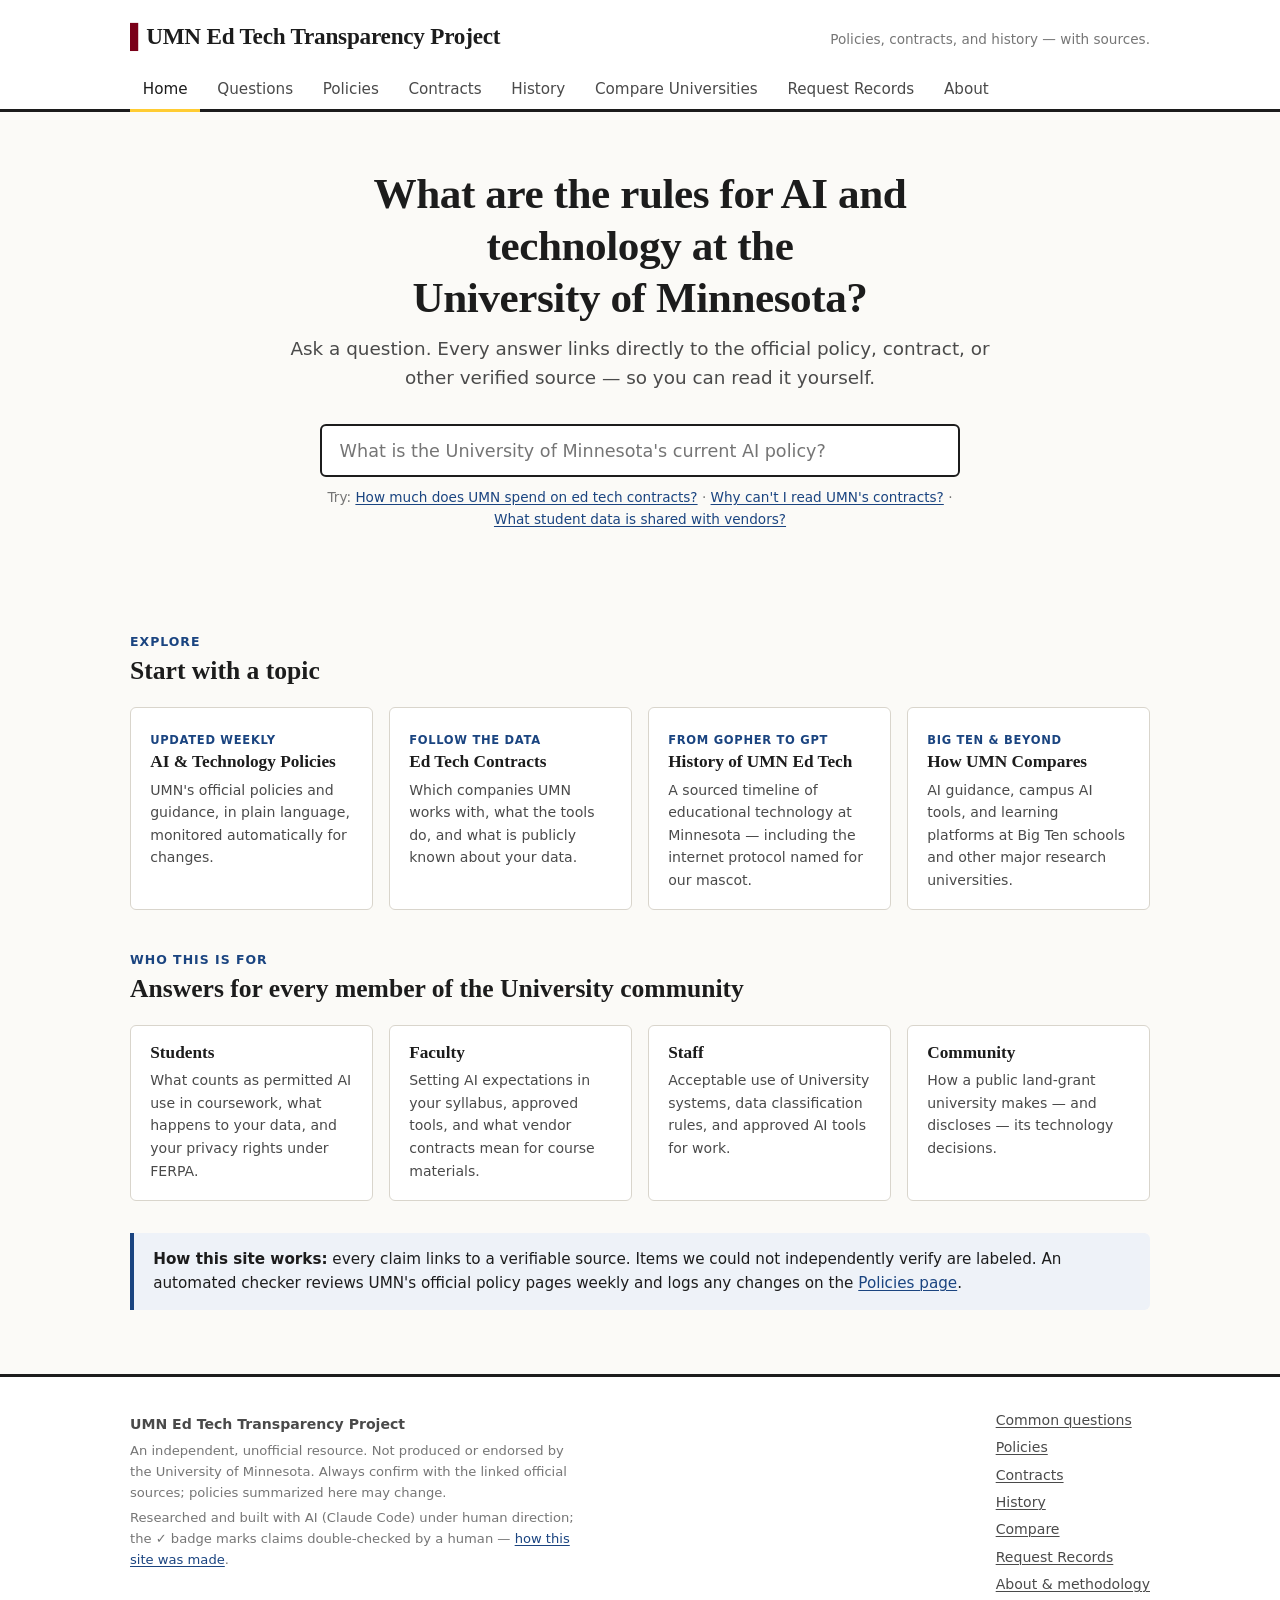
<file: index.html>
<!DOCTYPE html>
<html lang="en">
<head>
<meta charset="utf-8">
<meta name="viewport" content="width=device-width, initial-scale=1">
<title>UMN Ed Tech Transparency Project</title>
<meta name="description" content="An independent guide to the University of Minnesota's AI and technology policies, its contracts with ed tech companies, and how UMN compares with peer universities.">
<link rel="icon" href="favicon.svg" type="image/svg+xml">
<link rel="stylesheet" href="css/style.css">
</head>
<body data-base=".">
<a class="skip-link" href="#main">Skip to content</a>

<header class="site-header">
  <div class="wrap">
    <div class="masthead">
      <a class="site-title" href="index.html"><span class="tick">▌</span>UMN Ed Tech Transparency Project</a>
      <span class="site-tagline">Policies, contracts, and history — with sources.</span>
    </div>
    <nav class="site-nav" aria-label="Main">
      <a href="index.html" aria-current="page">Home</a>
      <a href="faq.html">Questions</a>
      <a href="policies.html">Policies</a>
      <a href="contracts.html">Contracts</a>
      <a href="history.html">History</a>
      <a href="compare.html">Compare Universities</a>
      <a href="records-request.html">Request Records</a>
      <a href="about.html">About</a>
    </nav>
  </div>
</header>

<main id="main">
  <section class="hero">
    <div class="wrap">
      <h1>What are the rules for AI and technology at the University&nbsp;of&nbsp;Minnesota?</h1>
      <p class="lede">Ask a question. Every answer links directly to the official policy, contract,
      or other verified source — so you can read it yourself.</p>

      <div class="search-box">
        <label class="sr-only" for="q" style="position:absolute;left:-9999px">Search policies, contracts, and history</label>
        <input class="search-input" type="search" id="q" data-search-input
               placeholder="What is the University of Minnesota's current AI policy?" autocomplete="off">
        <div class="search-results" data-search-results hidden></div>
        <p class="search-hint">Try:
          <button data-example-q="How much does UMN spend on ed tech contracts?">How much does UMN spend on ed tech contracts?</button> ·
          <button data-example-q="Why can't I read UMN's contracts with tech companies?">Why can't I read UMN's contracts?</button> ·
          <button data-example-q="What student data does UMN share with ed tech vendors?">What student data is shared with vendors?</button>
        </p>
      </div>
    </div>
  </section>

  <div class="wrap">
    <p class="section-kicker">Explore</p>
    <h2>Start with a topic</h2>
    <div class="card-grid">
      <a class="card" href="policies.html">
        <span class="card-kicker">Updated weekly</span>
        <h3>AI &amp; Technology Policies</h3>
        <p>UMN's official policies and guidance, in plain language, monitored automatically for changes.</p>
      </a>
      <a class="card" href="contracts.html">
        <span class="card-kicker">Follow the data</span>
        <h3>Ed Tech Contracts</h3>
        <p>Which companies UMN works with, what the tools do, and what is publicly known about your data.</p>
      </a>
      <a class="card" href="history.html">
        <span class="card-kicker">From Gopher to GPT</span>
        <h3>History of UMN Ed Tech</h3>
        <p>A sourced timeline of educational technology at Minnesota — including the internet protocol named for our mascot.</p>
      </a>
      <a class="card" href="compare.html">
        <span class="card-kicker">Big Ten &amp; beyond</span>
        <h3>How UMN Compares</h3>
        <p>AI guidance, campus AI tools, and learning platforms at Big Ten schools and other major research universities.</p>
      </a>
    </div>

    <p class="section-kicker">Who this is for</p>
    <h2>Answers for every member of the University community</h2>
    <div class="card-grid">
      <a class="card" href="policies.html?audience=students"><h3>Students</h3><p>What counts as permitted AI use in coursework, what happens to your data, and your privacy rights under FERPA.</p></a>
      <a class="card" href="policies.html?audience=faculty"><h3>Faculty</h3><p>Setting AI expectations in your syllabus, approved tools, and what vendor contracts mean for course materials.</p></a>
      <a class="card" href="policies.html?audience=staff"><h3>Staff</h3><p>Acceptable use of University systems, data classification rules, and approved AI tools for work.</p></a>
      <a class="card" href="policies.html?audience=community"><h3>Community</h3><p>How a public land-grant university makes — and discloses — its technology decisions.</p></a>
    </div>

    <div class="lead-banner">
      <strong>How this site works:</strong> every claim links to a verifiable source. Items we could not
      independently verify are labeled. An automated checker reviews UMN's official policy pages weekly
      and logs any changes on the <a href="policies.html">Policies page</a>.
    </div>
  </div>
</main>

<footer class="site-footer">
  <div class="wrap">
    <div>
      <p><strong>UMN Ed Tech Transparency Project</strong></p>
      <p class="disclaimer">An independent, unofficial resource. Not produced or endorsed by the
      University of Minnesota. Always confirm with the linked official sources; policies summarized
      here may change.</p>
      <p class="disclaimer">Researched and built with AI (Claude Code) under human direction;
      the ✓ badge marks claims double-checked by a human —
      <a href="about.html#how-made">how this site was made</a>.</p>
    </div>
    <nav aria-label="Footer">
      <a href="faq.html">Common questions</a>
      <a href="policies.html">Policies</a>
      <a href="contracts.html">Contracts</a>
      <a href="history.html">History</a>
      <a href="compare.html">Compare</a>
      <a href="records-request.html">Request Records</a>
      <a href="about.html">About &amp; methodology</a>
    </nav>
  </div>
</footer>

<script src="js/search.js"></script>
<script src="js/site.js"></script>
</body>
</html>
</file>
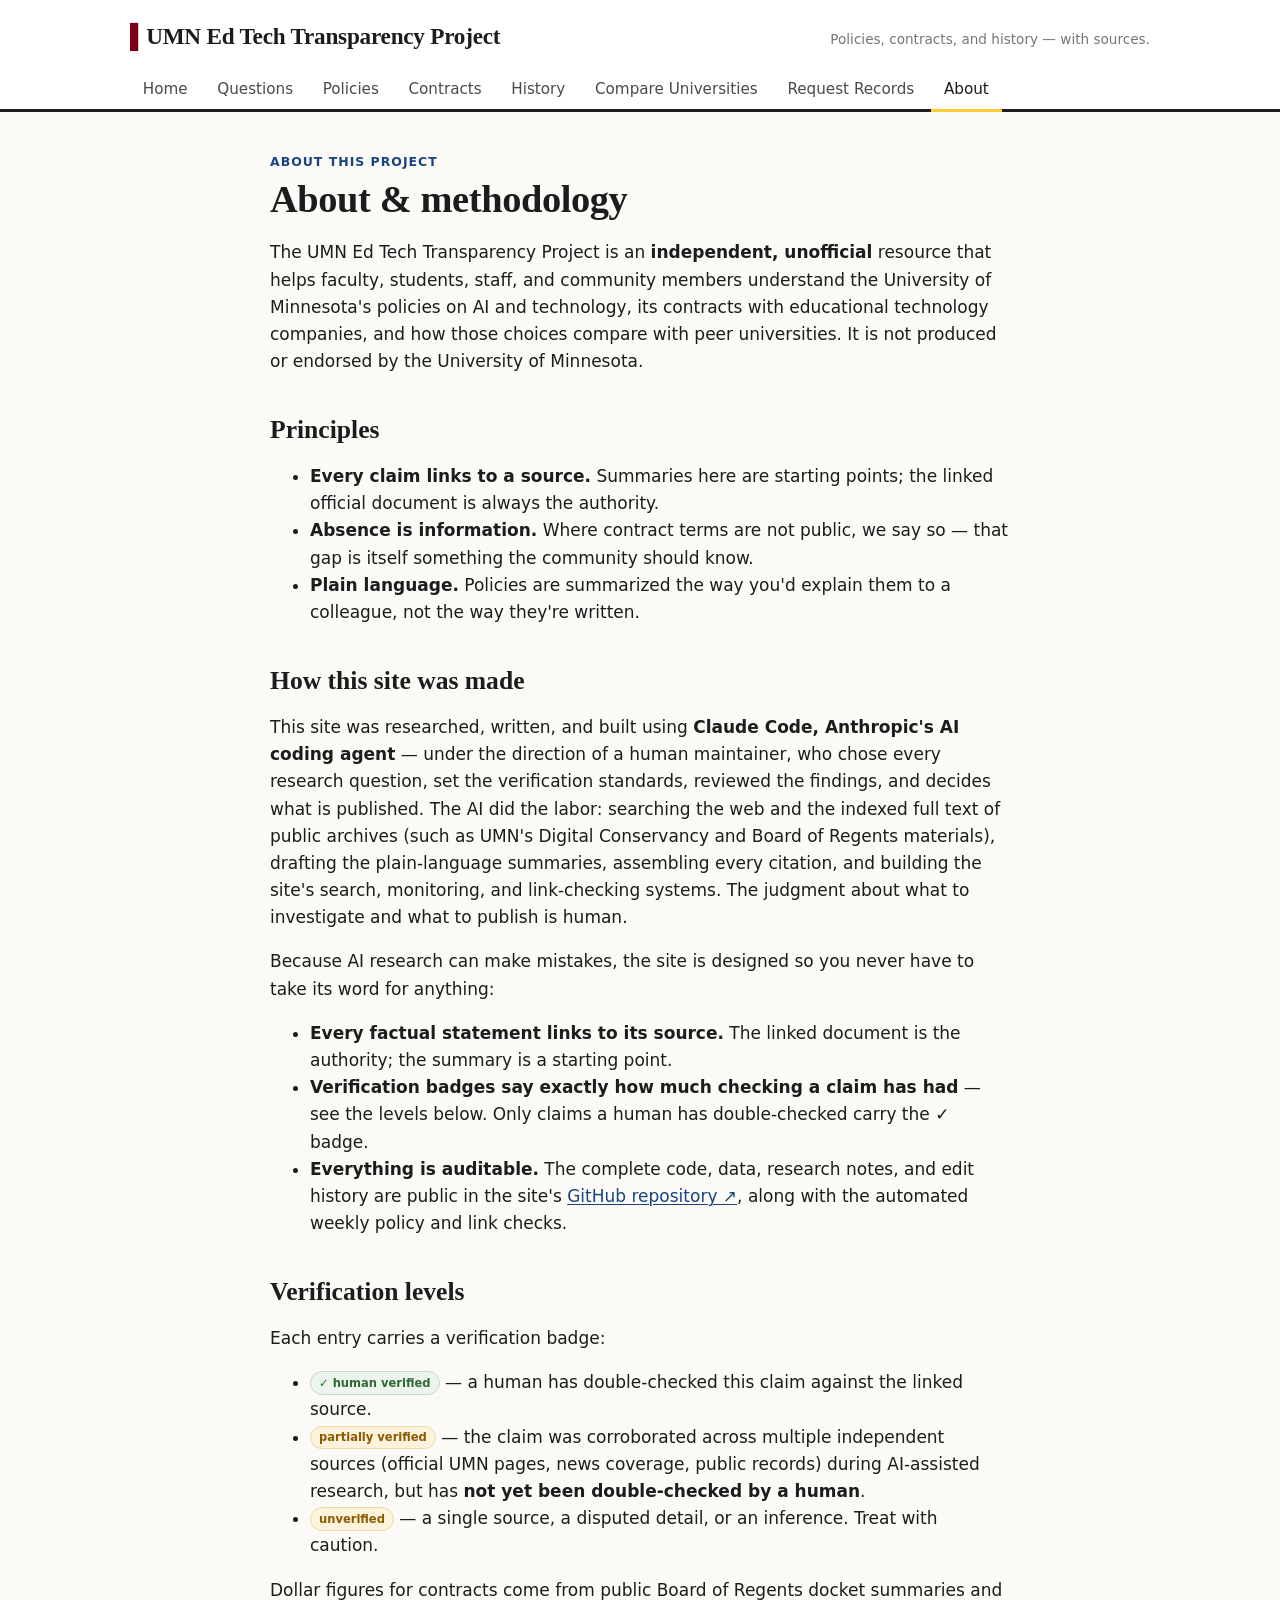
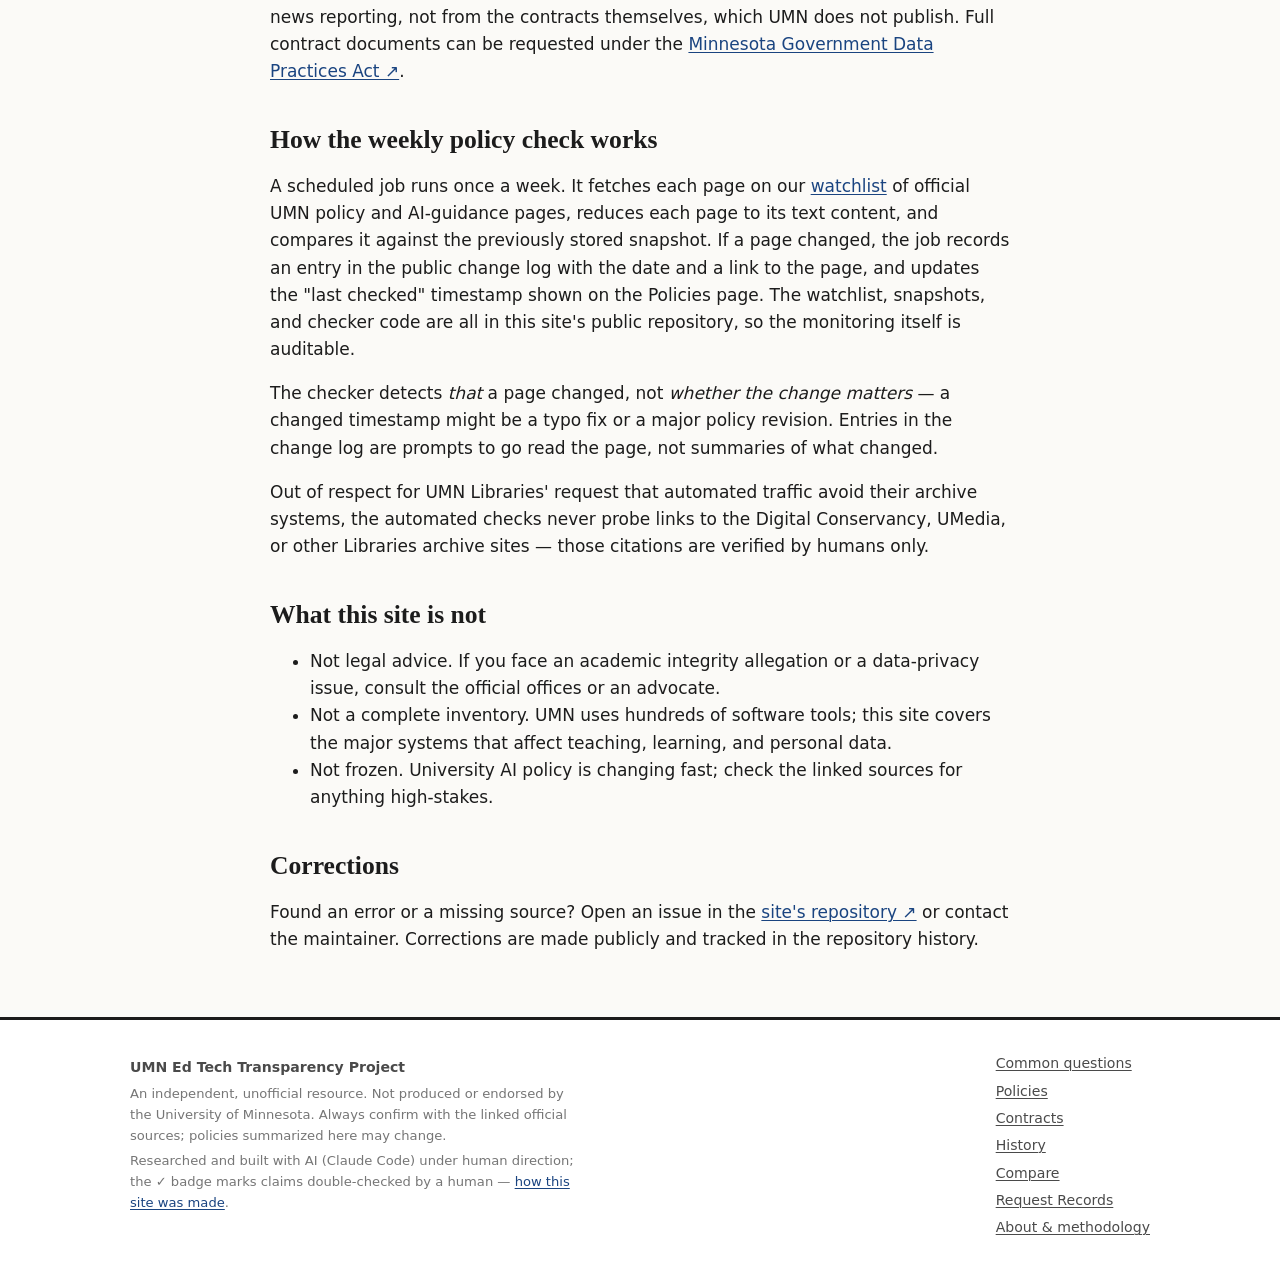
<file: about.html>
<!DOCTYPE html>
<html lang="en">
<head>
<meta charset="utf-8">
<meta name="viewport" content="width=device-width, initial-scale=1">
<title>About &amp; Methodology — UMN Ed Tech Transparency Project</title>
<meta name="description" content="What this site is, how its information is verified, and how the weekly automated policy checker works.">
<link rel="icon" href="favicon.svg" type="image/svg+xml">
<link rel="stylesheet" href="css/style.css">
</head>
<body data-base=".">
<a class="skip-link" href="#main">Skip to content</a>

<header class="site-header">
  <div class="wrap">
    <div class="masthead">
      <a class="site-title" href="index.html"><span class="tick">▌</span>UMN Ed Tech Transparency Project</a>
      <span class="site-tagline">Policies, contracts, and history — with sources.</span>
    </div>
    <nav class="site-nav" aria-label="Main">
      <a href="index.html">Home</a>
      <a href="faq.html">Questions</a>
      <a href="policies.html">Policies</a>
      <a href="contracts.html">Contracts</a>
      <a href="history.html">History</a>
      <a href="compare.html">Compare Universities</a>
      <a href="records-request.html">Request Records</a>
      <a href="about.html" aria-current="page">About</a>
    </nav>
  </div>
</header>

<main class="wrap-narrow" id="main">
  <p class="section-kicker">About this project</p>
  <h1>About &amp; methodology</h1>

  <p>The UMN Ed Tech Transparency Project is an <strong>independent, unofficial</strong> resource
  that helps faculty, students, staff, and community members understand the University of
  Minnesota's policies on AI and technology, its contracts with educational technology companies,
  and how those choices compare with peer universities. It is not produced or endorsed by the
  University of Minnesota.</p>

  <h2>Principles</h2>
  <ul>
    <li><strong>Every claim links to a source.</strong> Summaries here are starting points; the
    linked official document is always the authority.</li>
    <li><strong>Absence is information.</strong> Where contract terms are not public, we say so —
    that gap is itself something the community should know.</li>
    <li><strong>Plain language.</strong> Policies are summarized the way you'd explain them to a
    colleague, not the way they're written.</li>
  </ul>

  <h2 id="how-made">How this site was made</h2>
  <p>This site was researched, written, and built using <strong>Claude Code, Anthropic's AI coding
  agent</strong> — under the direction of a human maintainer, who chose every research question,
  set the verification standards, reviewed the findings, and decides what is published. The AI did
  the labor: searching the web and the indexed full text of public archives (such as UMN's Digital
  Conservancy and Board of Regents materials), drafting the plain-language summaries, assembling
  every citation, and building the site's search, monitoring, and link-checking systems. The
  judgment about what to investigate and what to publish is human.</p>
  <p>Because AI research can make mistakes, the site is designed so you never have to take its
  word for anything:</p>
  <ul>
    <li><strong>Every factual statement links to its source.</strong> The linked document is the
    authority; the summary is a starting point.</li>
    <li><strong>Verification badges say exactly how much checking a claim has had</strong> — see
    the levels below. Only claims a human has double-checked carry the ✓ badge.</li>
    <li><strong>Everything is auditable.</strong> The complete code, data, research notes, and
    edit history are public in the site's
    <a href="https://github.com/kgerbner/UMNEdTech" target="_blank" rel="noopener">GitHub
    repository ↗</a>, along with the automated weekly policy and link checks.</li>
  </ul>

  <h2>Verification levels</h2>
  <p>Each entry carries a verification badge:</p>
  <ul>
    <li><span class="badge badge-verified">✓ human verified</span> — a human has double-checked
    this claim against the linked source.</li>
    <li><span class="badge badge-unverified">partially verified</span> — the claim was corroborated
    across multiple independent sources (official UMN pages, news coverage, public records) during
    AI-assisted research, but has <strong>not yet been double-checked by a human</strong>.</li>
    <li><span class="badge badge-unverified">unverified</span> — a single source, a disputed
    detail, or an inference. Treat with caution.</li>
  </ul>
  <p>Dollar figures for contracts come from public Board of Regents docket summaries and news
  reporting, not from the contracts themselves, which UMN does not publish. Full contract documents
  can be requested under the
  <a href="https://www.revisor.mn.gov/statutes/cite/13" target="_blank" rel="noopener">Minnesota
  Government Data Practices Act ↗</a>.</p>

  <h2>How the weekly policy check works</h2>
  <p>A scheduled job runs once a week. It fetches each page on our
  <a href="policies.html">watchlist</a> of official UMN policy and AI-guidance pages, reduces each
  page to its text content, and compares it against the previously stored snapshot. If a page
  changed, the job records an entry in the public change log with the date and a link to the page,
  and updates the "last checked" timestamp shown on the Policies page. The watchlist, snapshots,
  and checker code are all in this site's public repository, so the monitoring itself is auditable.</p>
  <p>The checker detects <em>that</em> a page changed, not <em>whether the change matters</em> —
  a changed timestamp might be a typo fix or a major policy revision. Entries in the change log are
  prompts to go read the page, not summaries of what changed.</p>
  <p>Out of respect for UMN Libraries' request that automated traffic avoid their archive systems,
  the automated checks never probe links to the Digital Conservancy, UMedia, or other Libraries
  archive sites — those citations are verified by humans only.</p>

  <h2>What this site is not</h2>
  <ul>
    <li>Not legal advice. If you face an academic integrity allegation or a data-privacy issue,
    consult the official offices or an advocate.</li>
    <li>Not a complete inventory. UMN uses hundreds of software tools; this site covers the major
    systems that affect teaching, learning, and personal data.</li>
    <li>Not frozen. University AI policy is changing fast; check the linked sources for anything
    high-stakes.</li>
  </ul>

  <h2>Corrections</h2>
  <p>Found an error or a missing source? Open an issue in the
  <a href="https://github.com/kgerbner/UMNEdTech/issues" target="_blank" rel="noopener">site's
  repository ↗</a> or contact the maintainer. Corrections are made publicly and tracked in the
  repository history.</p>
</main>

<footer class="site-footer">
  <div class="wrap">
    <div>
      <p><strong>UMN Ed Tech Transparency Project</strong></p>
      <p class="disclaimer">An independent, unofficial resource. Not produced or endorsed by the
      University of Minnesota. Always confirm with the linked official sources; policies summarized
      here may change.</p>
      <p class="disclaimer">Researched and built with AI (Claude Code) under human direction;
      the ✓ badge marks claims double-checked by a human —
      <a href="about.html#how-made">how this site was made</a>.</p>
    </div>
    <nav aria-label="Footer">
      <a href="faq.html">Common questions</a>
      <a href="policies.html">Policies</a>
      <a href="contracts.html">Contracts</a>
      <a href="history.html">History</a>
      <a href="compare.html">Compare</a>
      <a href="records-request.html">Request Records</a>
      <a href="about.html">About &amp; methodology</a>
    </nav>
  </div>
</footer>

<script src="js/search.js"></script>
<script src="js/site.js"></script>
</body>
</html>
</file>
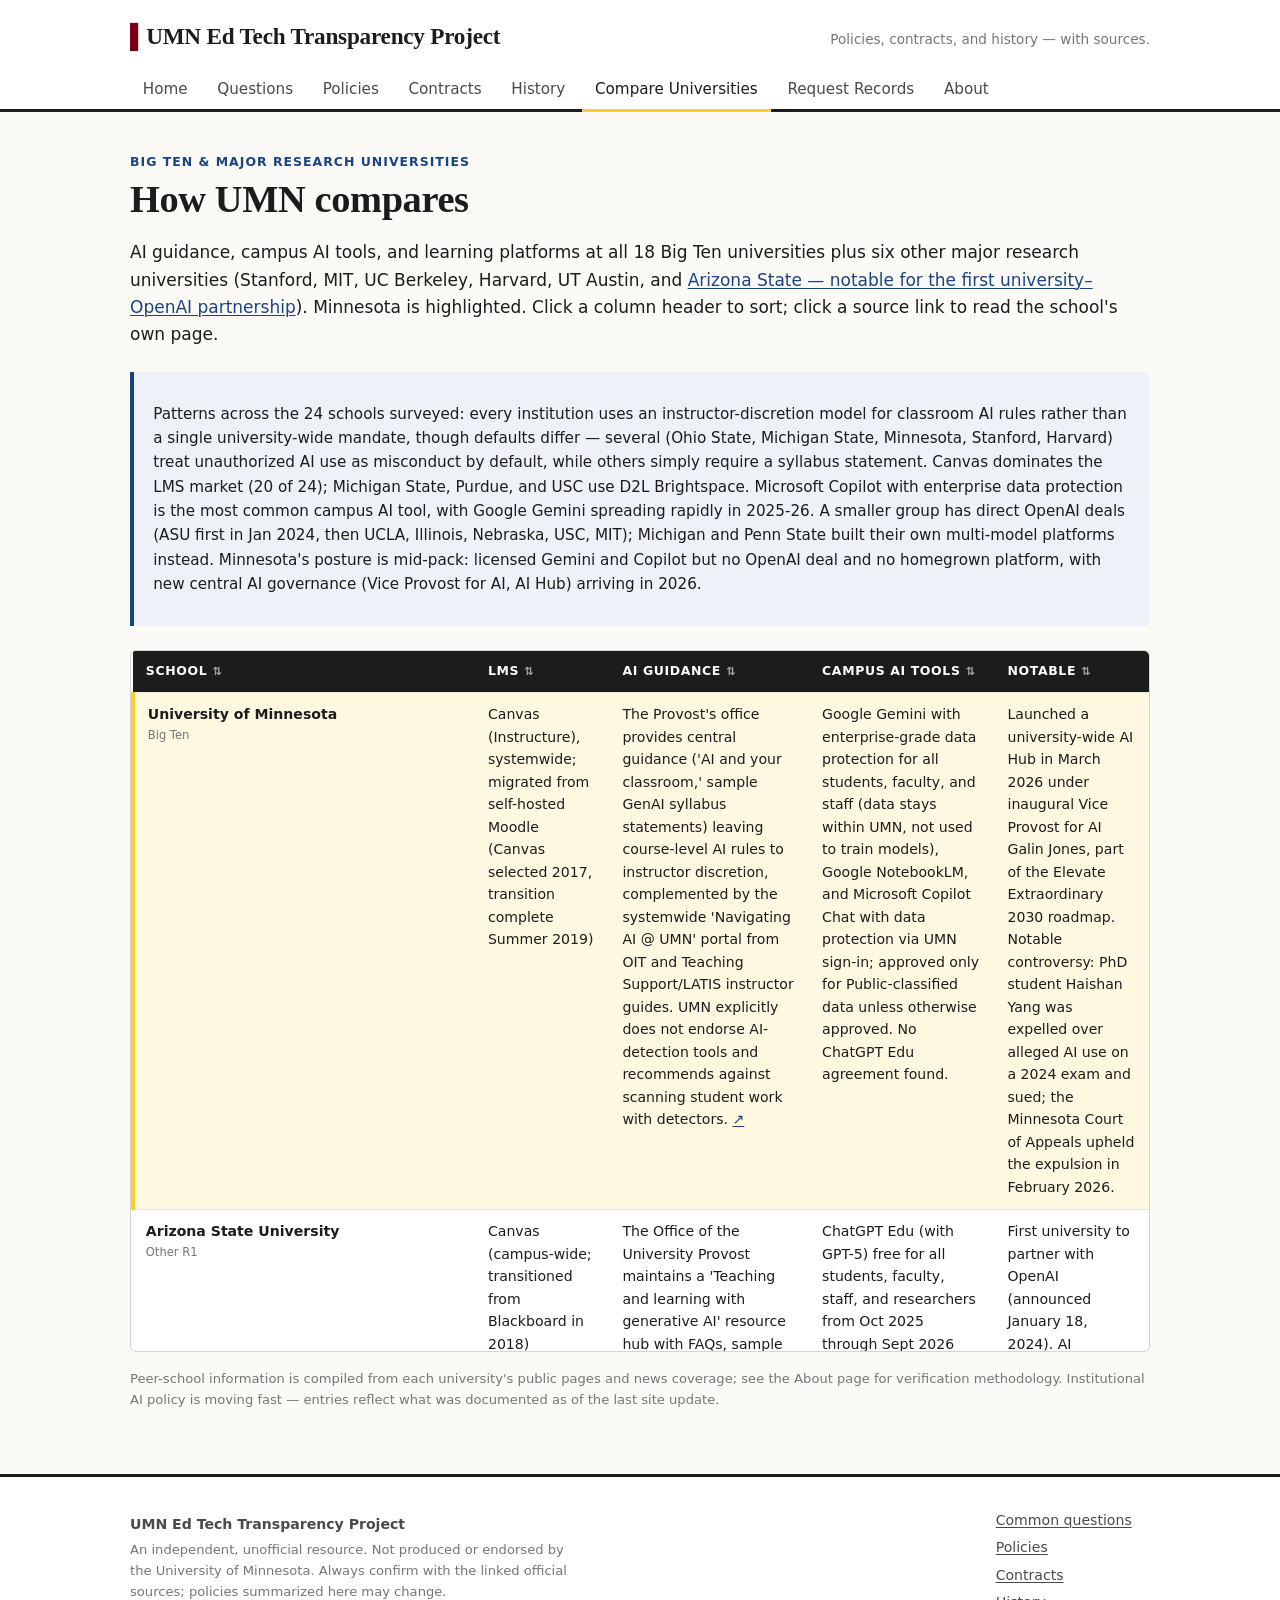
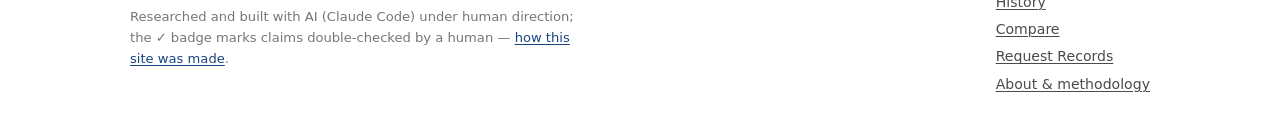
<file: compare.html>
<!DOCTYPE html>
<html lang="en">
<head>
<meta charset="utf-8">
<meta name="viewport" content="width=device-width, initial-scale=1">
<title>How UMN Compares — UMN Ed Tech Transparency Project</title>
<meta name="description" content="How the University of Minnesota's AI and ed tech policies compare with the Big Ten and other major research universities.">
<link rel="icon" href="favicon.svg" type="image/svg+xml">
<link rel="stylesheet" href="css/style.css">
</head>
<body data-base=".">
<a class="skip-link" href="#main">Skip to content</a>

<header class="site-header">
  <div class="wrap">
    <div class="masthead">
      <a class="site-title" href="index.html"><span class="tick">▌</span>UMN Ed Tech Transparency Project</a>
      <span class="site-tagline">Policies, contracts, and history — with sources.</span>
    </div>
    <nav class="site-nav" aria-label="Main">
      <a href="index.html">Home</a>
      <a href="faq.html">Questions</a>
      <a href="policies.html">Policies</a>
      <a href="contracts.html">Contracts</a>
      <a href="history.html">History</a>
      <a href="compare.html" aria-current="page">Compare Universities</a>
      <a href="records-request.html">Request Records</a>
      <a href="about.html">About</a>
    </nav>
  </div>
</header>

<main class="wrap" id="main">
  <p class="section-kicker">Big Ten &amp; major research universities</p>
  <h1>How UMN compares</h1>
  <p>AI guidance, campus AI tools, and learning platforms at all 18 Big Ten universities plus six
  other major research universities (Stanford, MIT, UC Berkeley, Harvard, UT Austin, and
  <a href="#arizona-state">Arizona State — notable for the first university–OpenAI partnership</a>).
  Minnesota is highlighted.
  Click a column header to sort; click a source link to read the school's own page.</p>

  <div class="lead-banner" id="compare-notes"><p>Loading…</p></div>

  <div class="table-scroll">
    <table class="compare">
      <thead>
        <tr>
          <th>School <span class="sort-arrow">⇅</span></th>
          <th>LMS <span class="sort-arrow">⇅</span></th>
          <th>AI guidance <span class="sort-arrow">⇅</span></th>
          <th>Campus AI tools <span class="sort-arrow">⇅</span></th>
          <th>Notable <span class="sort-arrow">⇅</span></th>
          <th>Sources</th>
        </tr>
      </thead>
      <tbody id="compare-body">
        <tr><td colspan="6" class="loading">Loading comparison data…</td></tr>
      </tbody>
    </table>
  </div>

  <p class="disclaimer" style="margin-top:1rem">Peer-school information is compiled from each
  university's public pages and news coverage; see the About page for verification methodology.
  Institutional AI policy is moving fast — entries reflect what was documented as of the last
  site update.</p>
</main>

<footer class="site-footer">
  <div class="wrap">
    <div>
      <p><strong>UMN Ed Tech Transparency Project</strong></p>
      <p class="disclaimer">An independent, unofficial resource. Not produced or endorsed by the
      University of Minnesota. Always confirm with the linked official sources; policies summarized
      here may change.</p>
      <p class="disclaimer">Researched and built with AI (Claude Code) under human direction;
      the ✓ badge marks claims double-checked by a human —
      <a href="about.html#how-made">how this site was made</a>.</p>
    </div>
    <nav aria-label="Footer">
      <a href="faq.html">Common questions</a>
      <a href="policies.html">Policies</a>
      <a href="contracts.html">Contracts</a>
      <a href="history.html">History</a>
      <a href="compare.html">Compare</a>
      <a href="records-request.html">Request Records</a>
      <a href="about.html">About &amp; methodology</a>
    </nav>
  </div>
</footer>

<script src="js/search.js"></script>
<script src="js/site.js"></script>
</body>
</html>
</file>
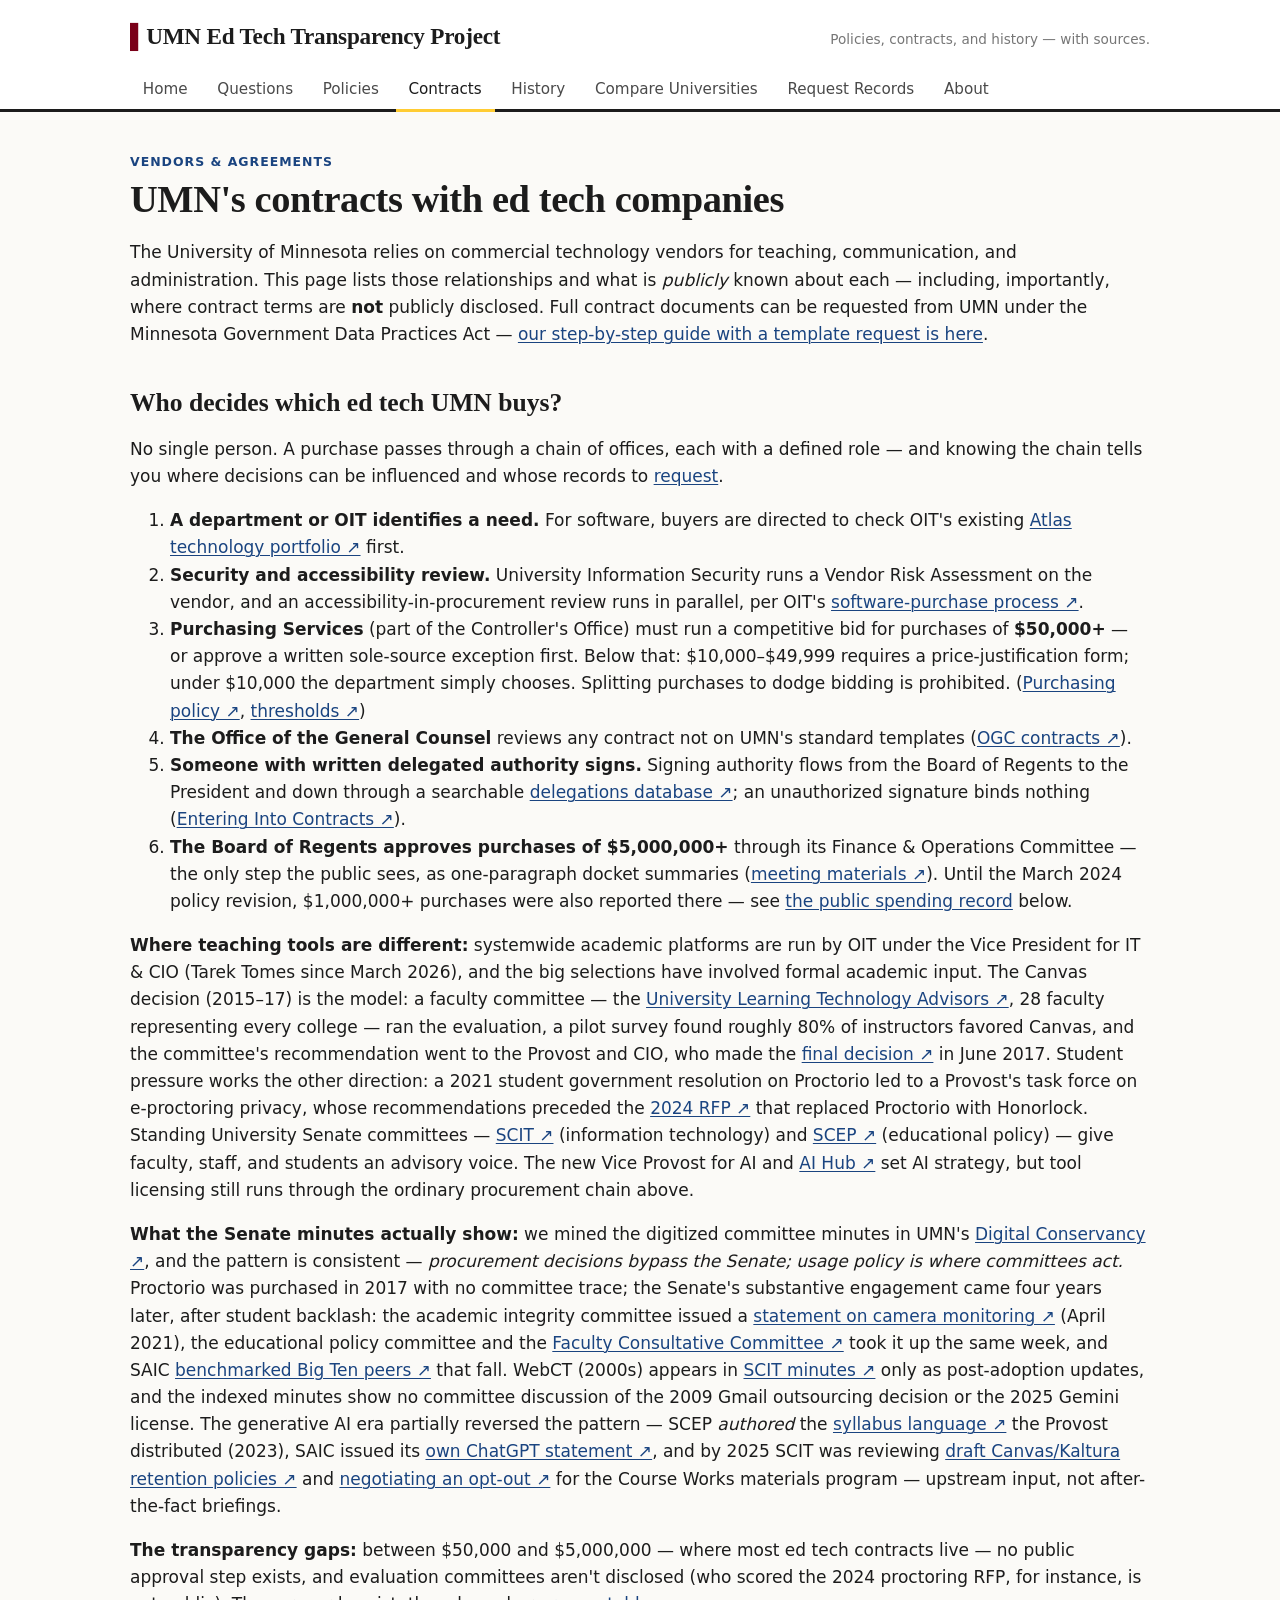
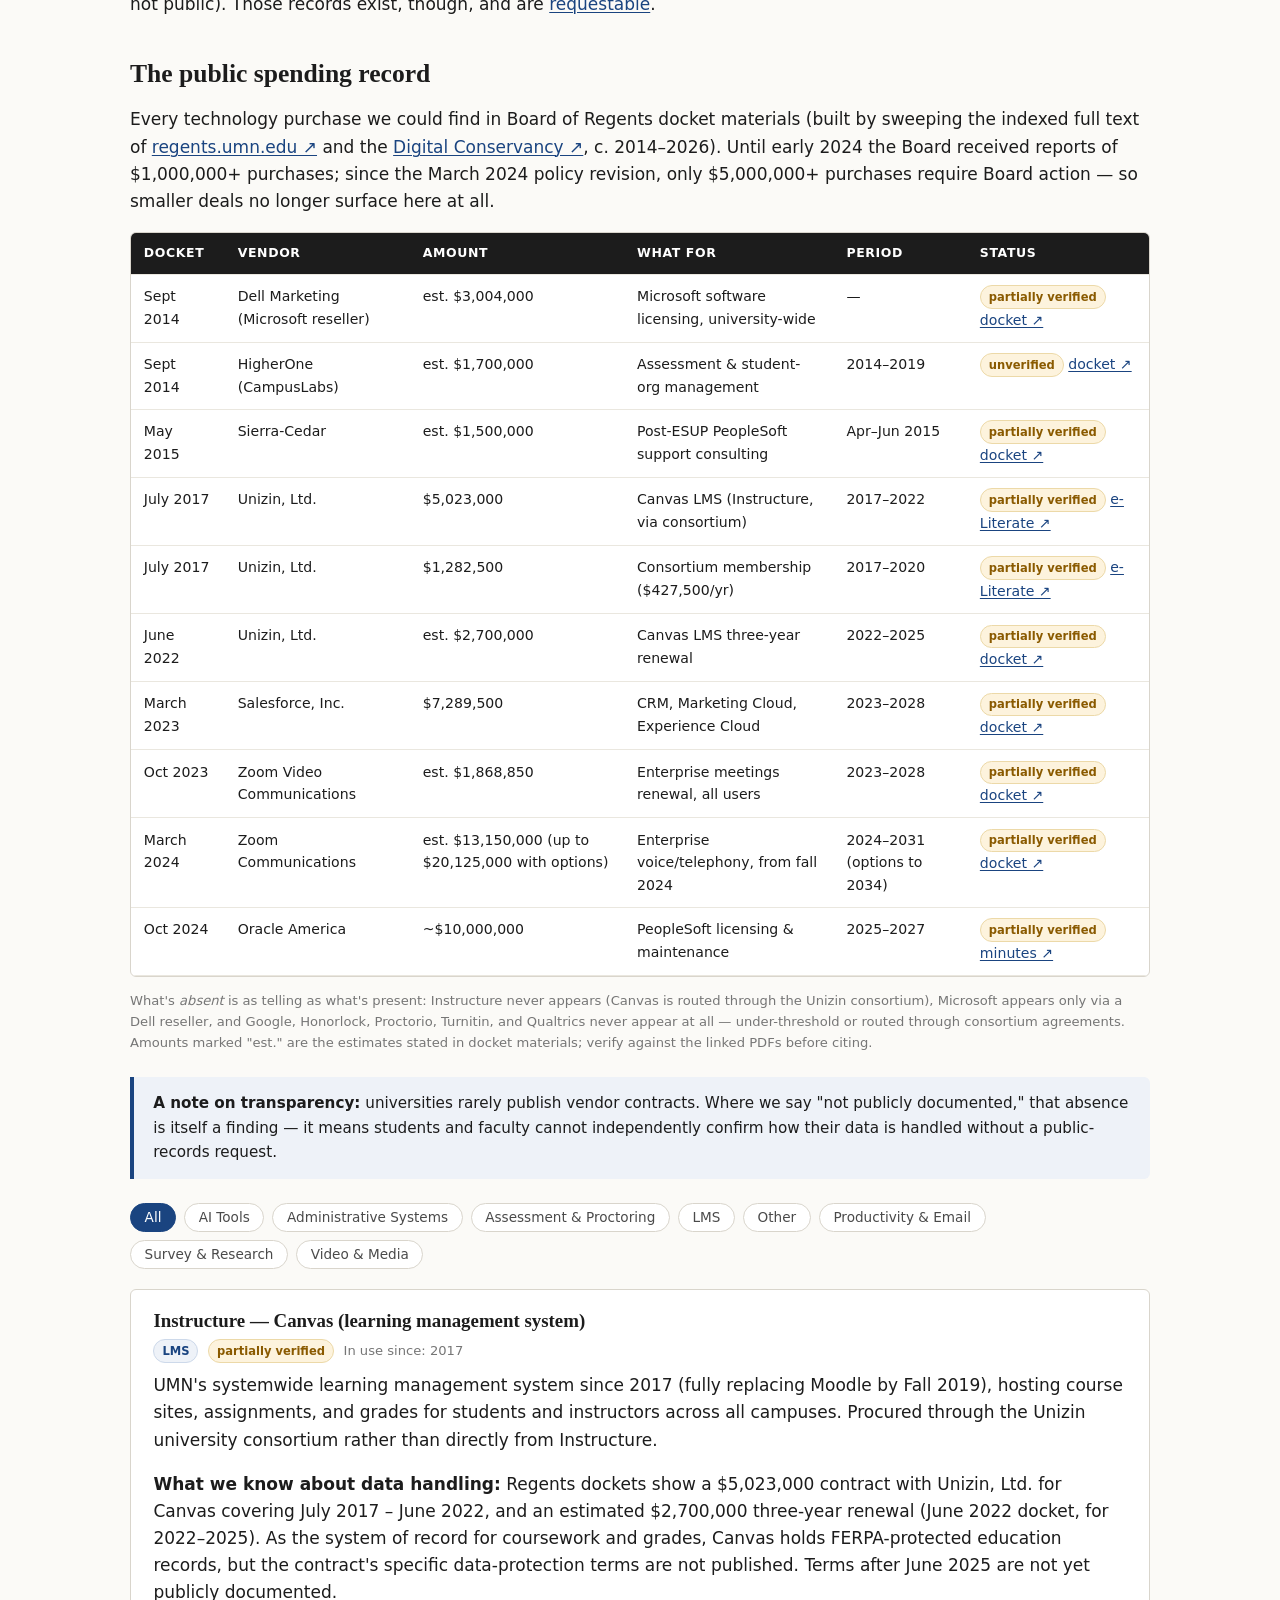
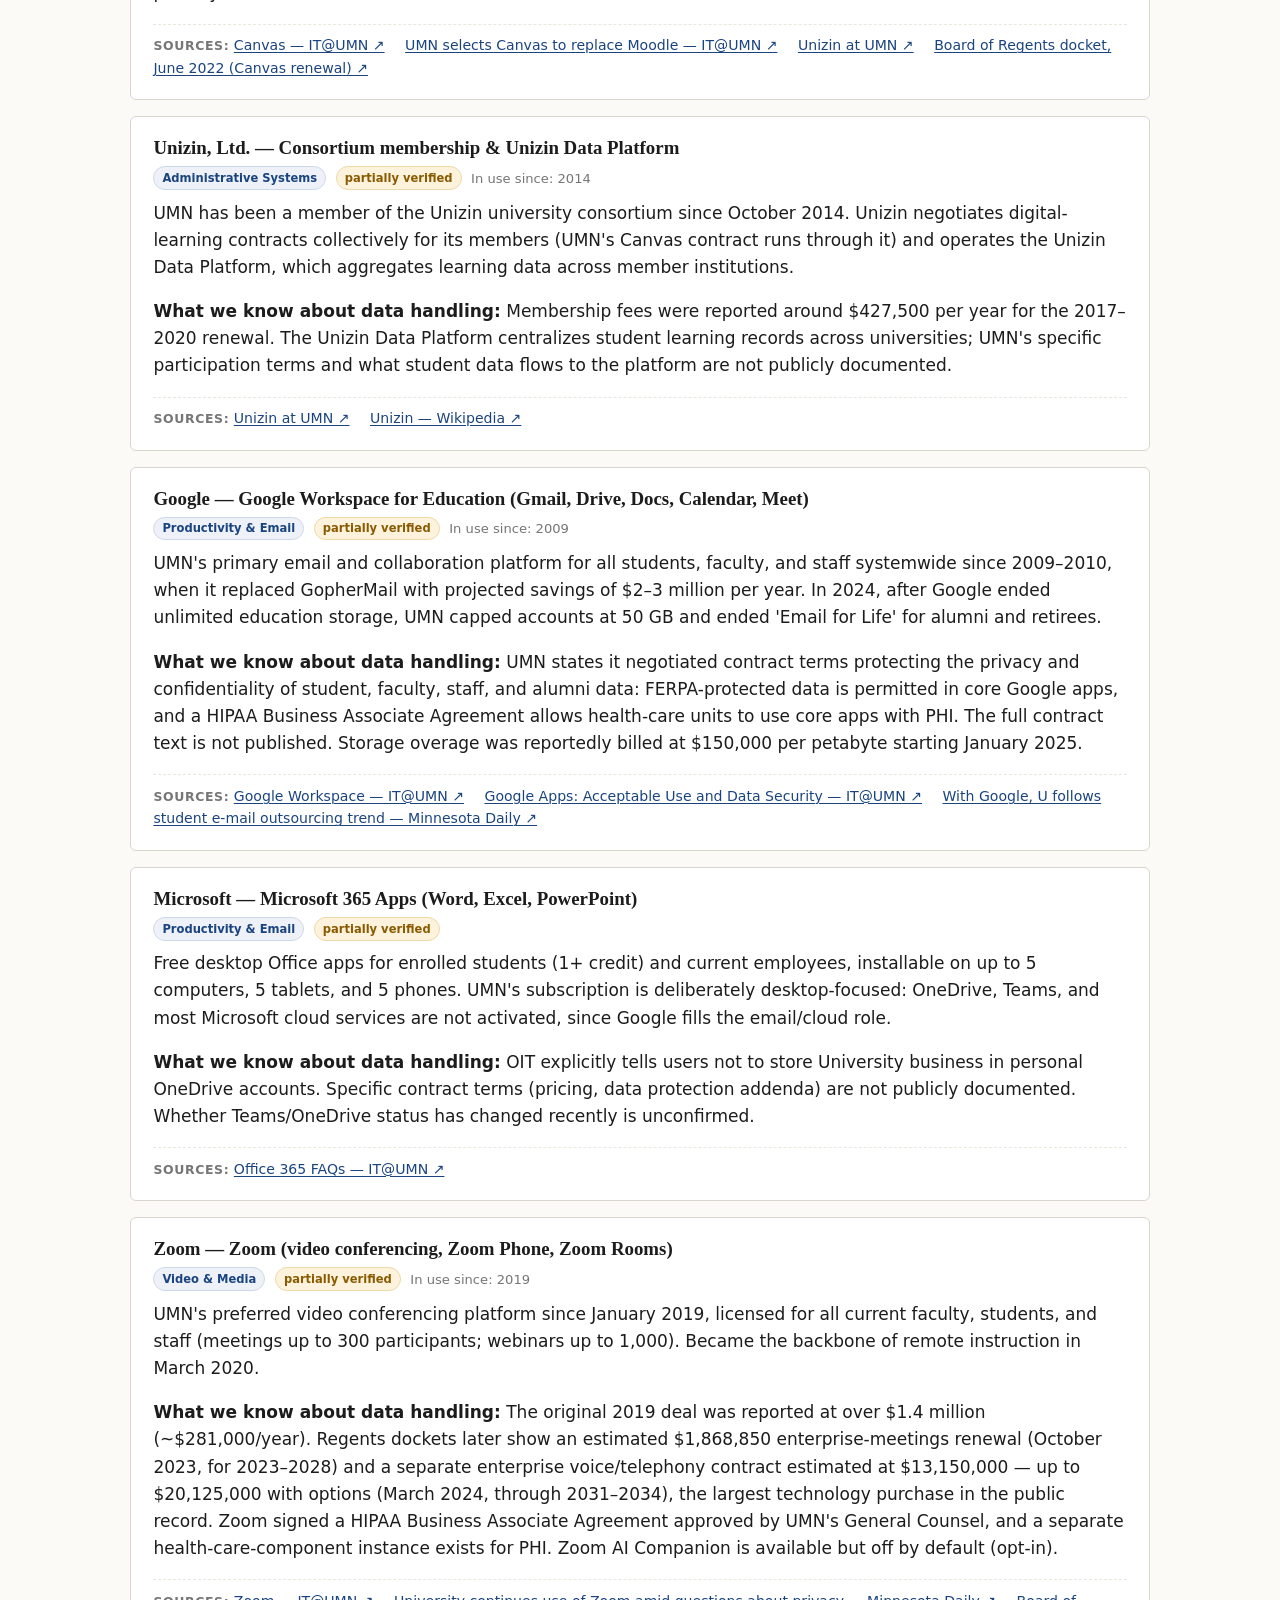
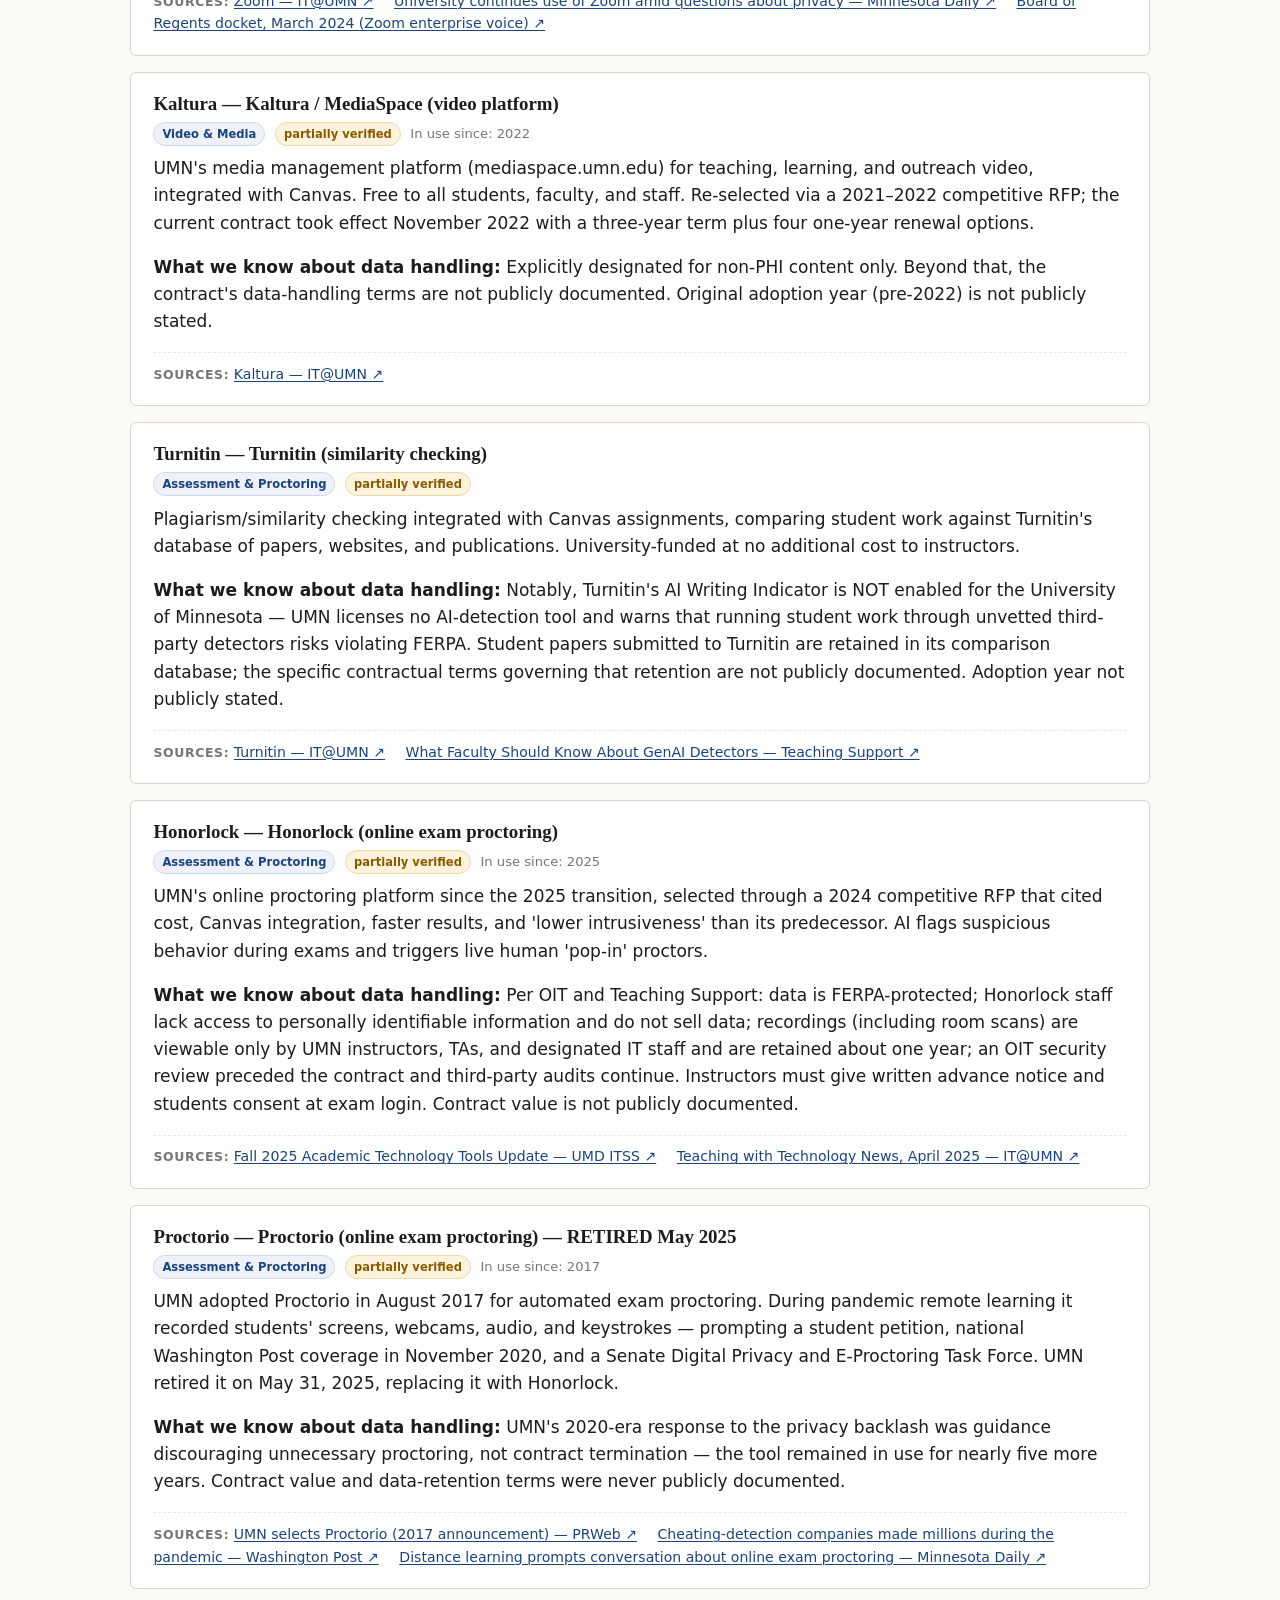
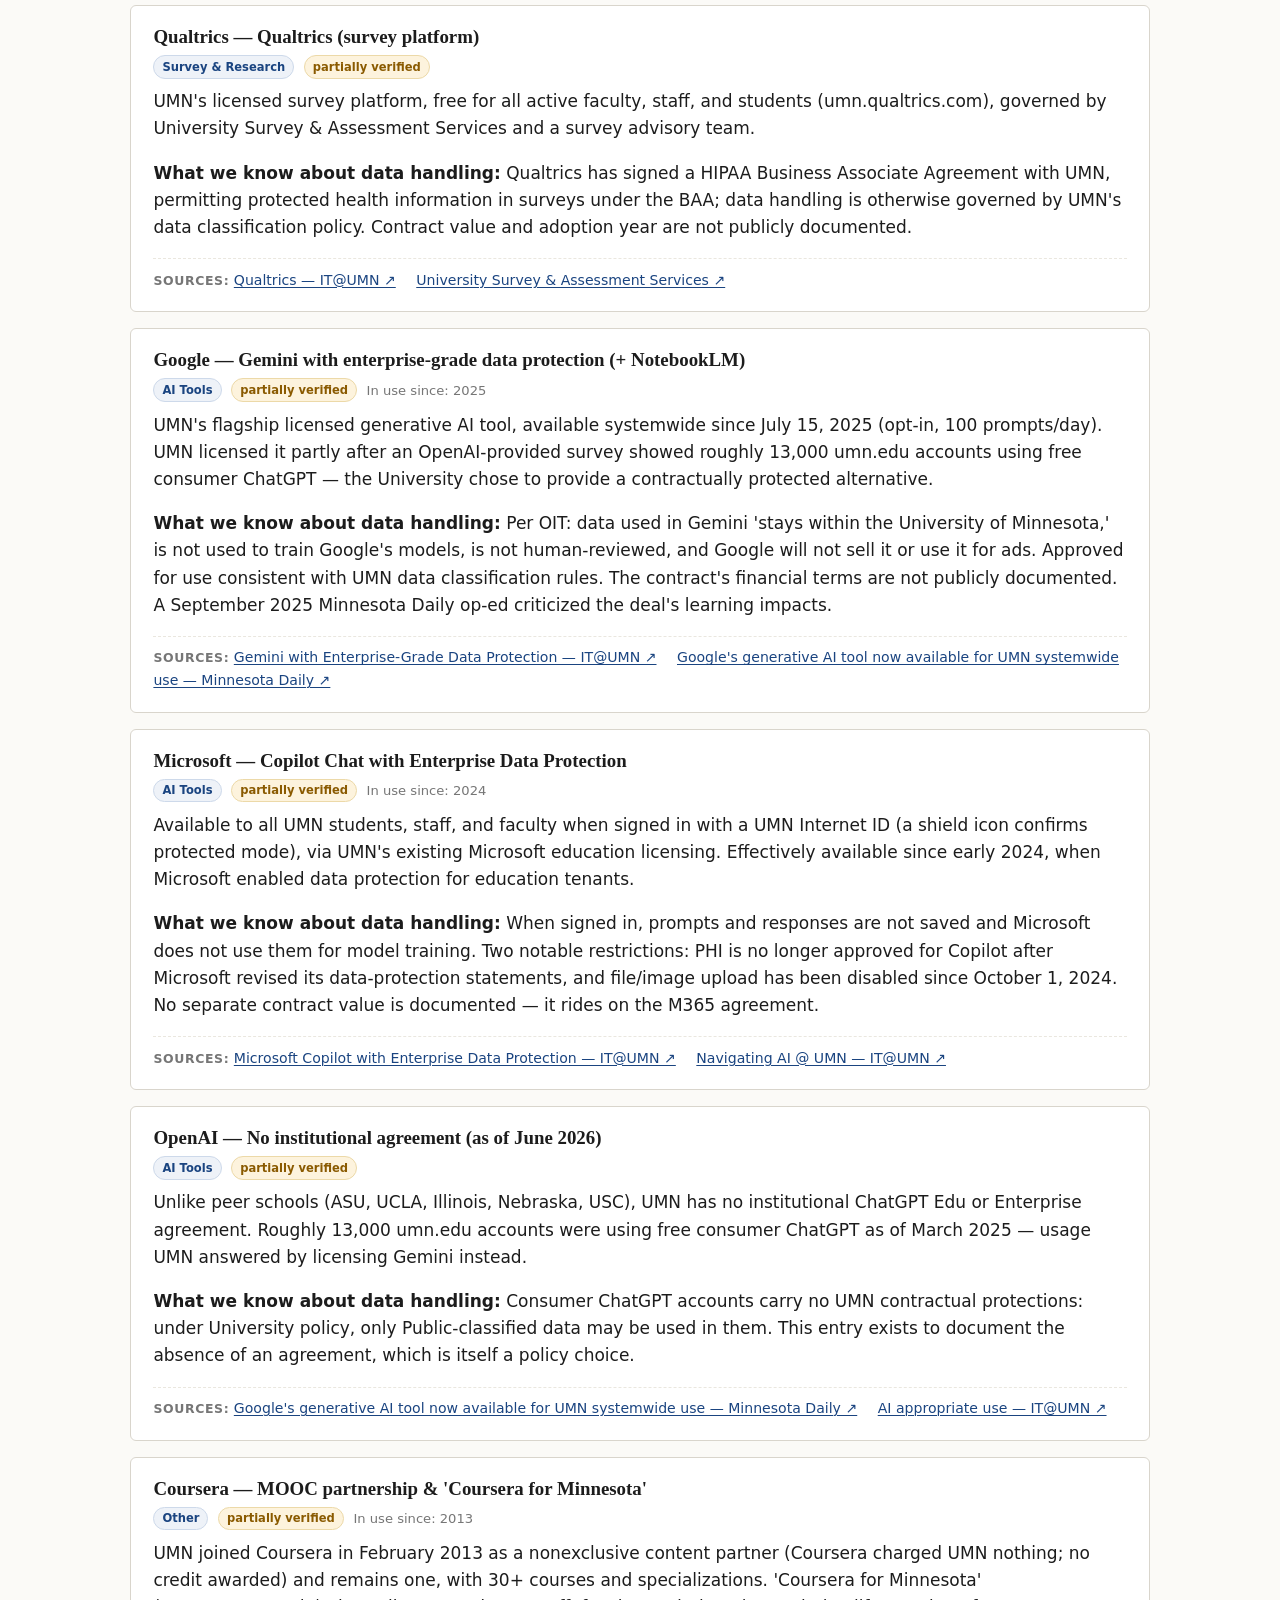
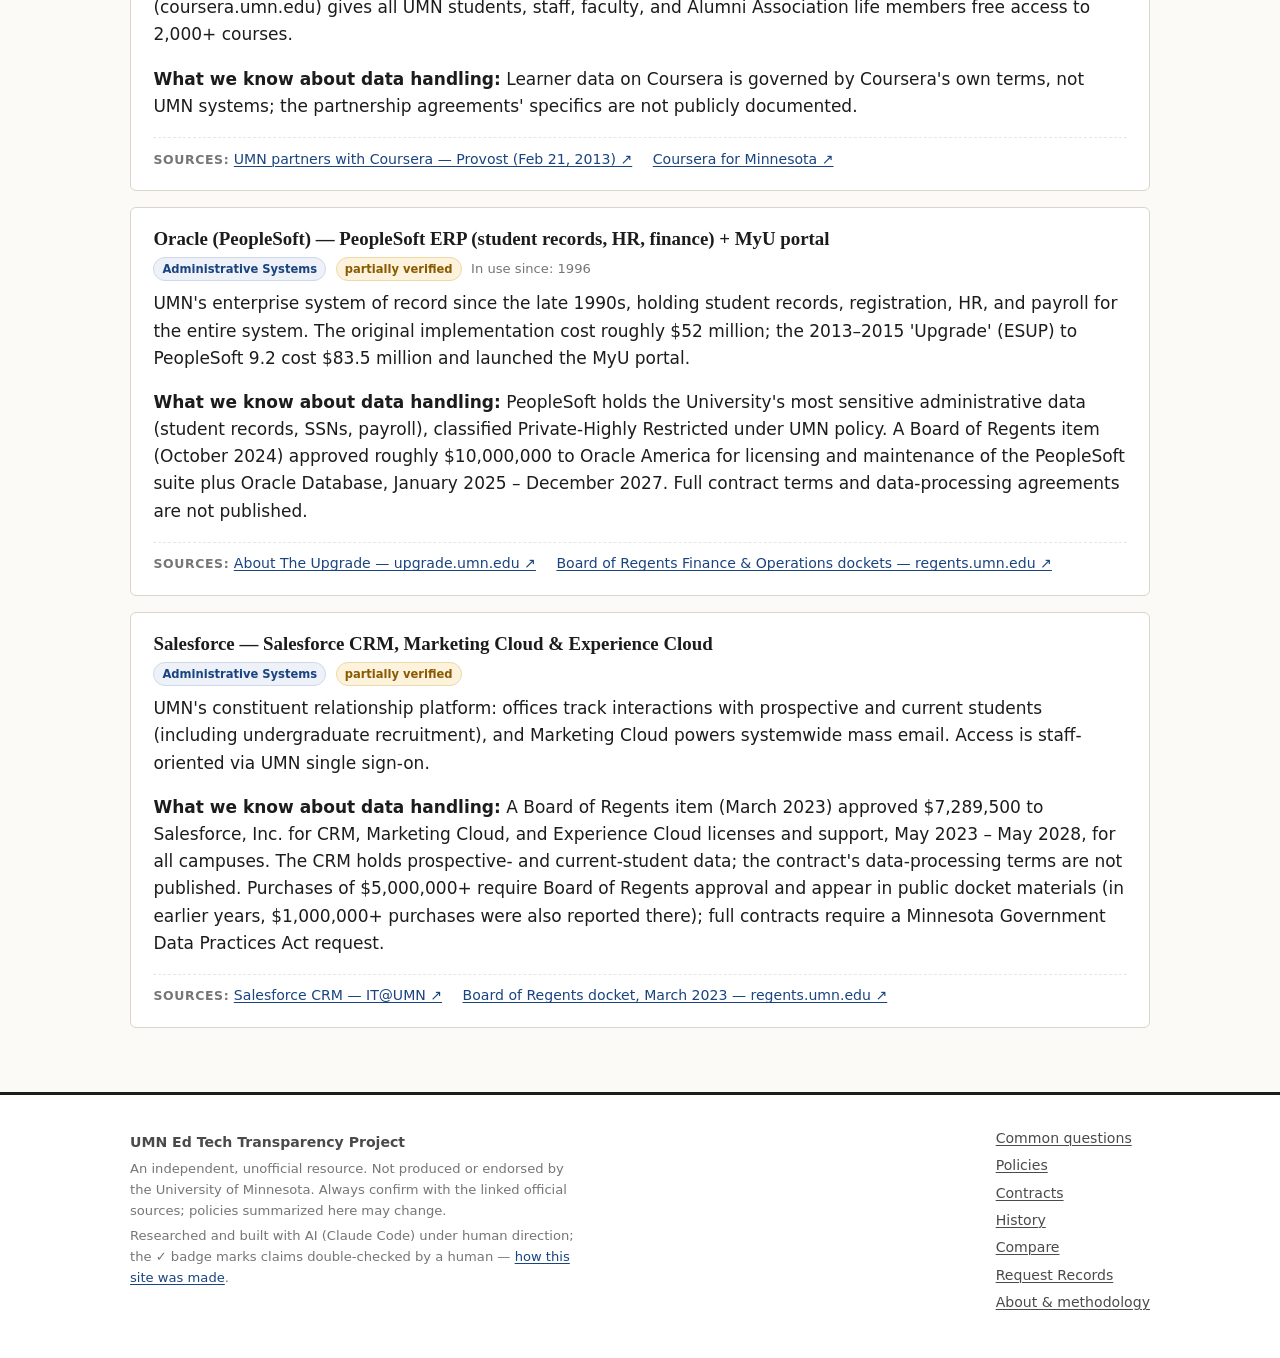
<file: contracts.html>
<!DOCTYPE html>
<html lang="en">
<head>
<meta charset="utf-8">
<meta name="viewport" content="width=device-width, initial-scale=1">
<title>Ed Tech Contracts — UMN Ed Tech Transparency Project</title>
<meta name="description" content="The University of Minnesota's relationships with educational technology vendors — what each tool does, who uses it, and what is publicly known about data handling.">
<link rel="icon" href="favicon.svg" type="image/svg+xml">
<link rel="stylesheet" href="css/style.css">
</head>
<body data-base=".">
<a class="skip-link" href="#main">Skip to content</a>

<header class="site-header">
  <div class="wrap">
    <div class="masthead">
      <a class="site-title" href="index.html"><span class="tick">▌</span>UMN Ed Tech Transparency Project</a>
      <span class="site-tagline">Policies, contracts, and history — with sources.</span>
    </div>
    <nav class="site-nav" aria-label="Main">
      <a href="index.html">Home</a>
      <a href="faq.html">Questions</a>
      <a href="policies.html">Policies</a>
      <a href="contracts.html" aria-current="page">Contracts</a>
      <a href="history.html">History</a>
      <a href="compare.html">Compare Universities</a>
      <a href="records-request.html">Request Records</a>
      <a href="about.html">About</a>
    </nav>
  </div>
</header>

<main class="wrap" id="main">
  <p class="section-kicker">Vendors &amp; agreements</p>
  <h1>UMN's contracts with ed tech companies</h1>
  <p>The University of Minnesota relies on commercial technology vendors for teaching, communication,
  and administration. This page lists those relationships and what is <em>publicly</em> known about
  each — including, importantly, where contract terms are <strong>not</strong> publicly disclosed.
  Full contract documents can be requested from UMN under the Minnesota Government Data Practices
  Act — <a href="records-request.html">our step-by-step guide with a template request is here</a>.</p>

  <h2 id="who-decides">Who decides which ed tech UMN buys?</h2>
  <p>No single person. A purchase passes through a chain of offices, each with a defined role —
  and knowing the chain tells you where decisions can be influenced and whose records to
  <a href="records-request.html">request</a>.</p>
  <ol>
    <li><strong>A department or OIT identifies a need.</strong> For software, buyers are directed
    to check OIT's existing
    <a href="https://it.umn.edu/services-technologies/atlas" target="_blank" rel="noopener">Atlas
    technology portfolio ↗</a> first.</li>
    <li><strong>Security and accessibility review.</strong> University Information Security runs a
    Vendor Risk Assessment on the vendor, and an accessibility-in-procurement review runs in
    parallel, per OIT's
    <a href="https://it.umn.edu/services-technologies/self-help-guides/process-umn-software-purchases" target="_blank" rel="noopener">software-purchase
    process ↗</a>.</li>
    <li><strong>Purchasing Services</strong> (part of the Controller's Office) must run a
    competitive bid for purchases of <strong>$50,000+</strong> — or approve a written sole-source
    exception first. Below that: $10,000–$49,999 requires a price-justification form; under
    $10,000 the department simply chooses. Splitting purchases to dodge bidding is prohibited.
    (<a href="https://policy.umn.edu/finance/purchasing" target="_blank" rel="noopener">Purchasing
    policy ↗</a>, <a href="https://policy.umn.edu/finance/purchasing-appa" target="_blank" rel="noopener">thresholds ↗</a>)</li>
    <li><strong>The Office of the General Counsel</strong> reviews any contract not on UMN's
    standard templates
    (<a href="https://ogc.umn.edu/contracts" target="_blank" rel="noopener">OGC contracts ↗</a>).</li>
    <li><strong>Someone with written delegated authority signs.</strong> Signing authority flows
    from the Board of Regents to the President and down through a searchable
    <a href="https://authority.umn.edu/about" target="_blank" rel="noopener">delegations
    database ↗</a>; an unauthorized signature binds nothing
    (<a href="https://policy.umn.edu/operations/contracts" target="_blank" rel="noopener">Entering
    Into Contracts ↗</a>).</li>
    <li><strong>The Board of Regents approves purchases of $5,000,000+</strong> through its
    Finance &amp; Operations Committee — the only step the public sees, as one-paragraph docket
    summaries (<a href="https://regents.umn.edu/meeting-materials" target="_blank" rel="noopener">meeting
    materials ↗</a>). Until the March 2024 policy revision, $1,000,000+ purchases were also
    reported there — see <a href="#spending-record">the public spending record</a> below.</li>
  </ol>

  <p><strong>Where teaching tools are different:</strong> systemwide academic platforms are run by
  OIT under the Vice President for IT &amp; CIO (Tarek Tomes since March 2026), and the big
  selections have involved formal academic input. The Canvas decision (2015–17) is the model: a
  faculty committee — the
  <a href="https://ulta.umn.edu/about" target="_blank" rel="noopener">University Learning
  Technology Advisors ↗</a>, 28 faculty representing every college — ran the evaluation, a pilot
  survey found roughly 80% of instructors favored Canvas, and the committee's recommendation went
  to the Provost and CIO, who made the
  <a href="https://it.umn.edu/news/canvas-replace-moodle" target="_blank" rel="noopener">final
  decision ↗</a> in June 2017. Student pressure works the other direction: a 2021 student
  government resolution on Proctorio led to a Provost's task force on e-proctoring privacy, whose
  recommendations preceded the
  <a href="https://it.umn.edu/services-technologies/honorlock" target="_blank" rel="noopener">2024
  RFP ↗</a> that replaced Proctorio with Honorlock. Standing University Senate committees —
  <a href="https://usenate.umn.edu/committees/information-technologies-committee" target="_blank" rel="noopener">SCIT ↗</a>
  (information technology) and
  <a href="https://usenate.umn.edu/senate-committee-educational-policy-scep" target="_blank" rel="noopener">SCEP ↗</a>
  (educational policy) — give faculty, staff, and students an advisory voice. The new Vice Provost
  for AI and <a href="https://provost.umn.edu/about-evpp/communications/advancing-our-roadmap-launch-ai-hub" target="_blank" rel="noopener">AI
  Hub ↗</a> set AI strategy, but tool licensing still runs through the ordinary
  procurement chain above.</p>

  <p><strong>What the Senate minutes actually show:</strong> we mined the digitized committee
  minutes in UMN's <a href="https://conservancy.umn.edu/" target="_blank" rel="noopener">Digital
  Conservancy ↗</a>, and the pattern is consistent — <em>procurement decisions bypass the Senate;
  usage policy is where committees act.</em> Proctorio was purchased in 2017 with no committee
  trace; the Senate's substantive engagement came four years later, after student backlash: the
  academic integrity committee issued a
  <a href="https://usenate.umn.edu/committees/student-academic-integrity-committee" target="_blank" rel="noopener">statement
  on camera monitoring ↗</a> (April 2021), the educational policy committee and the
  <a href="https://conservancy.umn.edu/items/eabddbe3-f7ef-453a-8a40-4d3d27e2b017" target="_blank" rel="noopener">Faculty
  Consultative Committee ↗</a> took it up the same week, and SAIC
  <a href="https://conservancy.umn.edu/items/0061921b-f99f-482d-80b6-f090e46c3fac" target="_blank" rel="noopener">benchmarked
  Big Ten peers ↗</a> that fall. WebCT (2000s) appears in
  <a href="https://conservancy.umn.edu/items/06a2cb53-6180-4c5d-9214-9e0e85f0909e" target="_blank" rel="noopener">SCIT
  minutes ↗</a> only as post-adoption updates, and the indexed minutes show no committee
  discussion of the 2009 Gmail outsourcing decision or the 2025 Gemini license. The generative AI
  era partially reversed the pattern — SCEP <em>authored</em> the
  <a href="https://provost.umn.edu/academic-oversight/genai-syllabus-statements" target="_blank" rel="noopener">syllabus
  language ↗</a> the Provost distributed (2023), SAIC issued its
  <a href="https://conservancy.umn.edu/items/86f11148-1459-49ce-a196-f52c276d60ac" target="_blank" rel="noopener">own
  ChatGPT statement ↗</a>, and by 2025 SCIT was reviewing
  <a href="https://conservancy.umn.edu/items/b429fdc2-11e1-485c-ae82-2951f00f3d48" target="_blank" rel="noopener">draft
  Canvas/Kaltura retention policies ↗</a> and
  <a href="https://conservancy.umn.edu/items/e9e1926a-f09a-4e47-91fc-f4956f195629" target="_blank" rel="noopener">negotiating
  an opt-out ↗</a> for the Course Works materials program — upstream input, not after-the-fact
  briefings.</p>

  <p><strong>The transparency gaps:</strong> between $50,000 and $5,000,000 — where most ed tech
  contracts live — no public approval step exists, and evaluation committees aren't disclosed (who
  scored the 2024 proctoring RFP, for instance, is not public). Those records exist, though, and
  are <a href="records-request.html">requestable</a>.</p>

  <h2 id="spending-record">The public spending record</h2>
  <p>Every technology purchase we could find in Board of Regents docket materials (built by
  sweeping the indexed full text of <a href="https://regents.umn.edu/meeting-materials" target="_blank" rel="noopener">regents.umn.edu ↗</a>
  and the <a href="https://conservancy.umn.edu/" target="_blank" rel="noopener">Digital Conservancy ↗</a>,
  c. 2014–2026). Until early 2024 the Board received reports of $1,000,000+ purchases; since the
  March 2024 policy revision, only $5,000,000+ purchases require Board action — so smaller deals no
  longer surface here at all.</p>
  <div class="table-scroll" style="max-height:none">
    <table class="compare">
      <thead>
        <tr><th>Docket</th><th>Vendor</th><th>Amount</th><th>What for</th><th>Period</th><th>Status</th></tr>
      </thead>
      <tbody>
        <tr><td>Sept 2014</td><td>Dell Marketing (Microsoft reseller)</td><td>est. $3,004,000</td><td>Microsoft software licensing, university-wide</td><td>—</td><td><span class="badge badge-unverified">partially verified</span> <a href="https://regents.umn.edu/sites/regents.umn.edu/files/2019-08/docket-board_of_regents-sep2014.pdf" target="_blank" rel="noopener">docket ↗</a></td></tr>
        <tr><td>Sept 2014</td><td>HigherOne (CampusLabs)</td><td>est. $1,700,000</td><td>Assessment &amp; student-org management</td><td>2014–2019</td><td><span class="badge badge-unverified">unverified</span> <a href="https://regents.umn.edu/sites/regents.umn.edu/files/2019-08/docket-board_of_regents-sep2014.pdf" target="_blank" rel="noopener">docket ↗</a></td></tr>
        <tr><td>May 2015</td><td>Sierra-Cedar</td><td>est. $1,500,000</td><td>Post-ESUP PeopleSoft support consulting</td><td>Apr–Jun 2015</td><td><span class="badge badge-unverified">partially verified</span> <a href="https://regents.umn.edu/sites/regents.umn.edu/files/2019-08/docket-board_of_regents-may2015.pdf" target="_blank" rel="noopener">docket ↗</a></td></tr>
        <tr><td>July 2017</td><td>Unizin, Ltd.</td><td>$5,023,000</td><td>Canvas LMS (Instructure, via consortium)</td><td>2017–2022</td><td><span class="badge badge-unverified">partially verified</span> <a href="https://eliterate.us/unizin-membership-now-set-annual-fee-427-5k/" target="_blank" rel="noopener">e-Literate ↗</a></td></tr>
        <tr><td>July 2017</td><td>Unizin, Ltd.</td><td>$1,282,500</td><td>Consortium membership ($427,500/yr)</td><td>2017–2020</td><td><span class="badge badge-unverified">partially verified</span> <a href="https://eliterate.us/unizin-membership-now-set-annual-fee-427-5k/" target="_blank" rel="noopener">e-Literate ↗</a></td></tr>
        <tr><td>June 2022</td><td>Unizin, Ltd.</td><td>est. $2,700,000</td><td>Canvas LMS three-year renewal</td><td>2022–2025</td><td><span class="badge badge-unverified">partially verified</span> <a href="https://regents.umn.edu/sites/regents.umn.edu/files/2022-06/docket-bor-june2022.pdf" target="_blank" rel="noopener">docket ↗</a></td></tr>
        <tr><td>March 2023</td><td>Salesforce, Inc.</td><td>$7,289,500</td><td>CRM, Marketing Cloud, Experience Cloud</td><td>2023–2028</td><td><span class="badge badge-unverified">partially verified</span> <a href="https://regents.umn.edu/sites/regents.umn.edu/files/2023-03/docket-bor-mar2023.pdf" target="_blank" rel="noopener">docket ↗</a></td></tr>
        <tr><td>Oct 2023</td><td>Zoom Video Communications</td><td>est. $1,868,850</td><td>Enterprise meetings renewal, all users</td><td>2023–2028</td><td><span class="badge badge-unverified">partially verified</span> <a href="https://regents.umn.edu/sites/regents.umn.edu/files/2026-03/docket-bor-oct2023-v2.pdf" target="_blank" rel="noopener">docket ↗</a></td></tr>
        <tr><td>March 2024</td><td>Zoom Communications</td><td>est. $13,150,000 (up to $20,125,000 with options)</td><td>Enterprise voice/telephony, from fall 2024</td><td>2024–2031 (options to 2034)</td><td><span class="badge badge-unverified">partially verified</span> <a href="https://regents.umn.edu/sites/regents.umn.edu/files/2026-03/docket-bor-mar2024-v3.pdf" target="_blank" rel="noopener">docket ↗</a></td></tr>
        <tr><td>Oct 2024</td><td>Oracle America</td><td>~$10,000,000</td><td>PeopleSoft licensing &amp; maintenance</td><td>2025–2027</td><td><span class="badge badge-unverified">partially verified</span> <a href="https://regents.umn.edu/sites/regents.umn.edu/files/2024-12/minutes-oct2024.pdf" target="_blank" rel="noopener">minutes ↗</a></td></tr>
      </tbody>
    </table>
  </div>
  <p class="disclaimer">What's <em>absent</em> is as telling as what's present: Instructure never
  appears (Canvas is routed through the Unizin consortium), Microsoft appears only via a Dell
  reseller, and Google, Honorlock, Proctorio, Turnitin, and Qualtrics never appear at all —
  under-threshold or routed through consortium agreements. Amounts marked "est." are the
  estimates stated in docket materials; verify against the linked PDFs before citing.</p>

  <div class="lead-banner">
    <strong>A note on transparency:</strong> universities rarely publish vendor contracts.
    Where we say "not publicly documented," that absence is itself a finding — it means students
    and faculty cannot independently confirm how their data is handled without a public-records request.
  </div>

  <div class="toolbar" id="contract-filters"></div>
  <div id="contract-list"><p class="loading">Loading contracts…</p></div>
</main>

<footer class="site-footer">
  <div class="wrap">
    <div>
      <p><strong>UMN Ed Tech Transparency Project</strong></p>
      <p class="disclaimer">An independent, unofficial resource. Not produced or endorsed by the
      University of Minnesota. Always confirm with the linked official sources; policies summarized
      here may change.</p>
      <p class="disclaimer">Researched and built with AI (Claude Code) under human direction;
      the ✓ badge marks claims double-checked by a human —
      <a href="about.html#how-made">how this site was made</a>.</p>
    </div>
    <nav aria-label="Footer">
      <a href="faq.html">Common questions</a>
      <a href="policies.html">Policies</a>
      <a href="contracts.html">Contracts</a>
      <a href="history.html">History</a>
      <a href="compare.html">Compare</a>
      <a href="records-request.html">Request Records</a>
      <a href="about.html">About &amp; methodology</a>
    </nav>
  </div>
</footer>

<script src="js/search.js"></script>
<script src="js/site.js"></script>
</body>
</html>
</file>
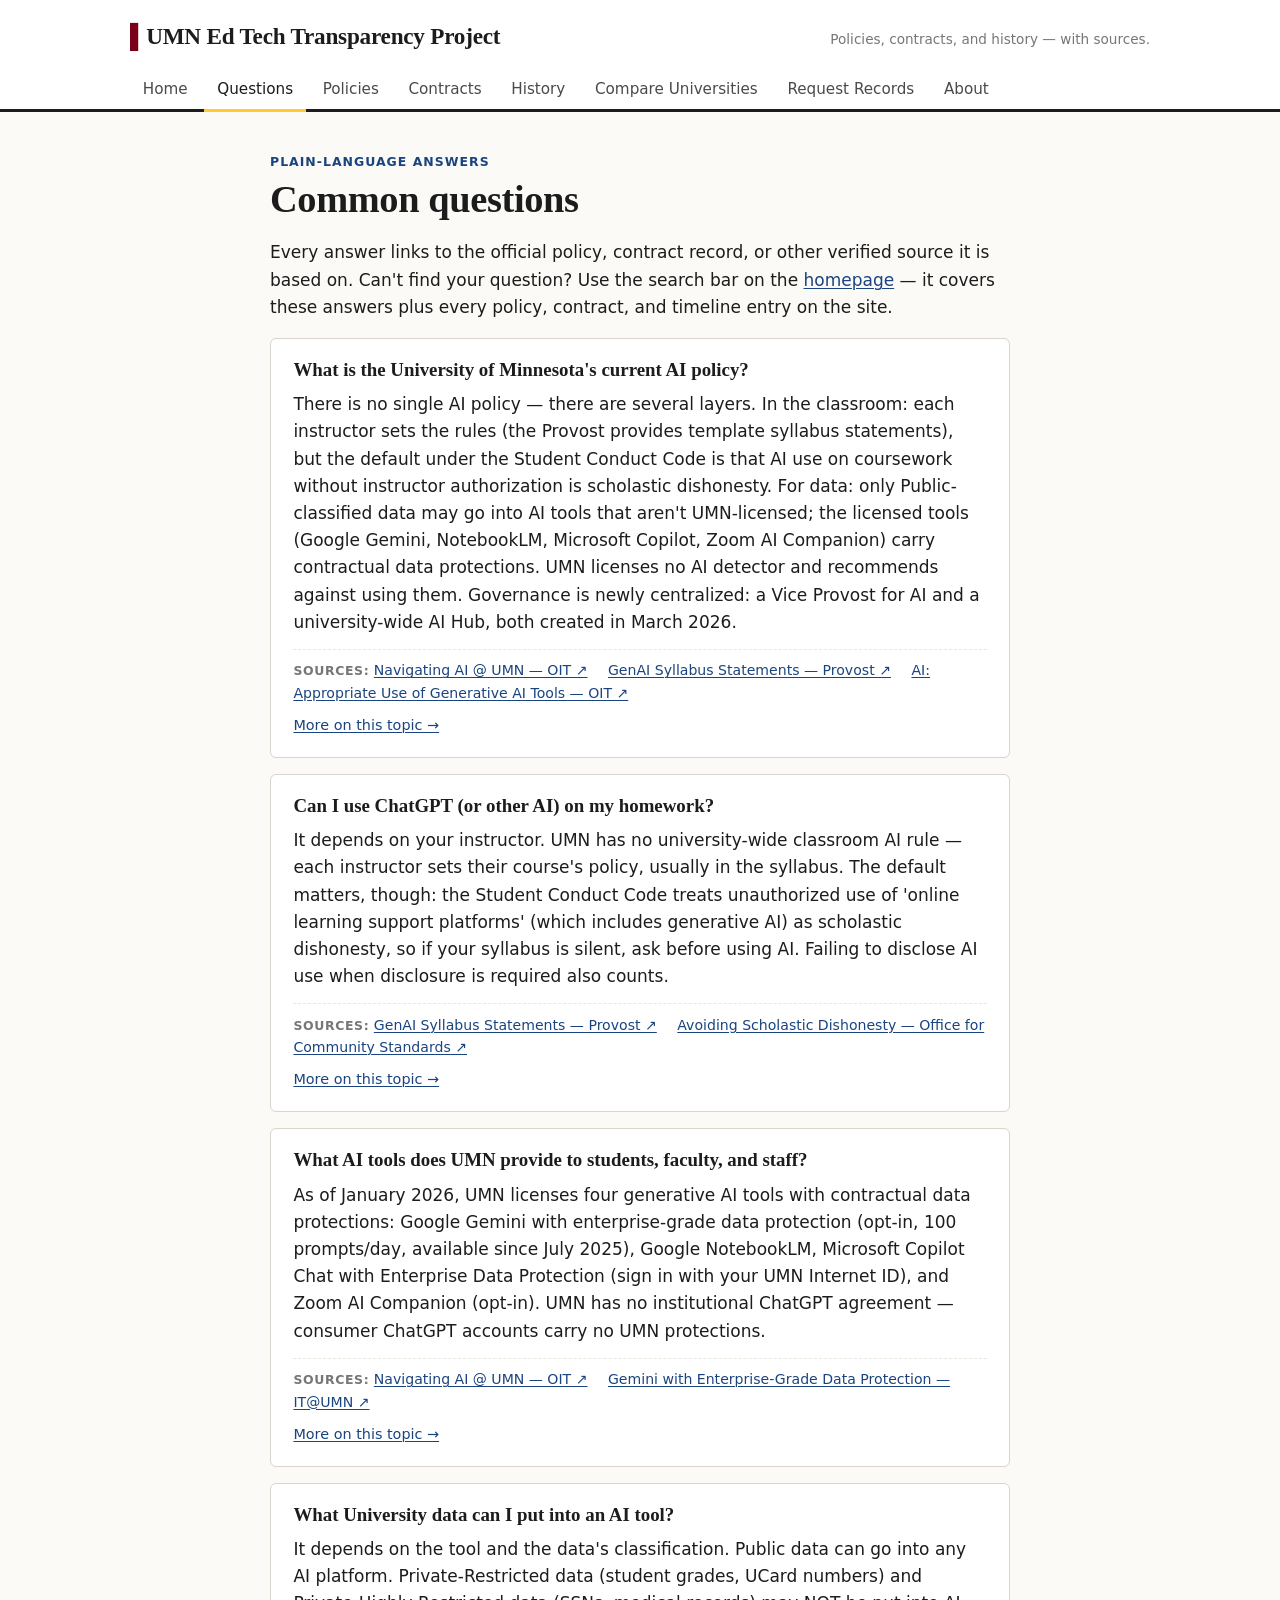
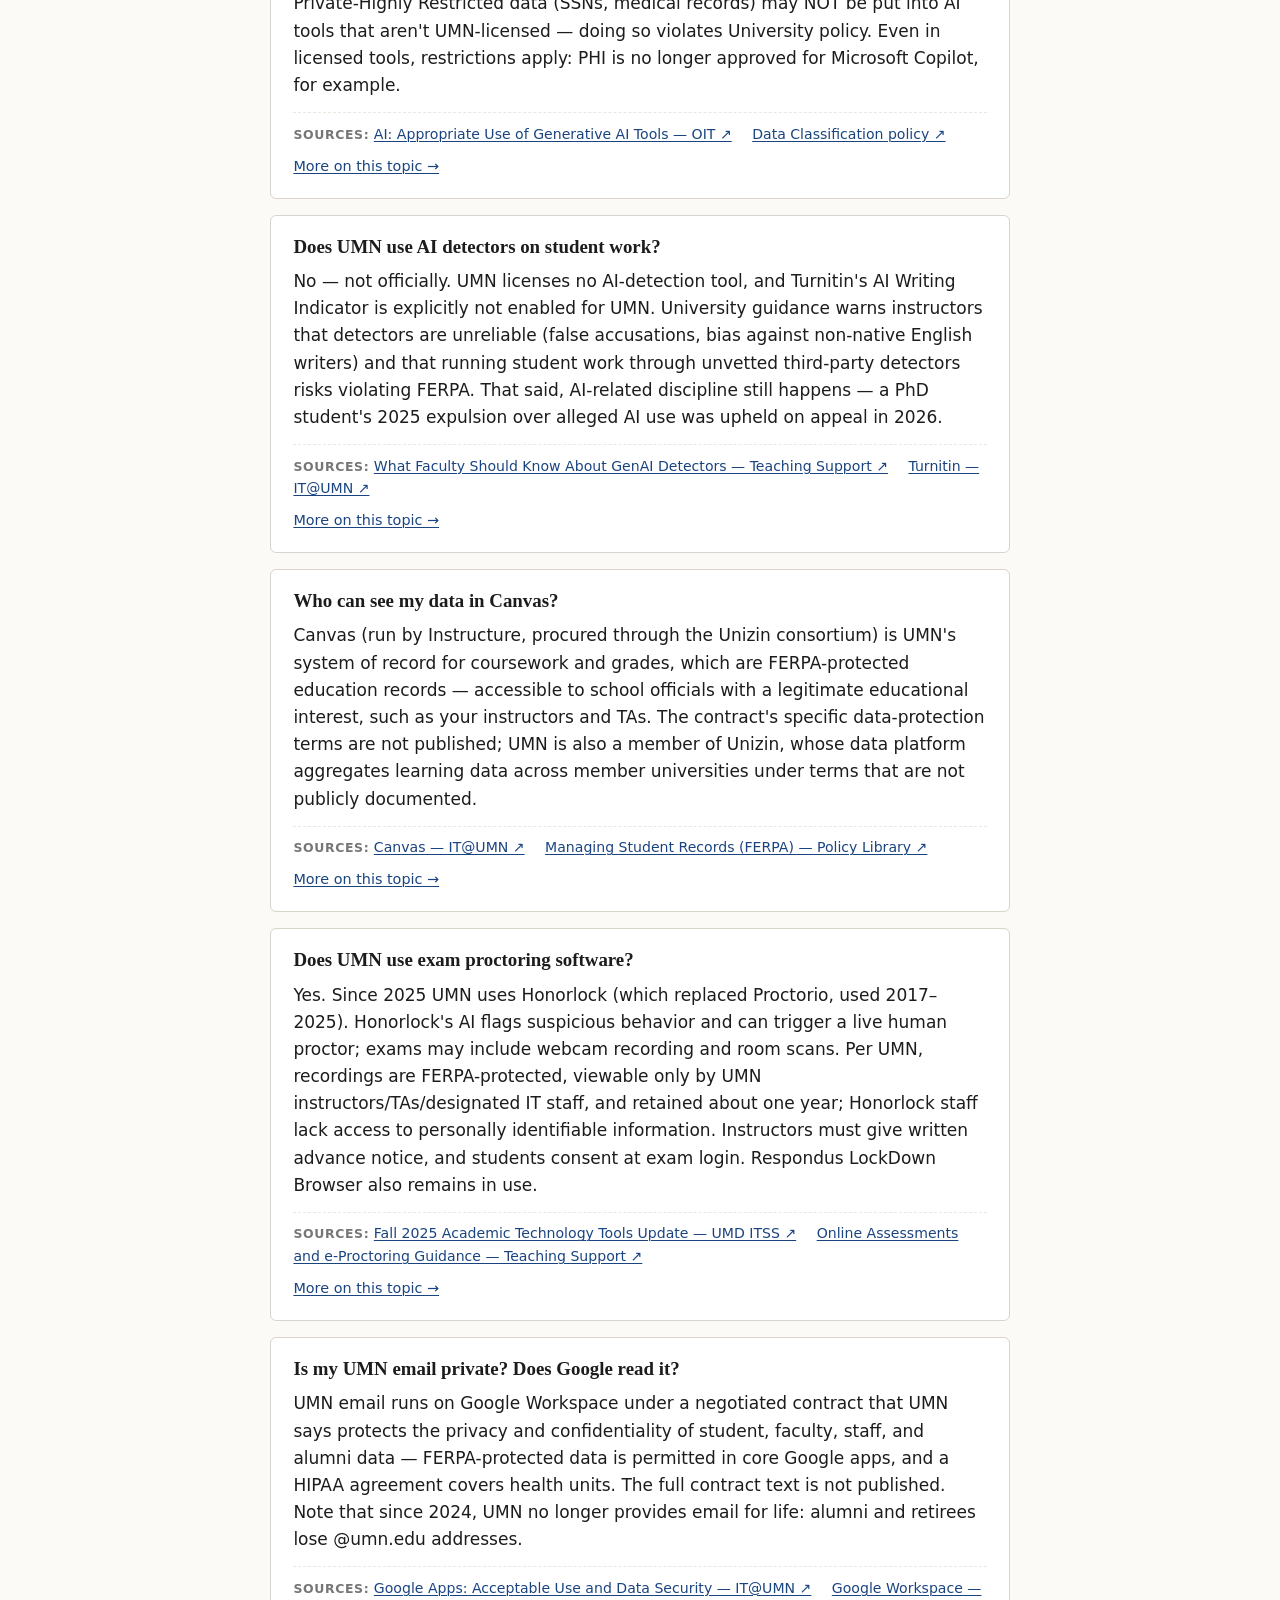
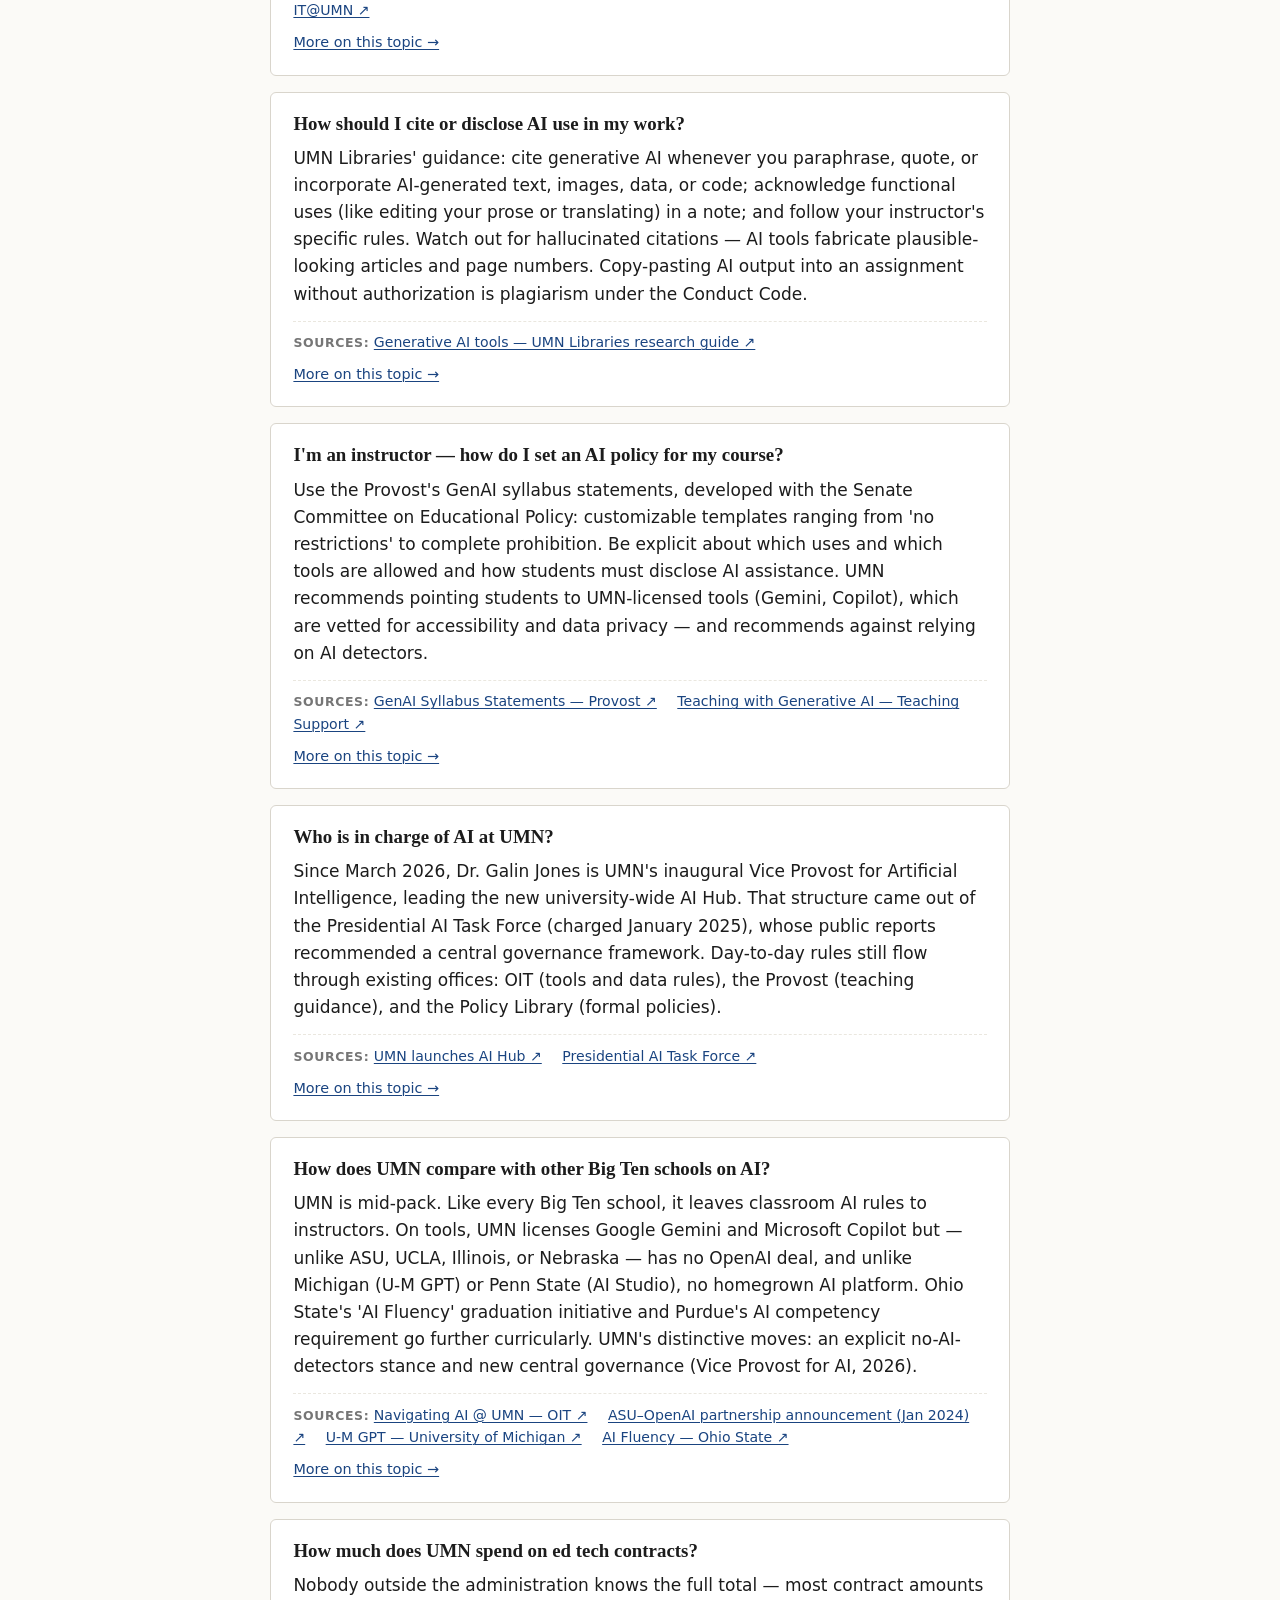
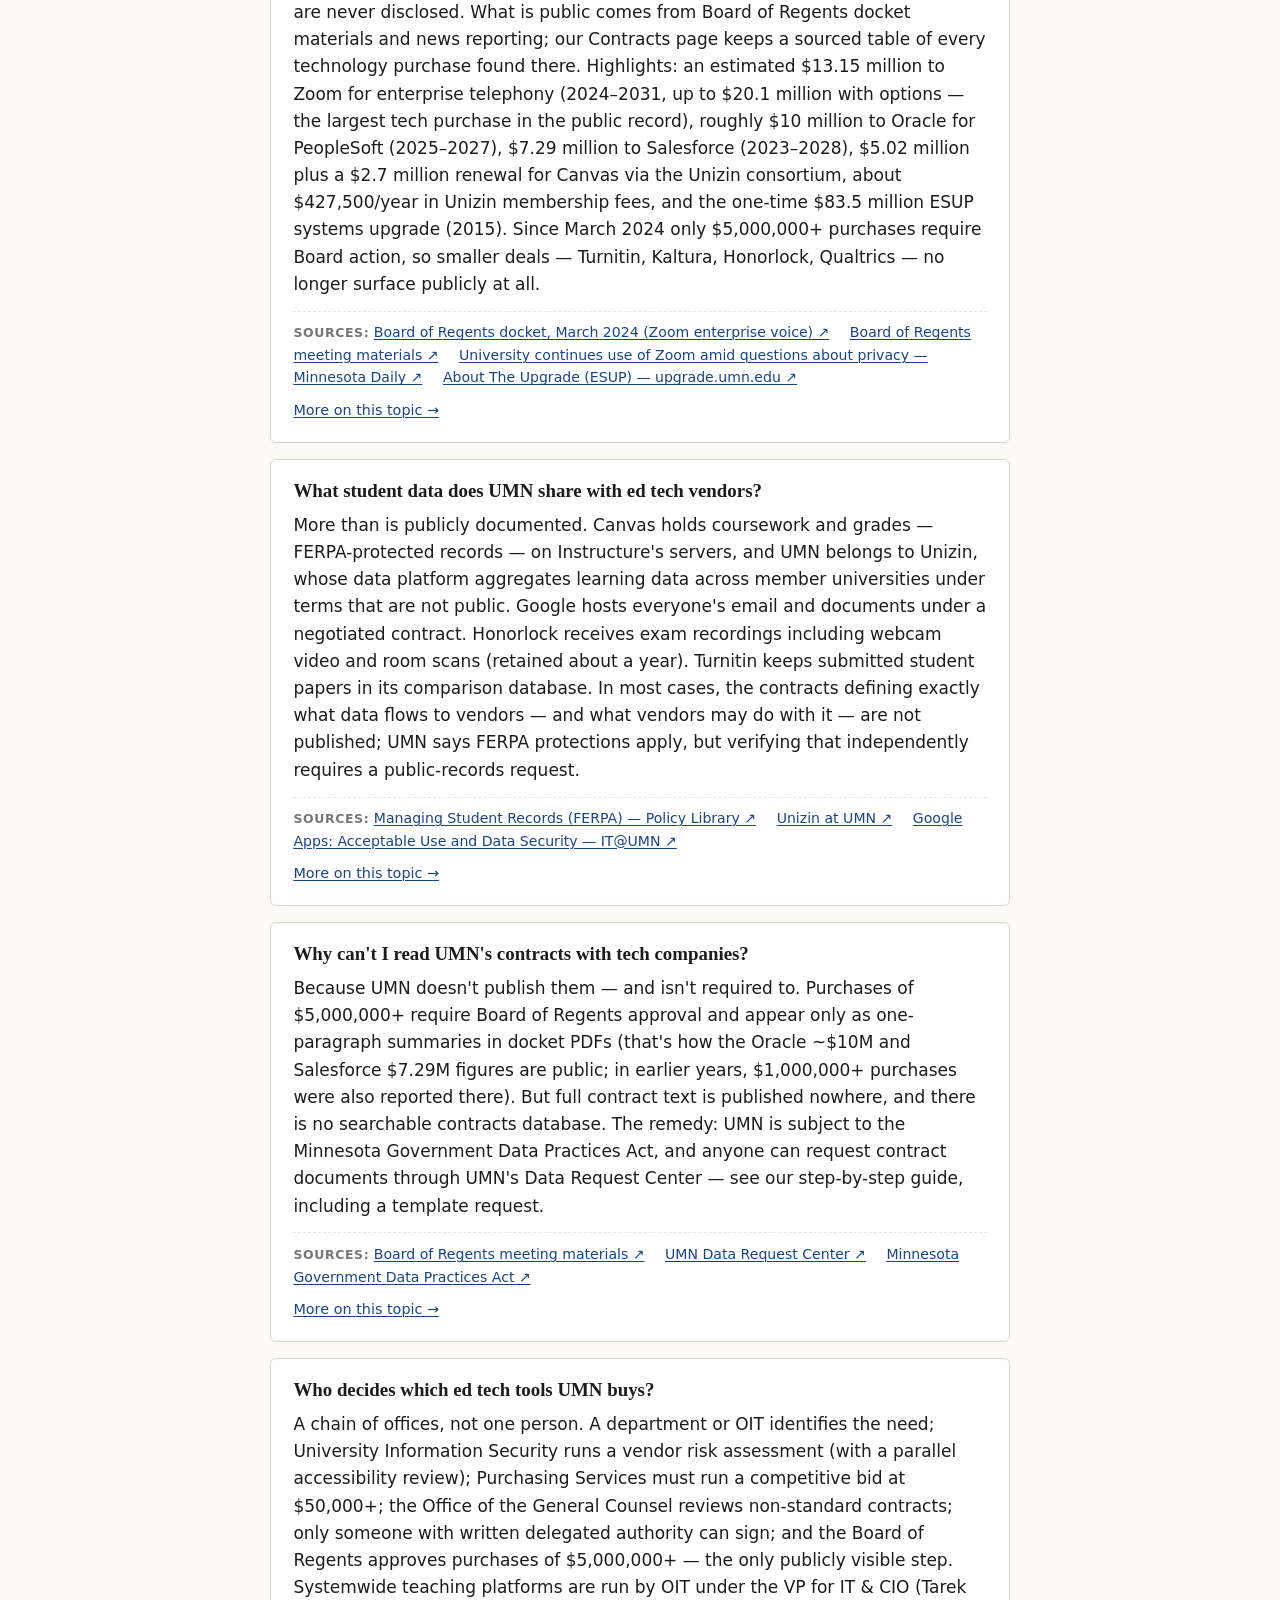
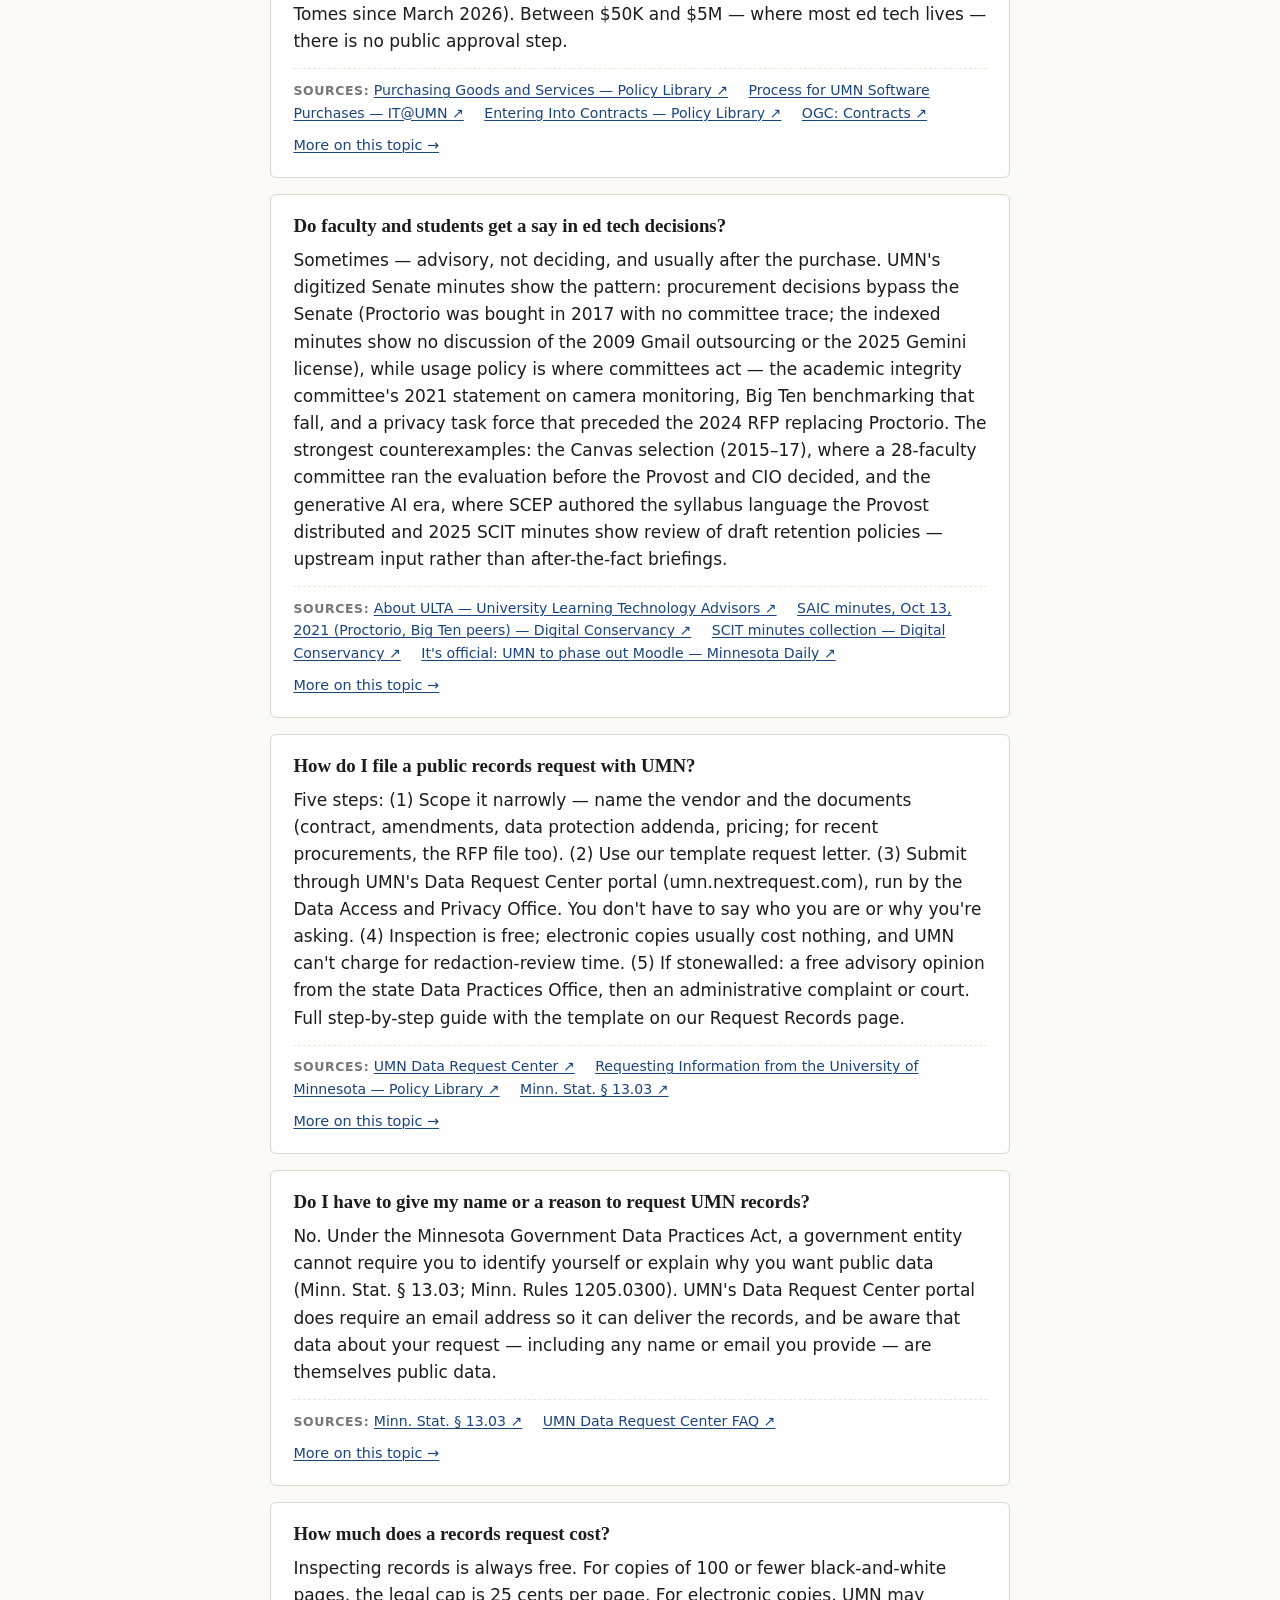
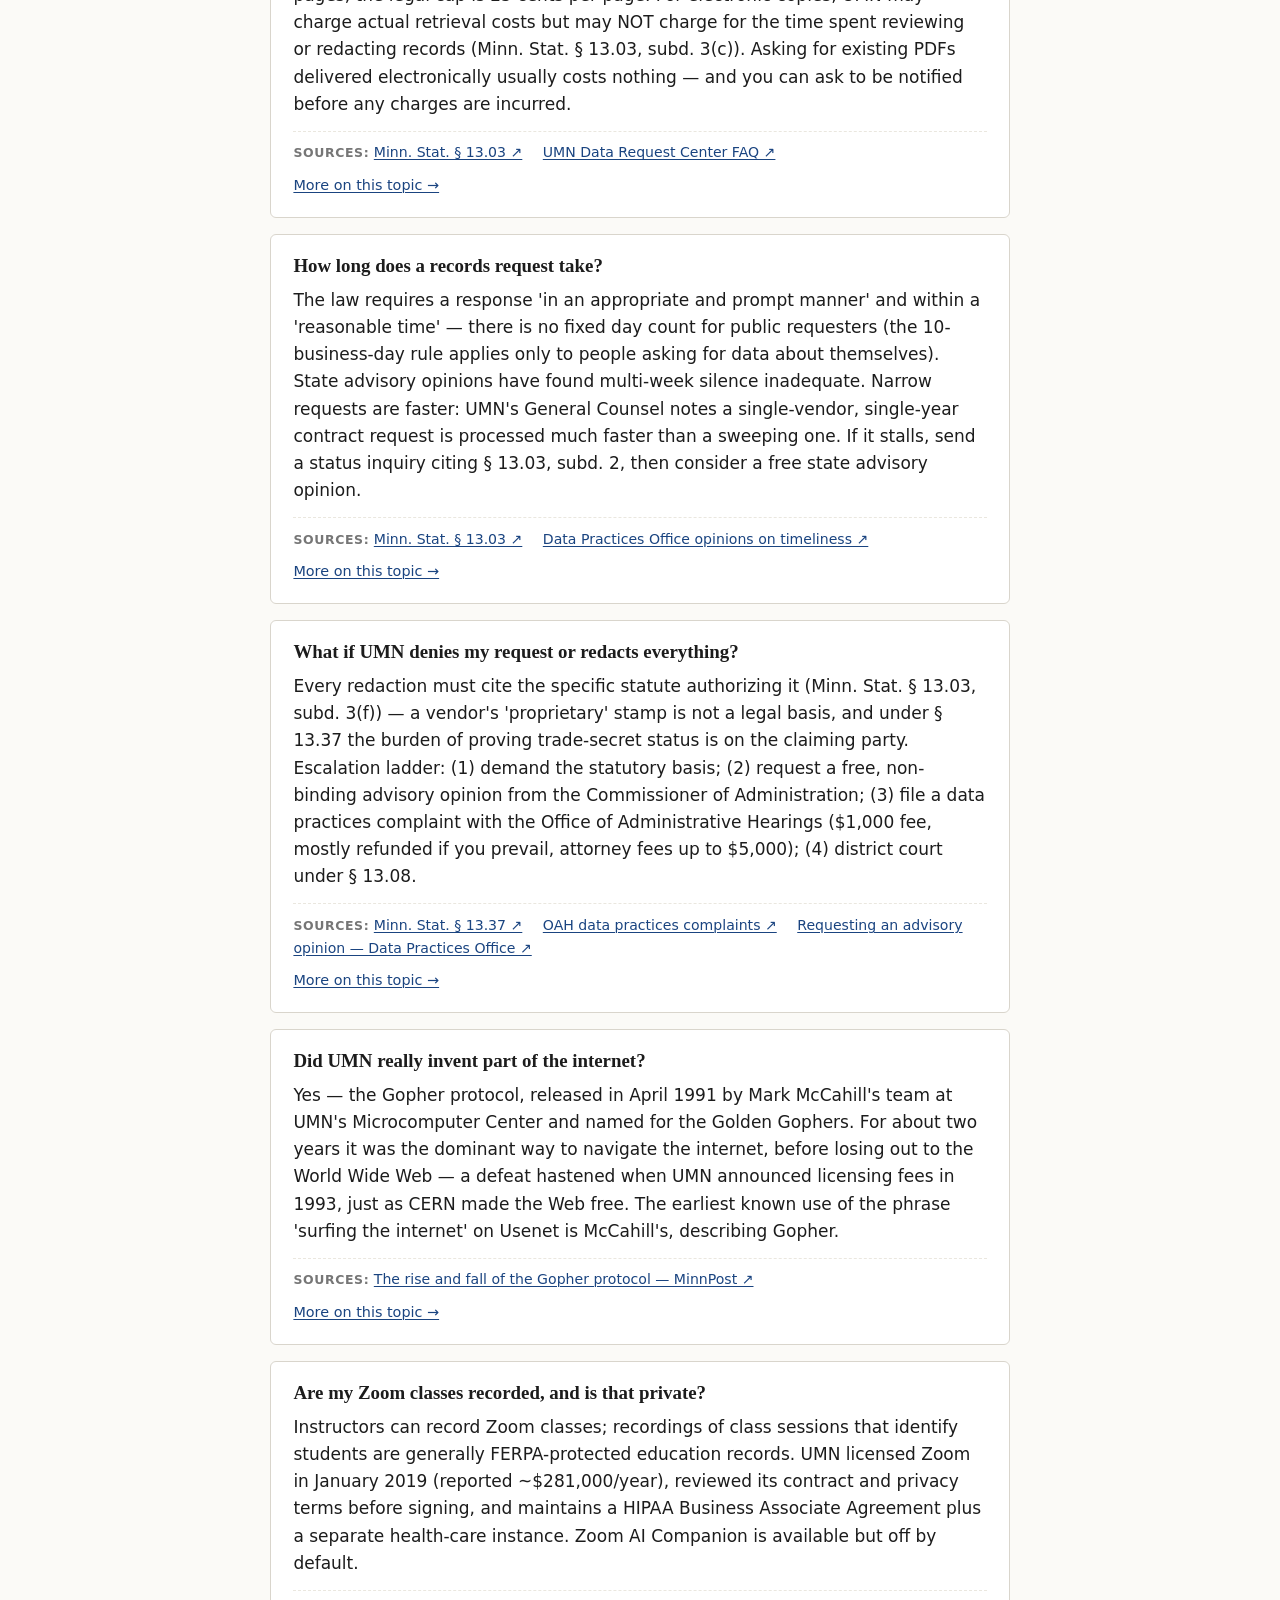
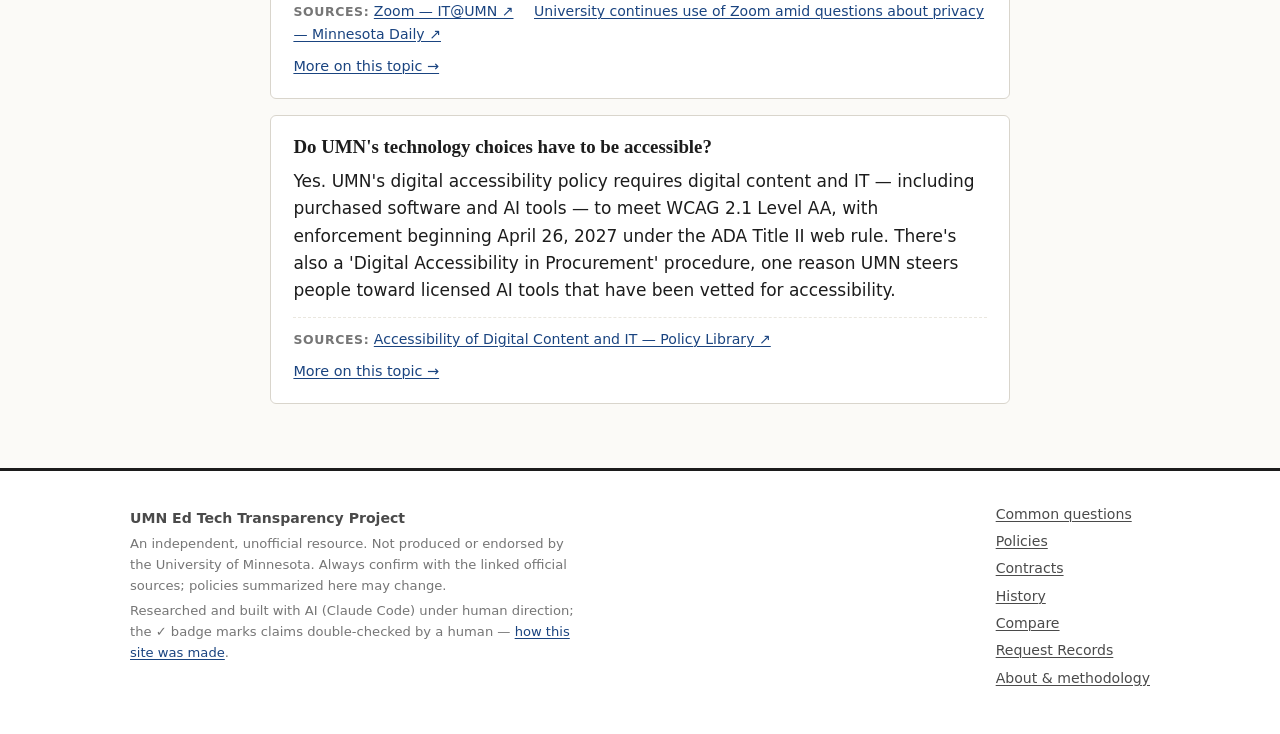
<file: faq.html>
<!DOCTYPE html>
<html lang="en">
<head>
<meta charset="utf-8">
<meta name="viewport" content="width=device-width, initial-scale=1">
<title>Common Questions — UMN Ed Tech Transparency Project</title>
<meta name="description" content="Plain-language answers to common questions about the University of Minnesota's AI policies, ed tech contracts, and student data — every answer linked to verified sources.">
<link rel="icon" href="favicon.svg" type="image/svg+xml">
<link rel="stylesheet" href="css/style.css">
</head>
<body data-base=".">
<a class="skip-link" href="#main">Skip to content</a>

<header class="site-header">
  <div class="wrap">
    <div class="masthead">
      <a class="site-title" href="index.html"><span class="tick">▌</span>UMN Ed Tech Transparency Project</a>
      <span class="site-tagline">Policies, contracts, and history — with sources.</span>
    </div>
    <nav class="site-nav" aria-label="Main">
      <a href="index.html">Home</a>
      <a href="faq.html" aria-current="page">Questions</a>
      <a href="policies.html">Policies</a>
      <a href="contracts.html">Contracts</a>
      <a href="history.html">History</a>
      <a href="compare.html">Compare Universities</a>
      <a href="records-request.html">Request Records</a>
      <a href="about.html">About</a>
    </nav>
  </div>
</header>

<main class="wrap-narrow" id="main">
  <p class="section-kicker">Plain-language answers</p>
  <h1>Common questions</h1>
  <p>Every answer links to the official policy, contract record, or other verified source it is
  based on. Can't find your question? Use the search bar on the <a href="index.html">homepage</a> —
  it covers these answers plus every policy, contract, and timeline entry on the site.</p>

  <div id="faq-list"><p class="loading">Loading questions…</p></div>
</main>

<footer class="site-footer">
  <div class="wrap">
    <div>
      <p><strong>UMN Ed Tech Transparency Project</strong></p>
      <p class="disclaimer">An independent, unofficial resource. Not produced or endorsed by the
      University of Minnesota. Always confirm with the linked official sources; policies summarized
      here may change.</p>
      <p class="disclaimer">Researched and built with AI (Claude Code) under human direction;
      the ✓ badge marks claims double-checked by a human —
      <a href="about.html#how-made">how this site was made</a>.</p>
    </div>
    <nav aria-label="Footer">
      <a href="faq.html">Common questions</a>
      <a href="policies.html">Policies</a>
      <a href="contracts.html">Contracts</a>
      <a href="history.html">History</a>
      <a href="compare.html">Compare</a>
      <a href="records-request.html">Request Records</a>
      <a href="about.html">About &amp; methodology</a>
    </nav>
  </div>
</footer>

<script src="js/search.js"></script>
<script src="js/site.js"></script>
</body>
</html>
</file>
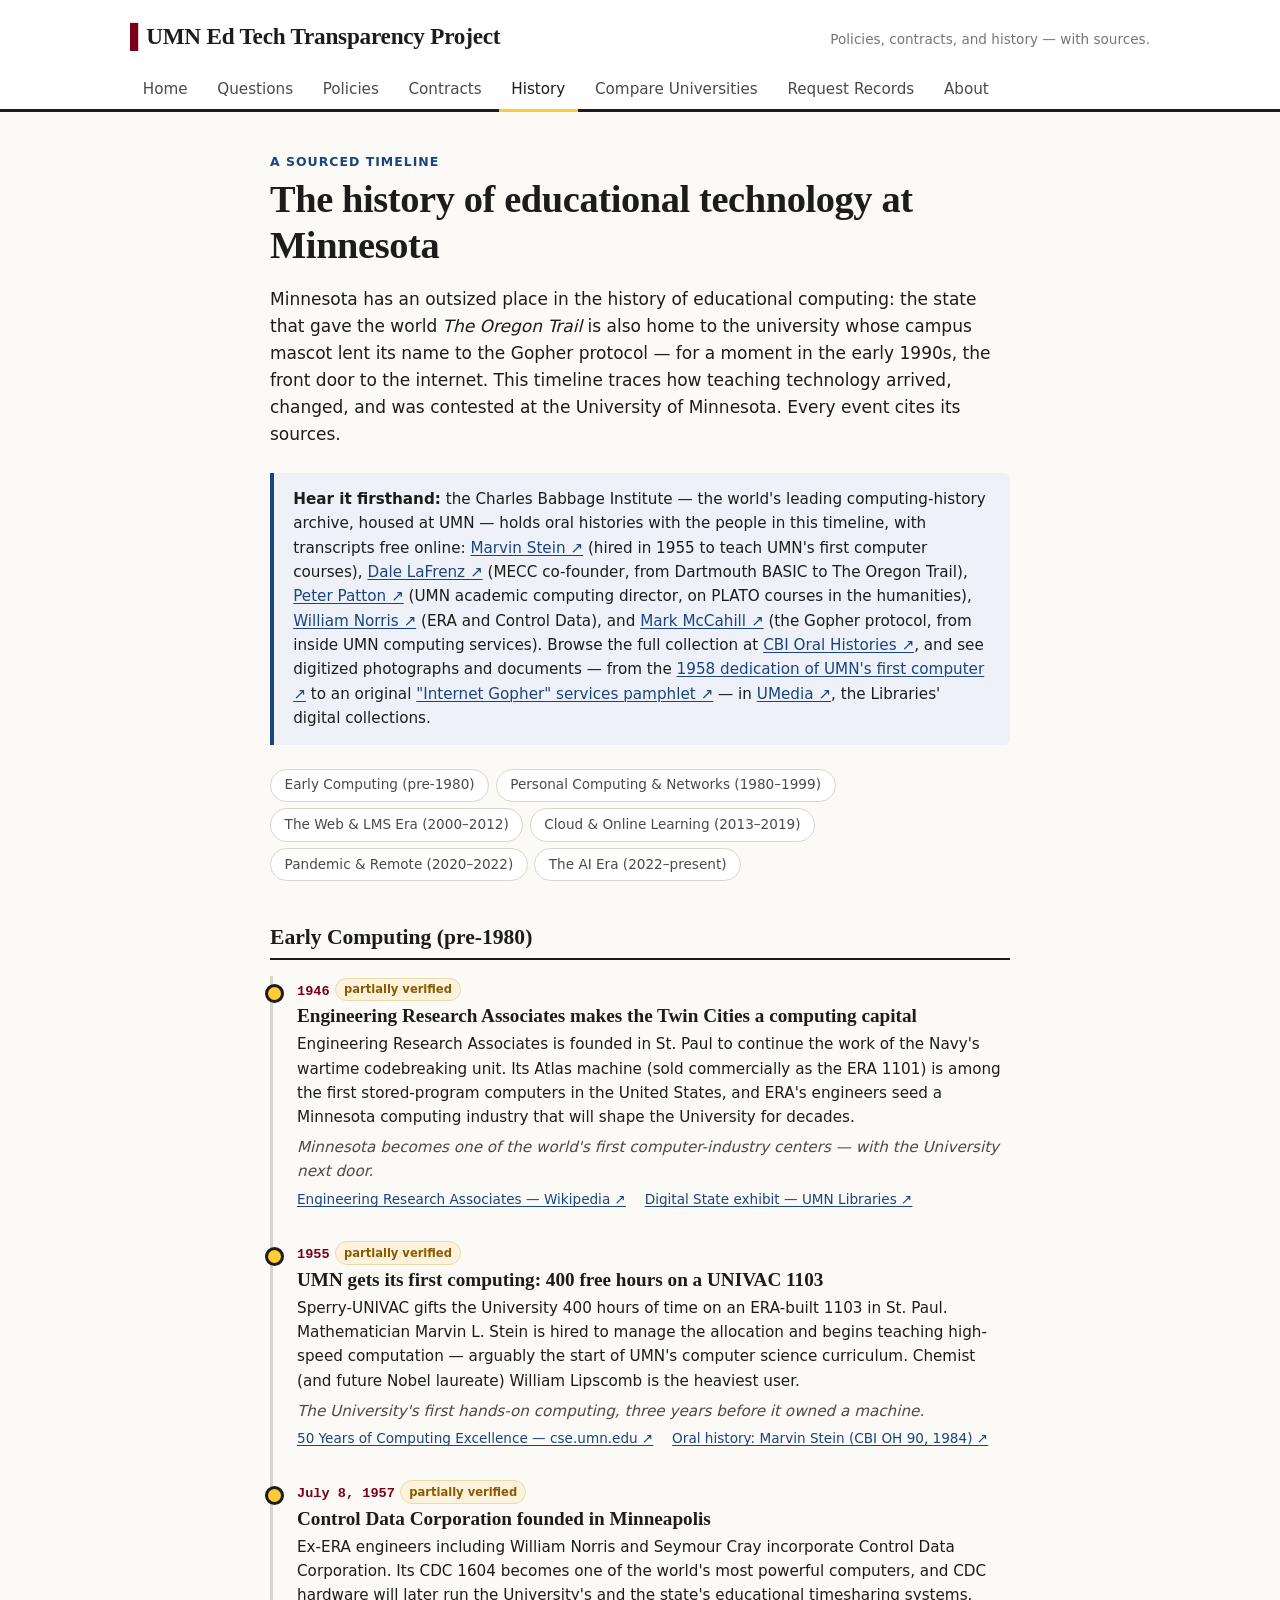
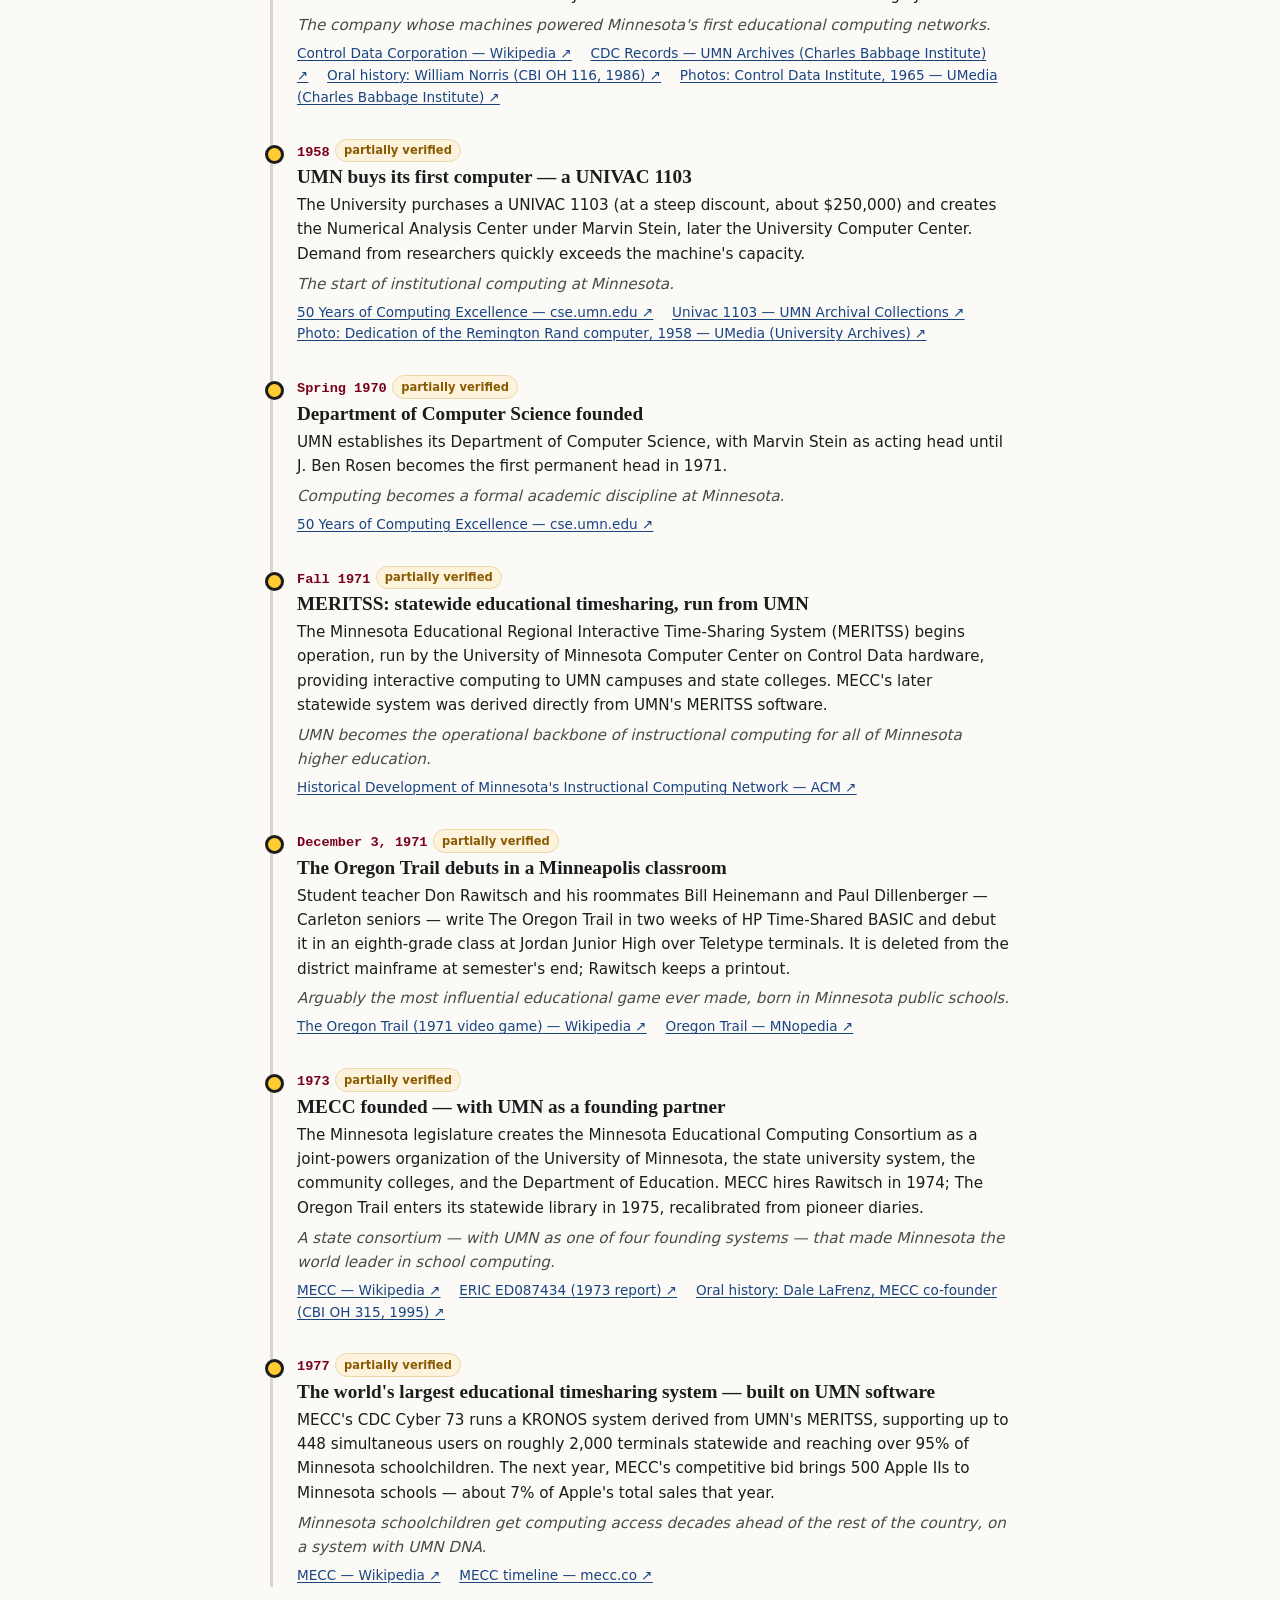
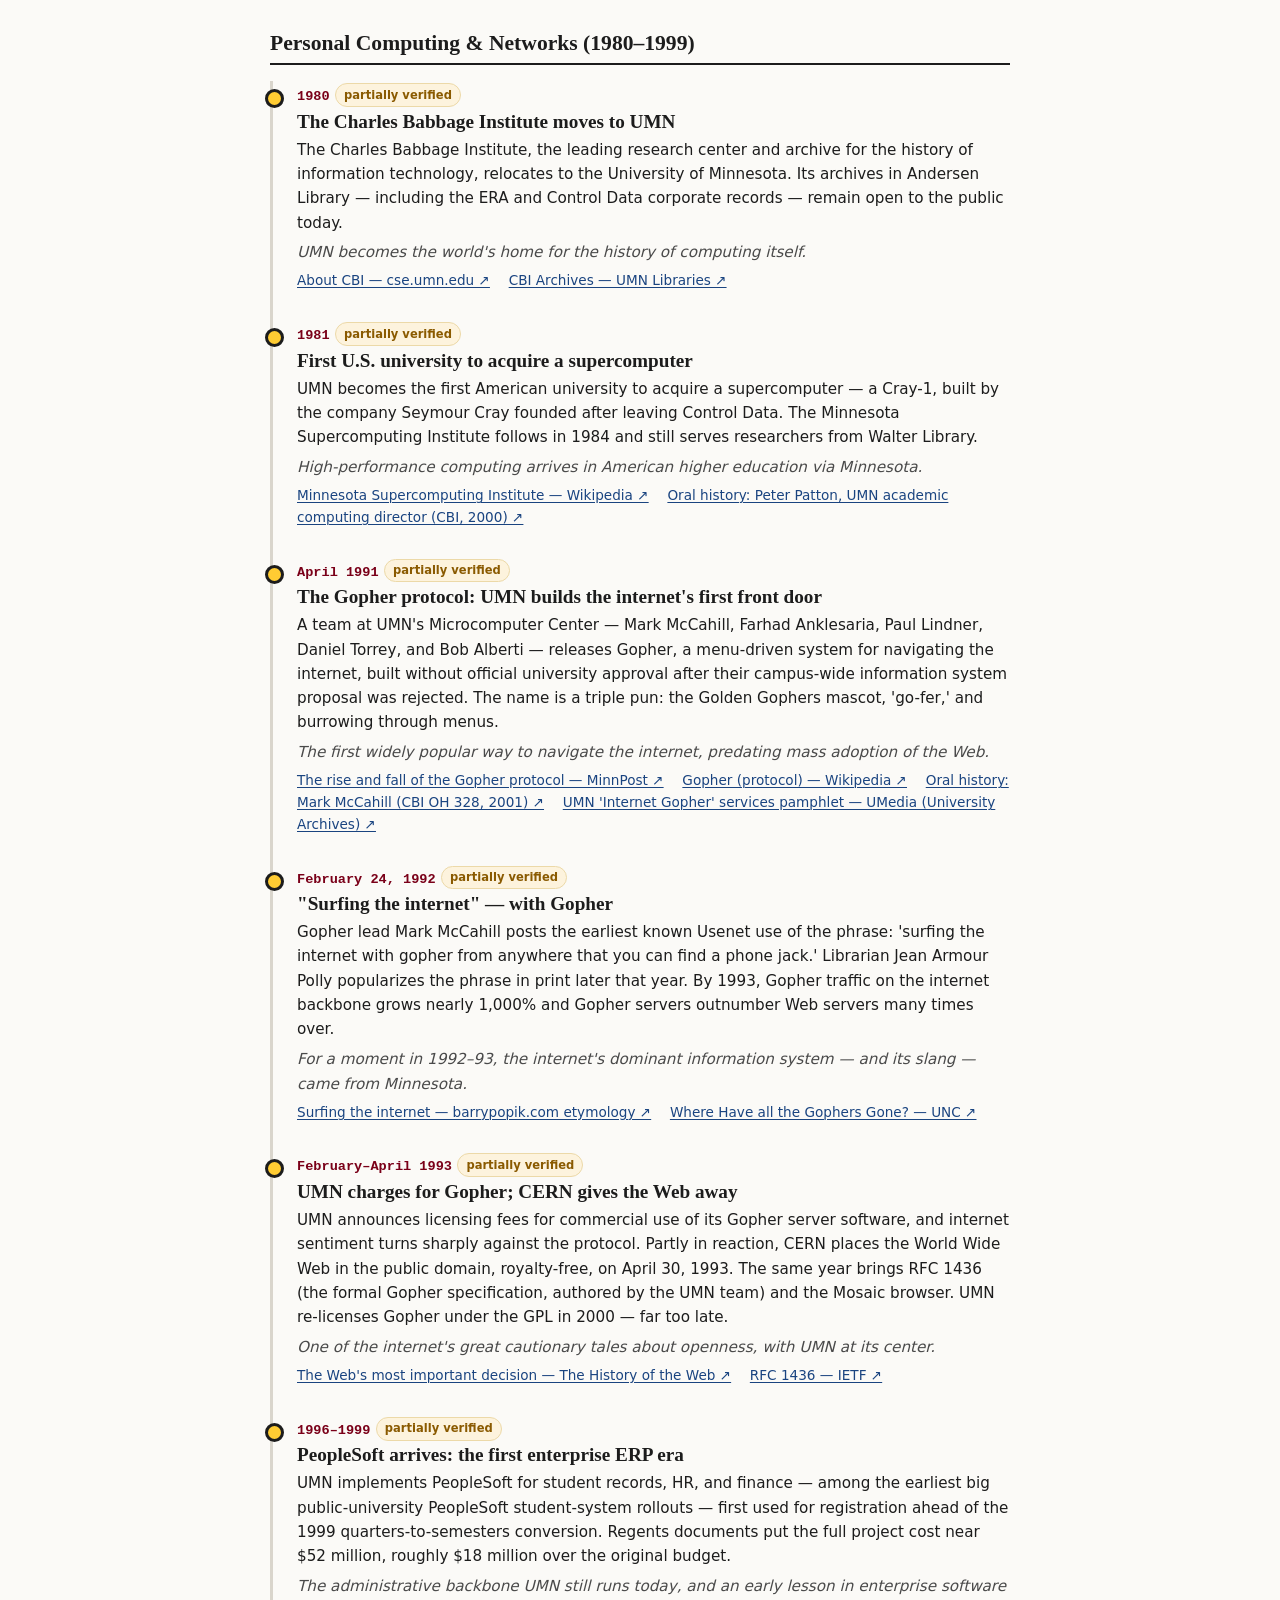
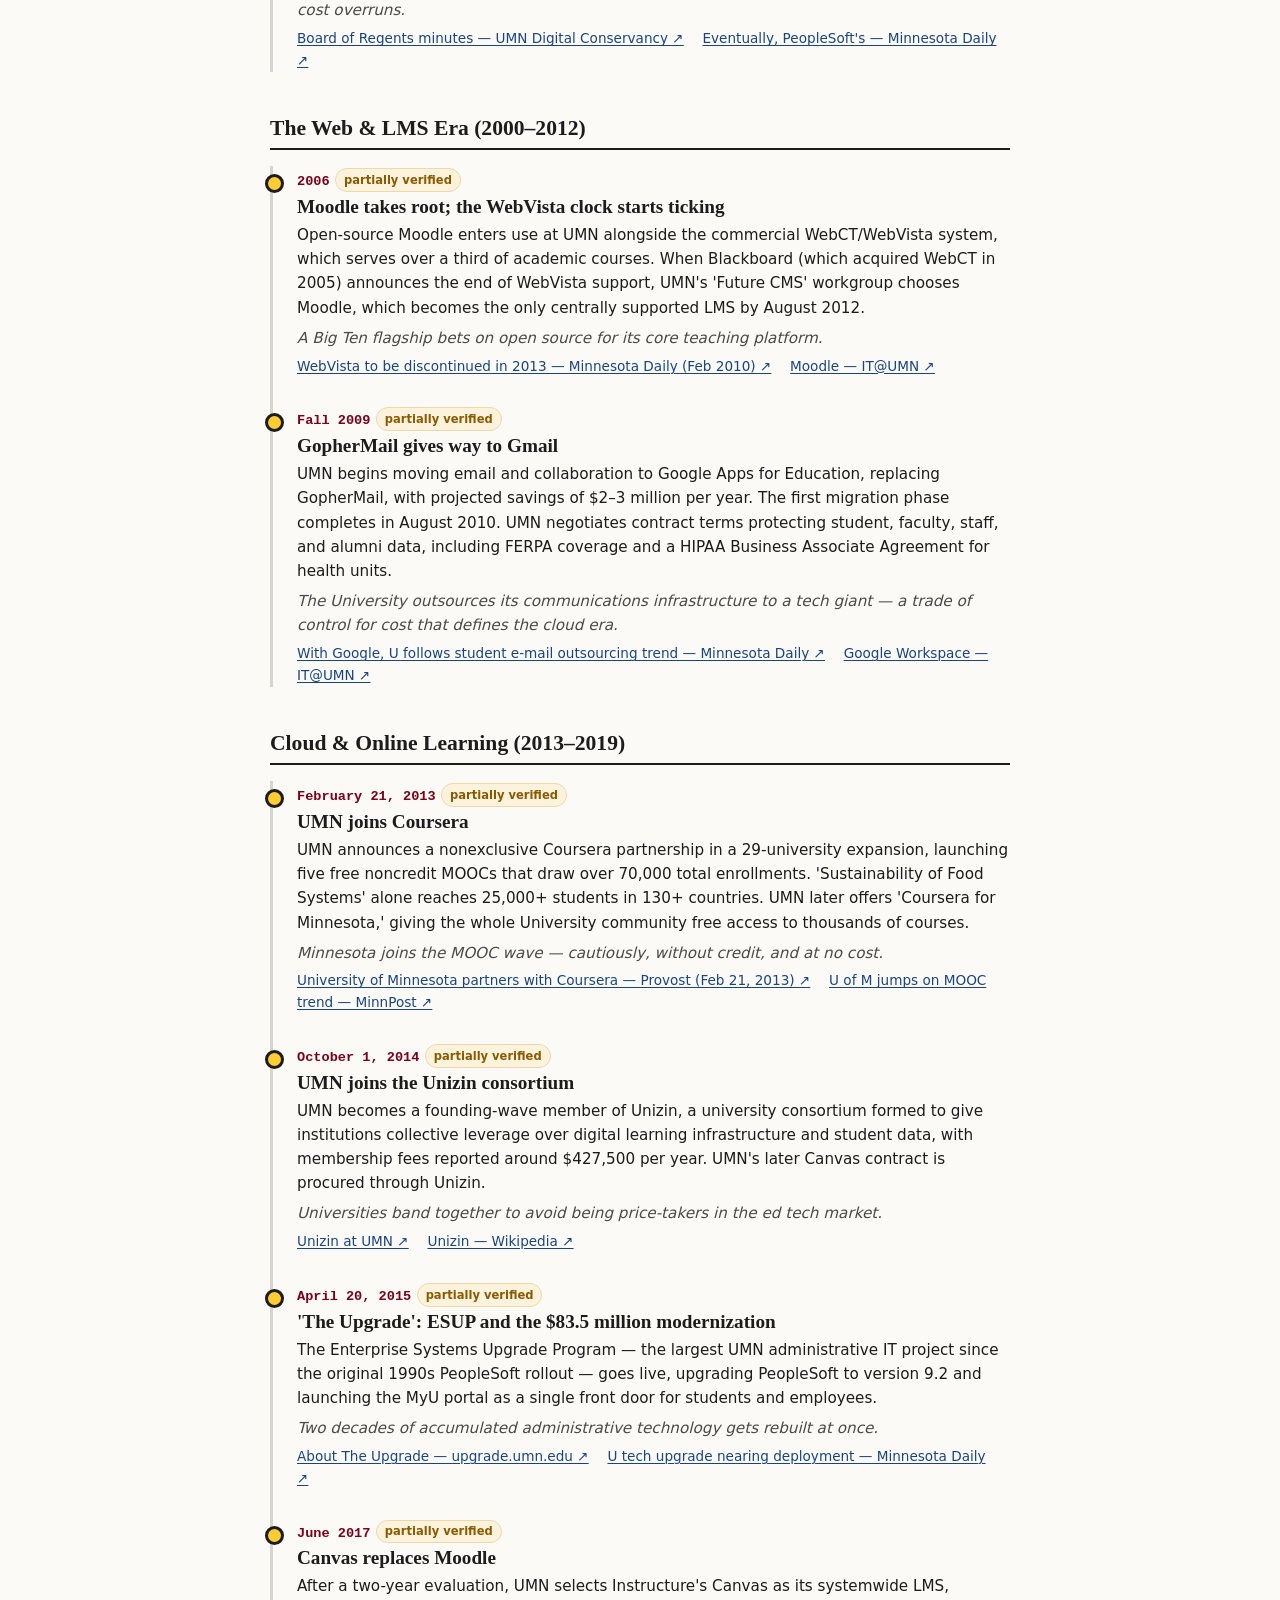
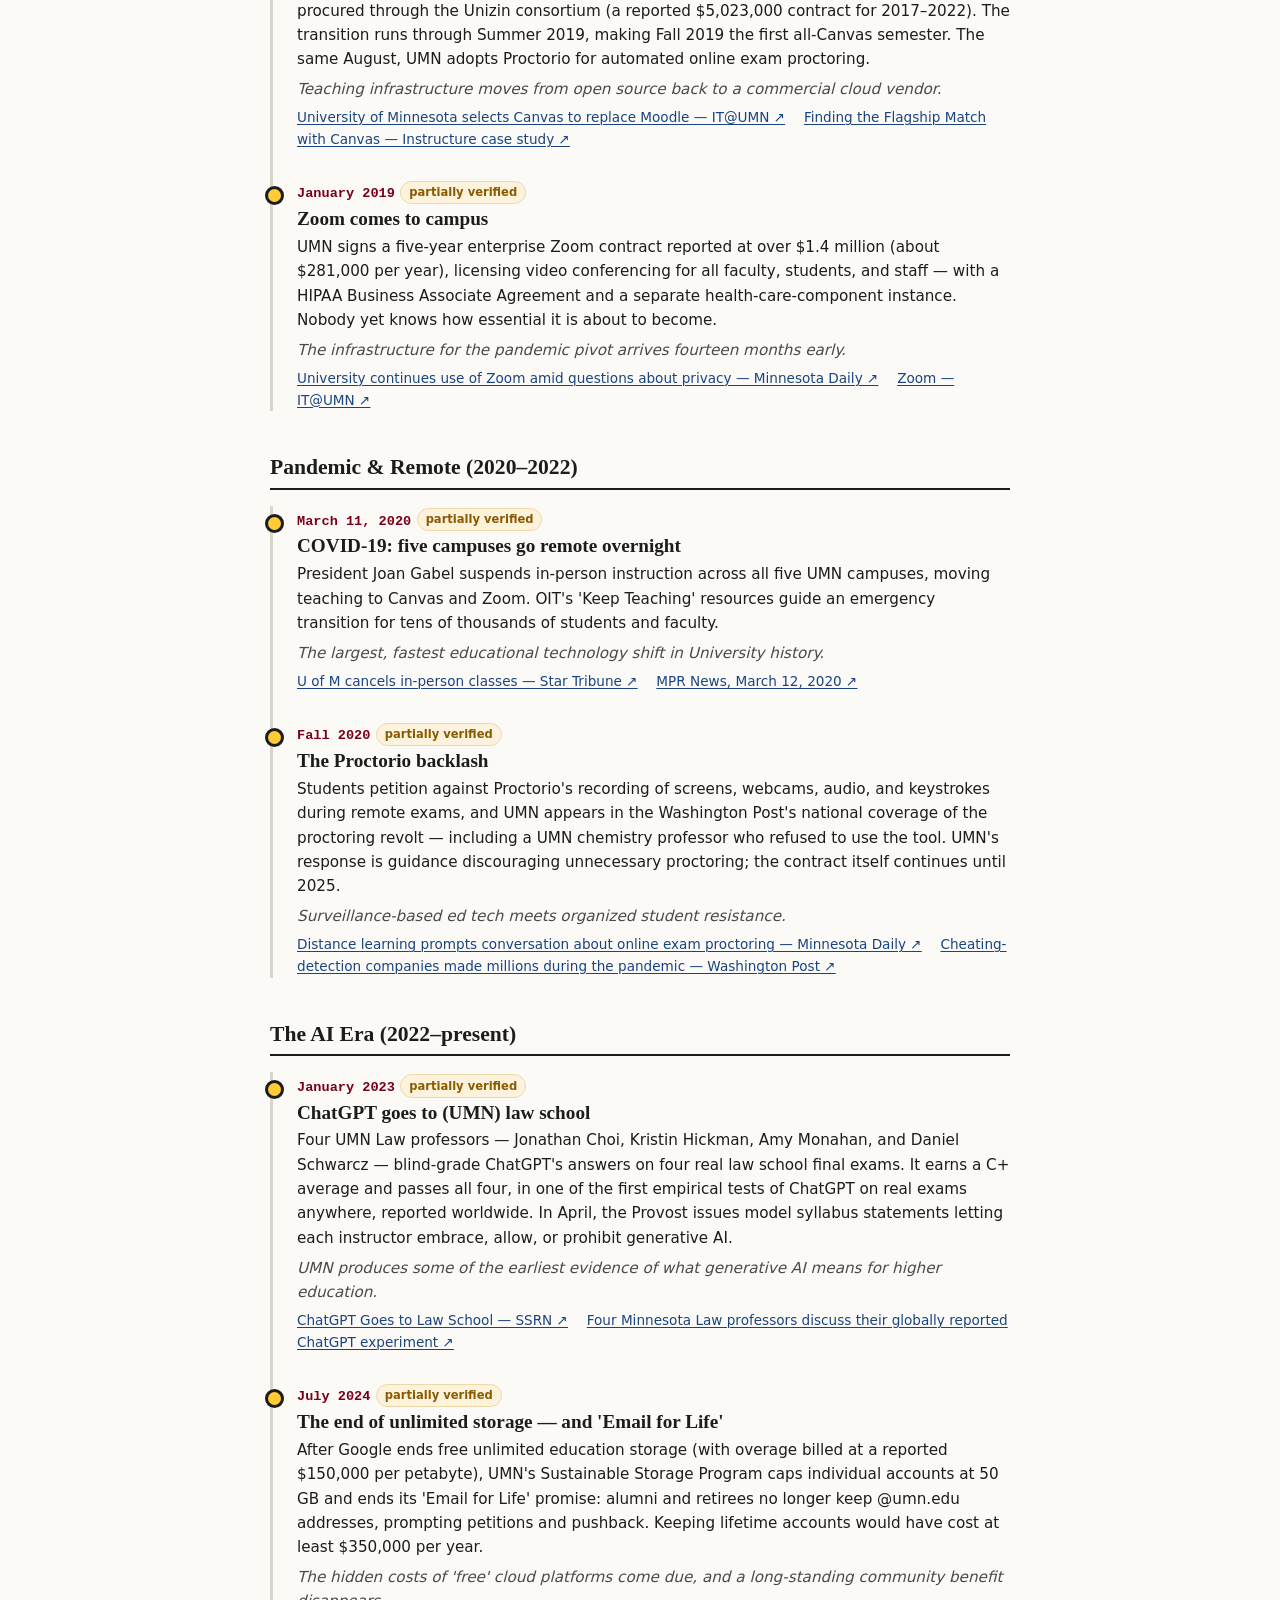
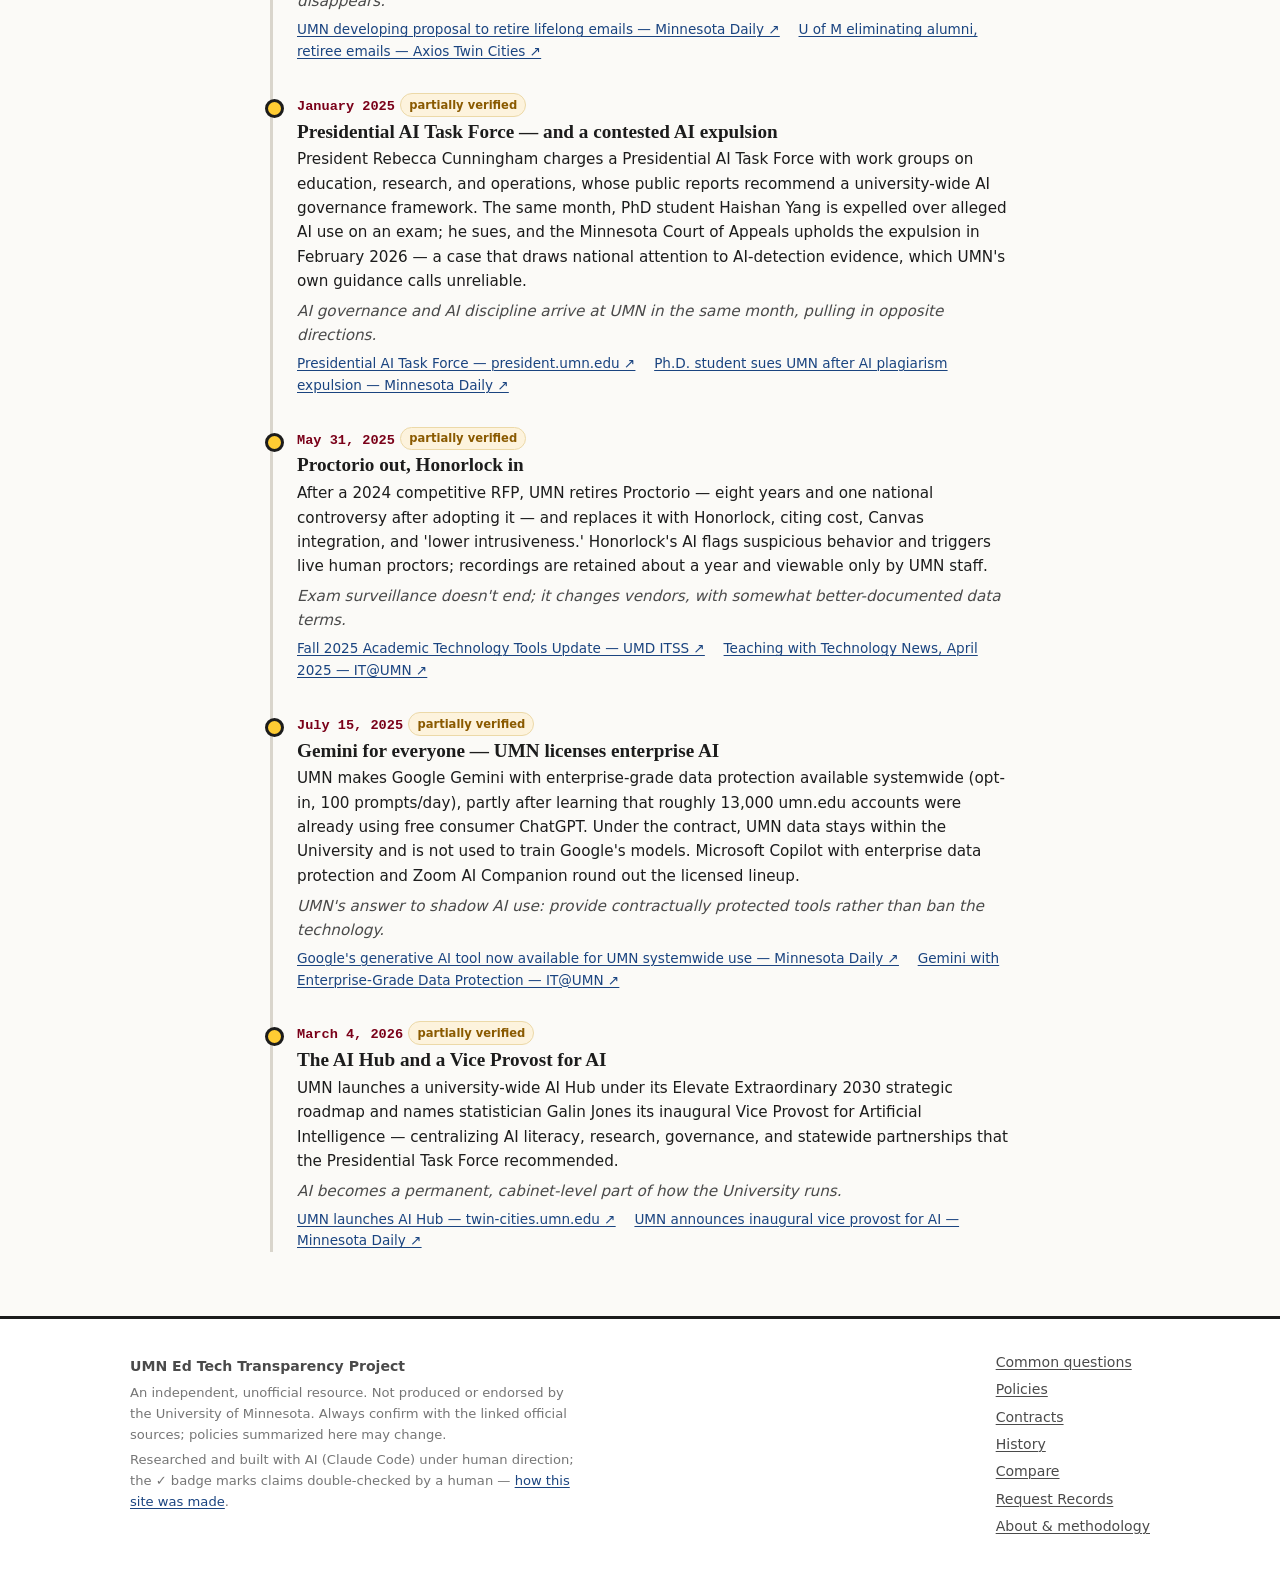
<file: history.html>
<!DOCTYPE html>
<html lang="en">
<head>
<meta charset="utf-8">
<meta name="viewport" content="width=device-width, initial-scale=1">
<title>History of UMN Ed Tech — UMN Ed Tech Transparency Project</title>
<meta name="description" content="A sourced timeline of educational technology at the University of Minnesota — from early computing and the Gopher protocol to Canvas, Zoom, and the AI era.">
<link rel="icon" href="favicon.svg" type="image/svg+xml">
<link rel="stylesheet" href="css/style.css">
</head>
<body data-base=".">
<a class="skip-link" href="#main">Skip to content</a>

<header class="site-header">
  <div class="wrap">
    <div class="masthead">
      <a class="site-title" href="index.html"><span class="tick">▌</span>UMN Ed Tech Transparency Project</a>
      <span class="site-tagline">Policies, contracts, and history — with sources.</span>
    </div>
    <nav class="site-nav" aria-label="Main">
      <a href="index.html">Home</a>
      <a href="faq.html">Questions</a>
      <a href="policies.html">Policies</a>
      <a href="contracts.html">Contracts</a>
      <a href="history.html" aria-current="page">History</a>
      <a href="compare.html">Compare Universities</a>
      <a href="records-request.html">Request Records</a>
      <a href="about.html">About</a>
    </nav>
  </div>
</header>

<main class="wrap-narrow" id="main">
  <p class="section-kicker">A sourced timeline</p>
  <h1>The history of educational technology at Minnesota</h1>
  <p>Minnesota has an outsized place in the history of educational computing: the state that gave
  the world <em>The Oregon Trail</em> is also home to the university whose campus mascot lent its
  name to the Gopher protocol — for a moment in the early 1990s, the front door to the internet.
  This timeline traces how teaching technology arrived, changed, and was contested at the
  University of Minnesota. Every event cites its sources.</p>

  <div class="lead-banner">
    <strong>Hear it firsthand:</strong> the Charles Babbage Institute — the world's leading
    computing-history archive, housed at UMN — holds oral histories with the people in this
    timeline, with transcripts free online:
    <a href="https://conservancy.umn.edu/items/548fd9b8-7abe-4816-9605-c63fba8dc3bd" target="_blank" rel="noopener">Marvin
    Stein ↗</a> (hired in 1955 to teach UMN's first computer courses),
    <a href="https://conservancy.umn.edu/handle/11299/107423" target="_blank" rel="noopener">Dale
    LaFrenz ↗</a> (MECC co-founder, from Dartmouth BASIC to The Oregon Trail),
    <a href="https://conservancy.umn.edu/items/aff0bc0c-9067-4799-a3f8-1ff0022fa9e6" target="_blank" rel="noopener">Peter
    Patton ↗</a> (UMN academic computing director, on PLATO courses in the humanities),
    <a href="https://conservancy.umn.edu/items/b9a398ed-ebfb-421a-bad9-fb2715007174" target="_blank" rel="noopener">William
    Norris ↗</a> (ERA and Control Data), and
    <a href="https://conservancy.umn.edu/items/f9c8d4d6-1da5-4be0-83c5-07bde889427f" target="_blank" rel="noopener">Mark
    McCahill ↗</a> (the Gopher protocol, from inside UMN computing services). Browse the full
    collection at <a href="https://cse.umn.edu/cbi/cbi-oral-histories" target="_blank" rel="noopener">CBI
    Oral Histories ↗</a>, and see digitized photographs and documents — from the
    <a href="https://umedia.lib.umn.edu/item/p16022coll175:3062" target="_blank" rel="noopener">1958
    dedication of UMN's first computer ↗</a> to an original
    <a href="https://umedia.lib.umn.edu/item/p16022coll175:20960" target="_blank" rel="noopener">"Internet
    Gopher" services pamphlet ↗</a> — in
    <a href="https://umedia.lib.umn.edu/" target="_blank" rel="noopener">UMedia ↗</a>, the
    Libraries' digital collections.
  </div>

  <div id="timeline-container"><p class="loading">Loading timeline…</p></div>
</main>

<footer class="site-footer">
  <div class="wrap">
    <div>
      <p><strong>UMN Ed Tech Transparency Project</strong></p>
      <p class="disclaimer">An independent, unofficial resource. Not produced or endorsed by the
      University of Minnesota. Always confirm with the linked official sources; policies summarized
      here may change.</p>
      <p class="disclaimer">Researched and built with AI (Claude Code) under human direction;
      the ✓ badge marks claims double-checked by a human —
      <a href="about.html#how-made">how this site was made</a>.</p>
    </div>
    <nav aria-label="Footer">
      <a href="faq.html">Common questions</a>
      <a href="policies.html">Policies</a>
      <a href="contracts.html">Contracts</a>
      <a href="history.html">History</a>
      <a href="compare.html">Compare</a>
      <a href="records-request.html">Request Records</a>
      <a href="about.html">About &amp; methodology</a>
    </nav>
  </div>
</footer>

<script src="js/search.js"></script>
<script src="js/site.js"></script>
</body>
</html>
</file>
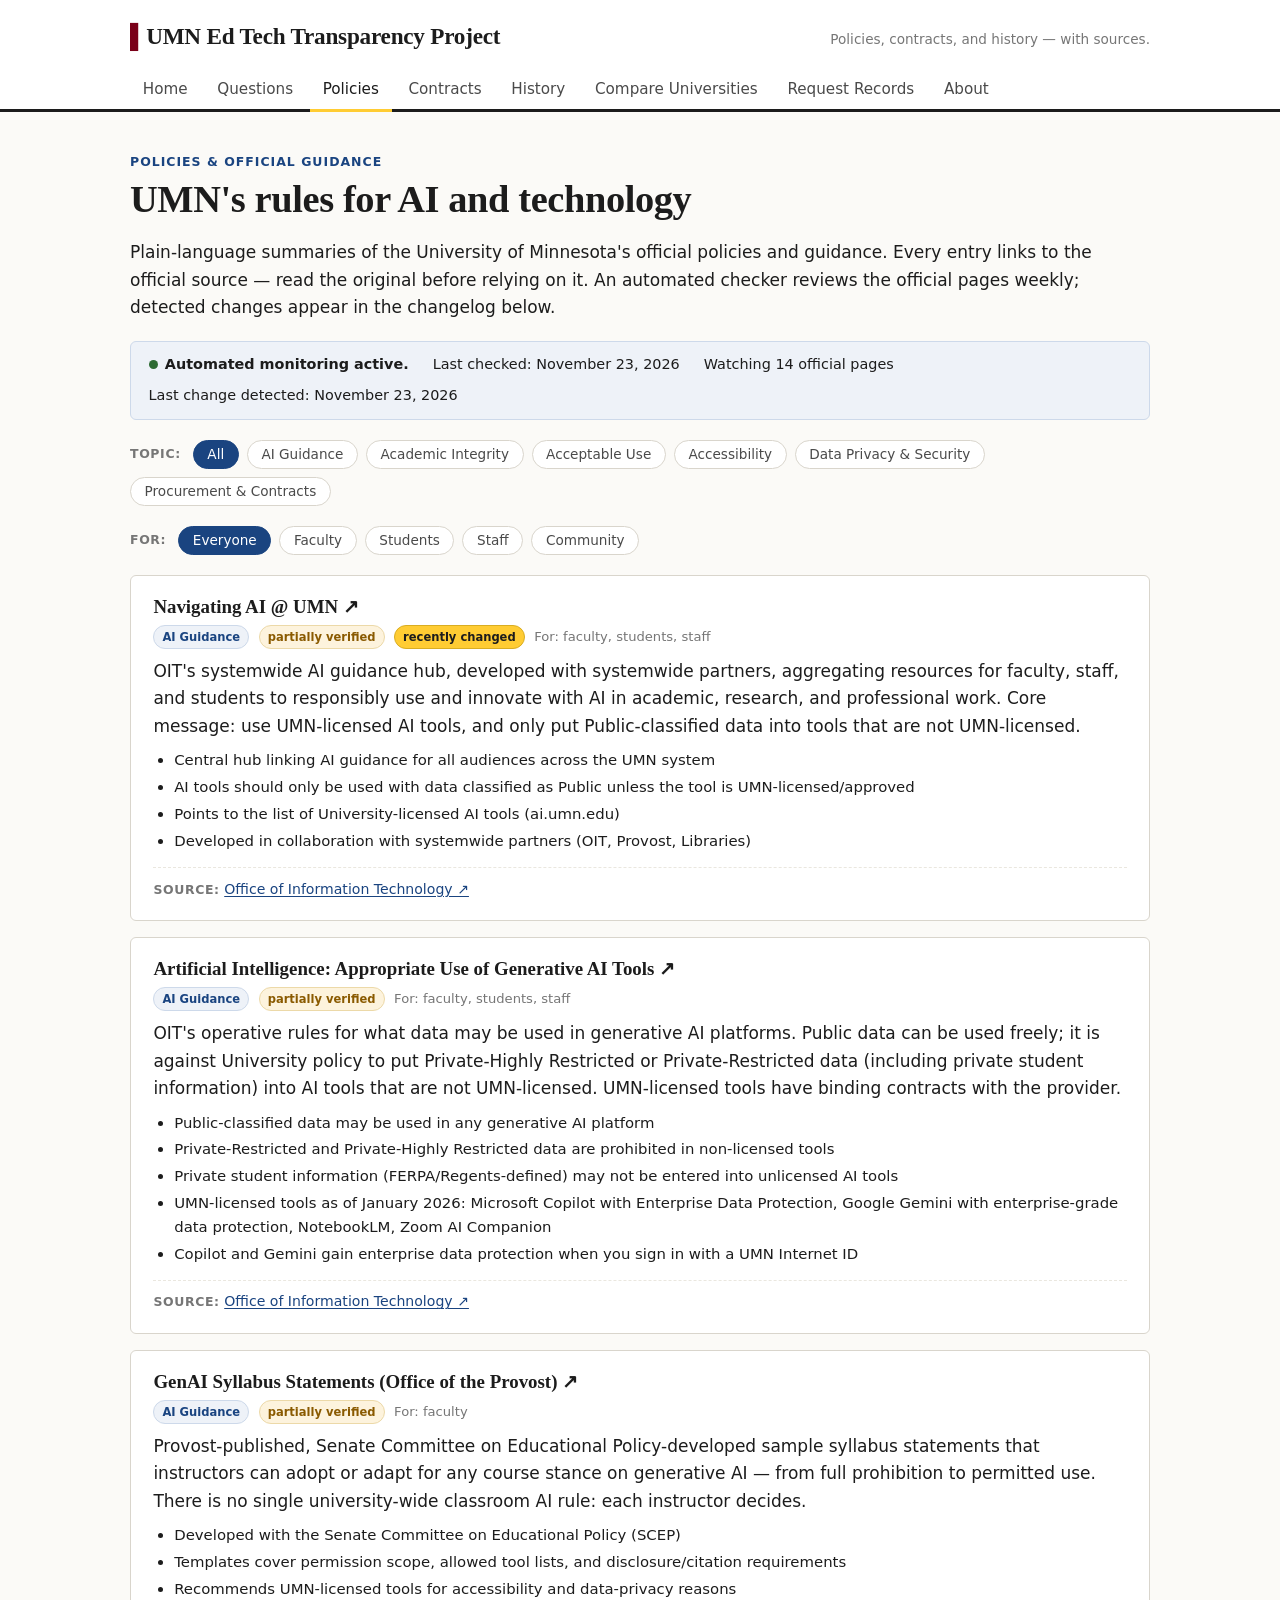
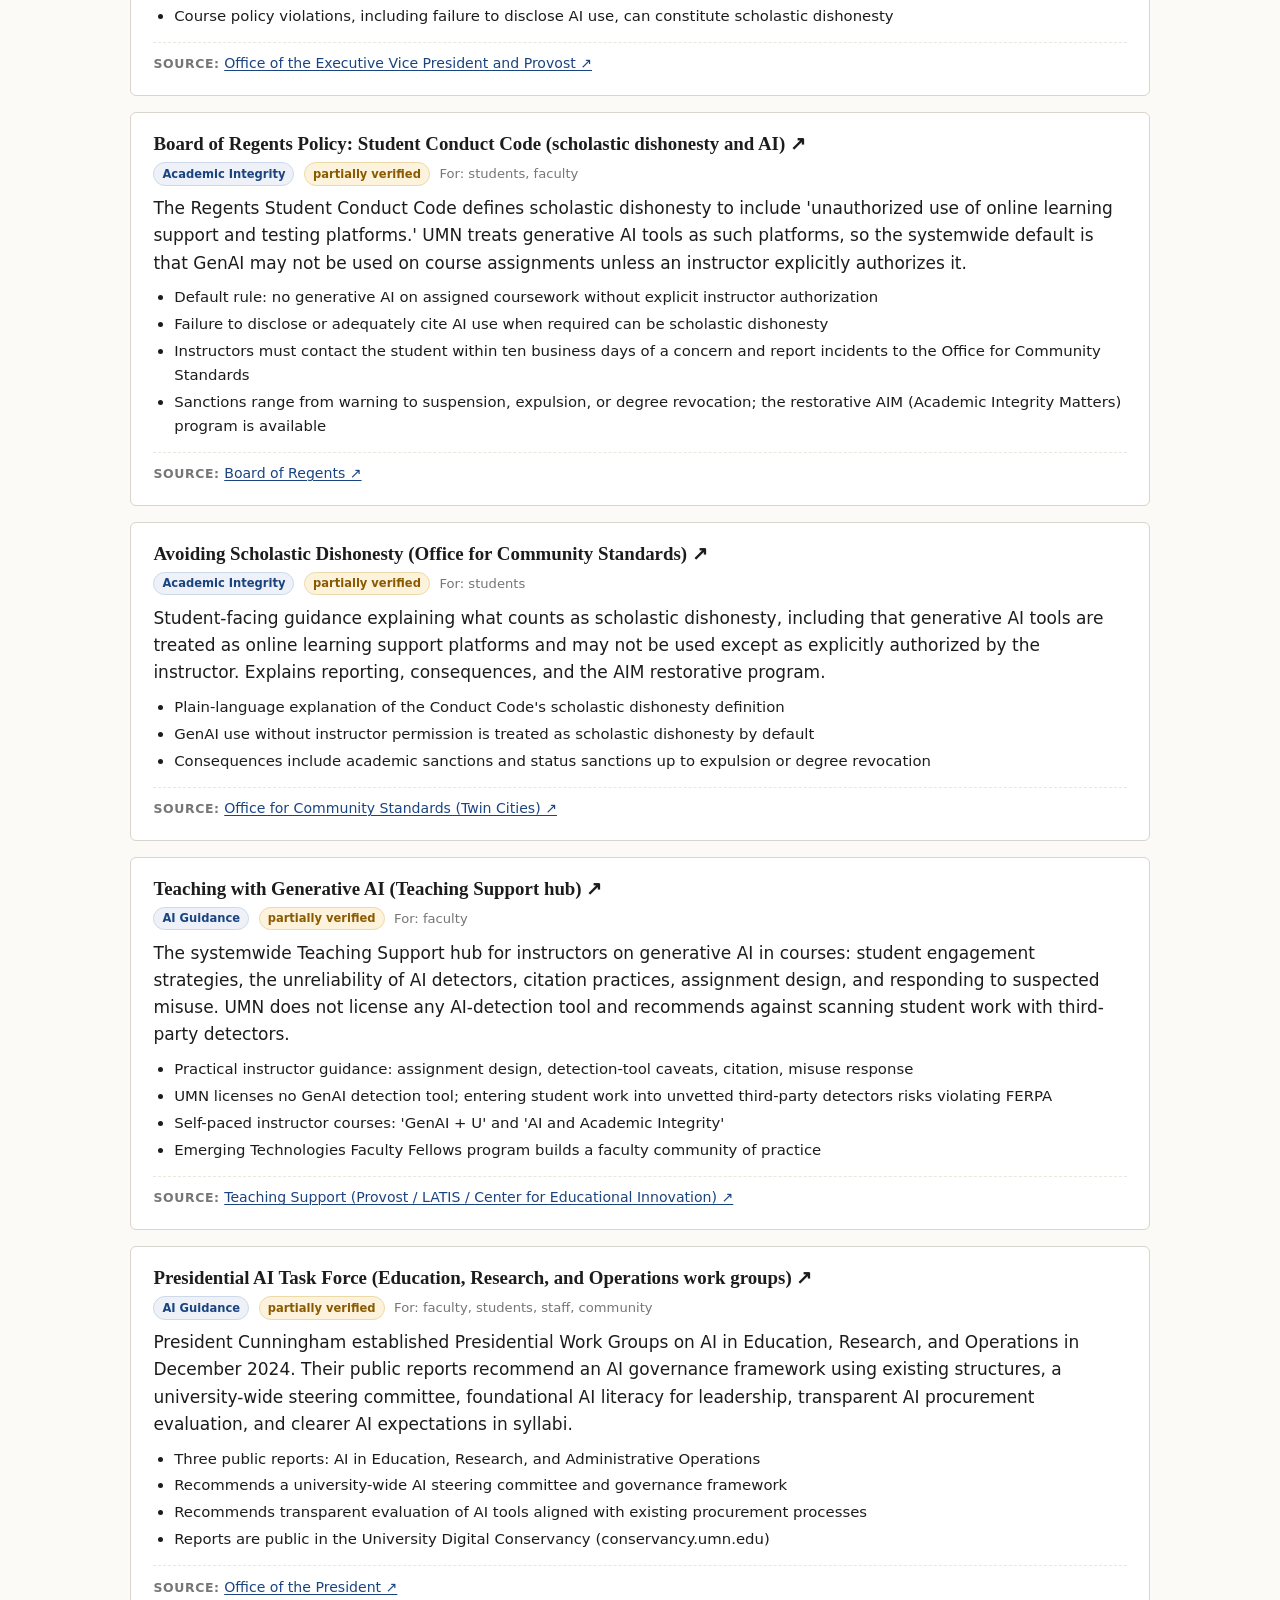
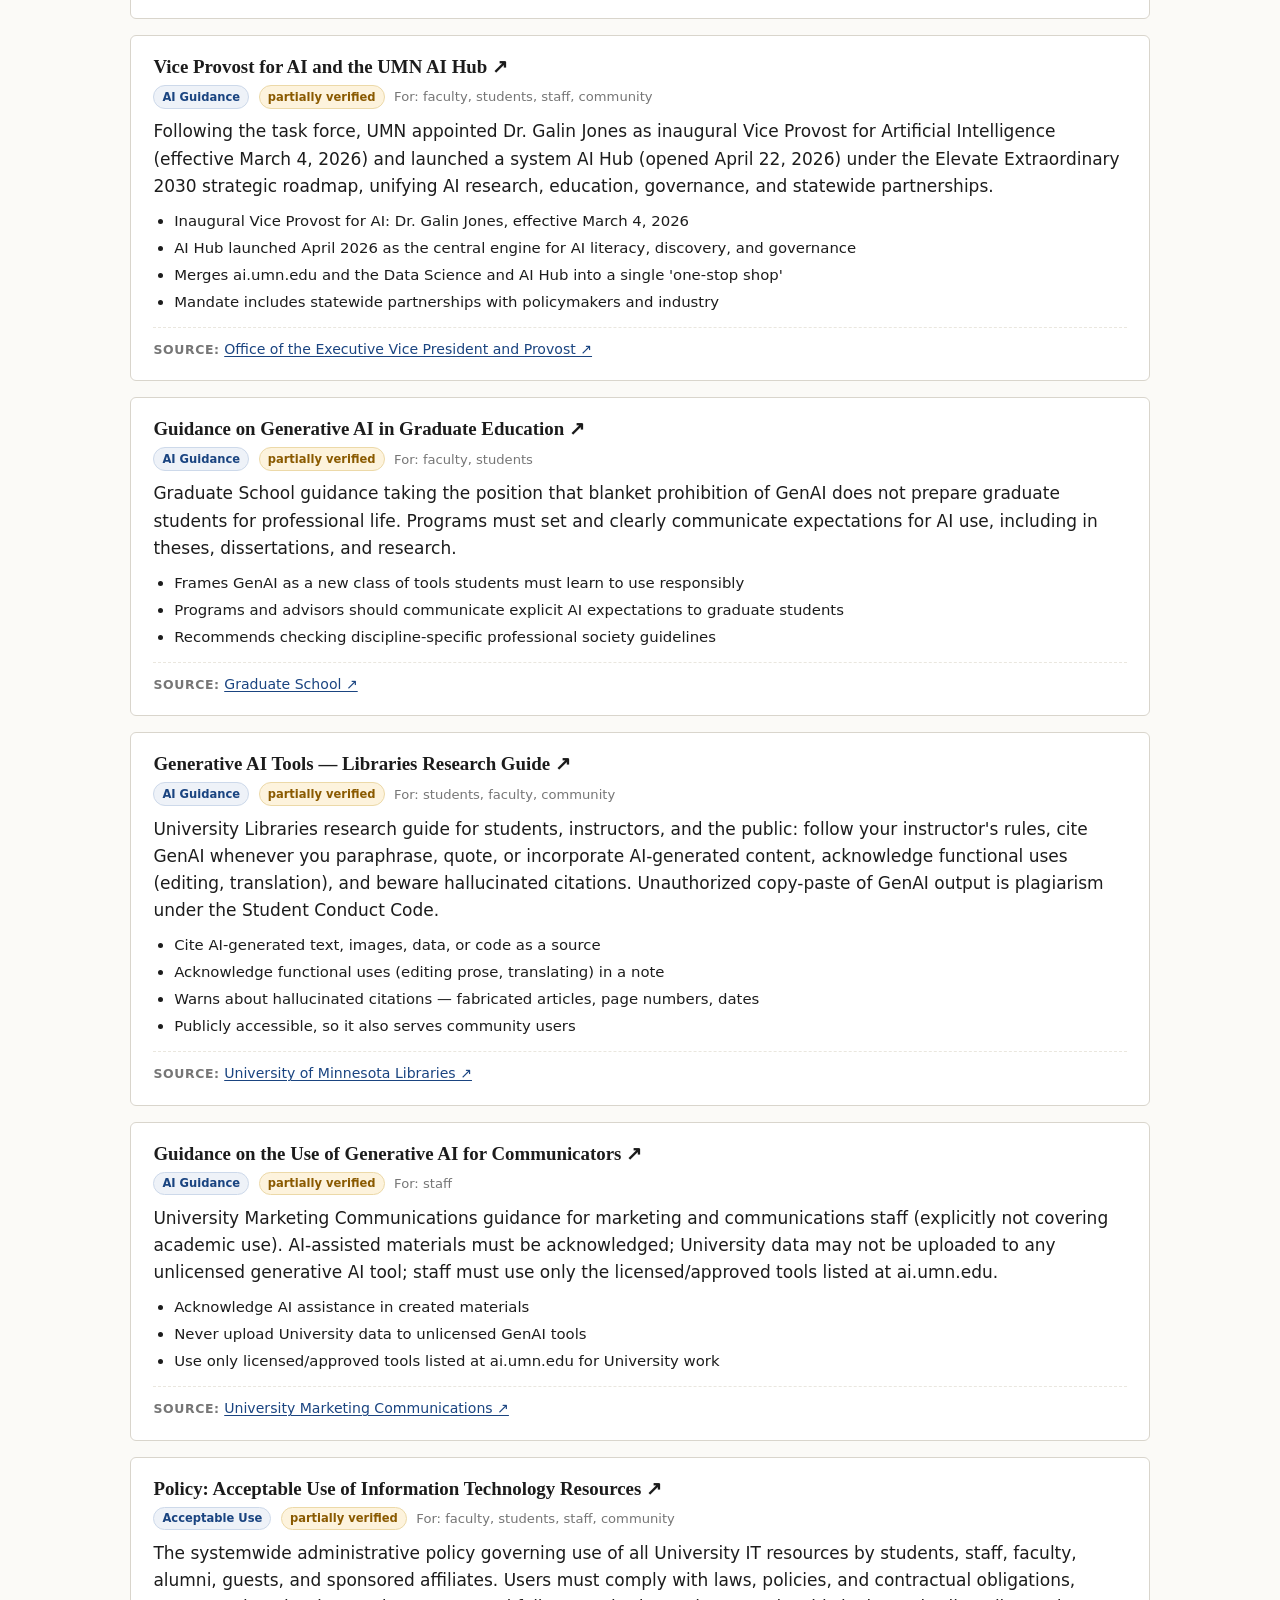
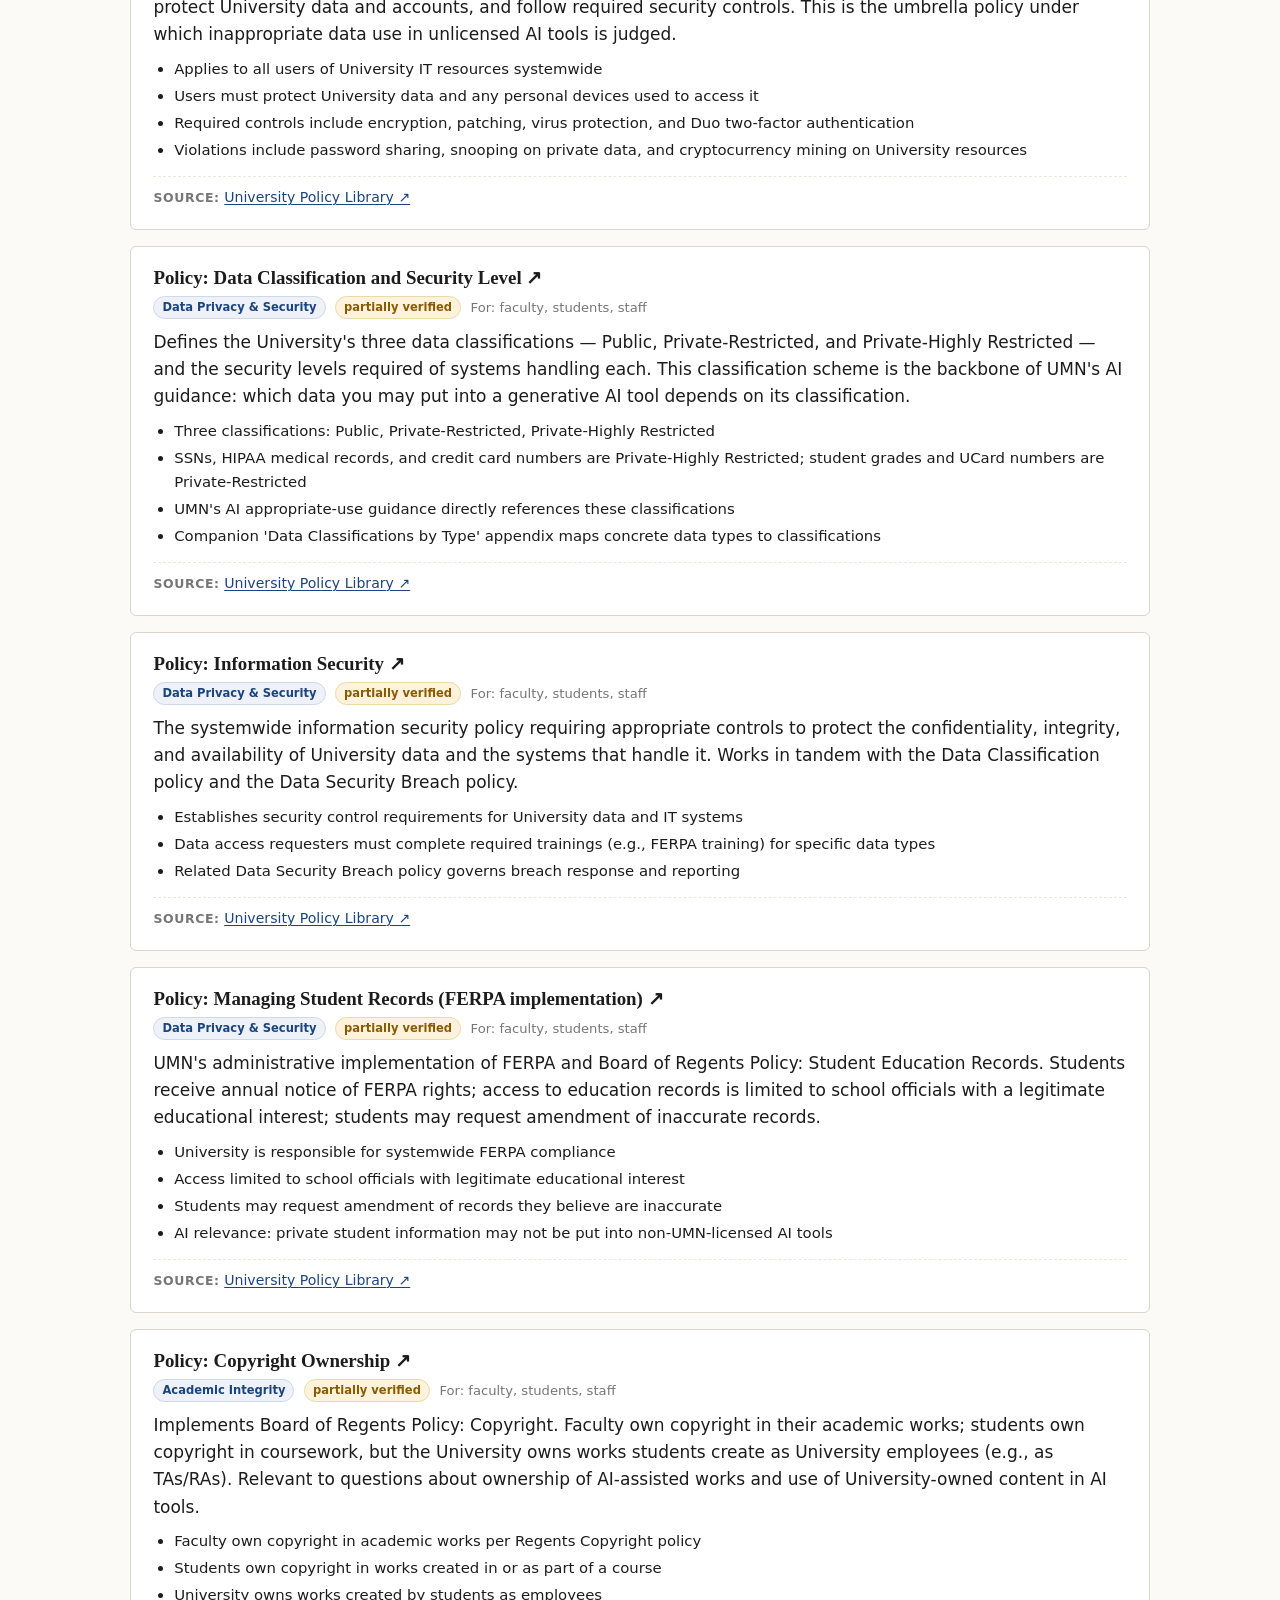
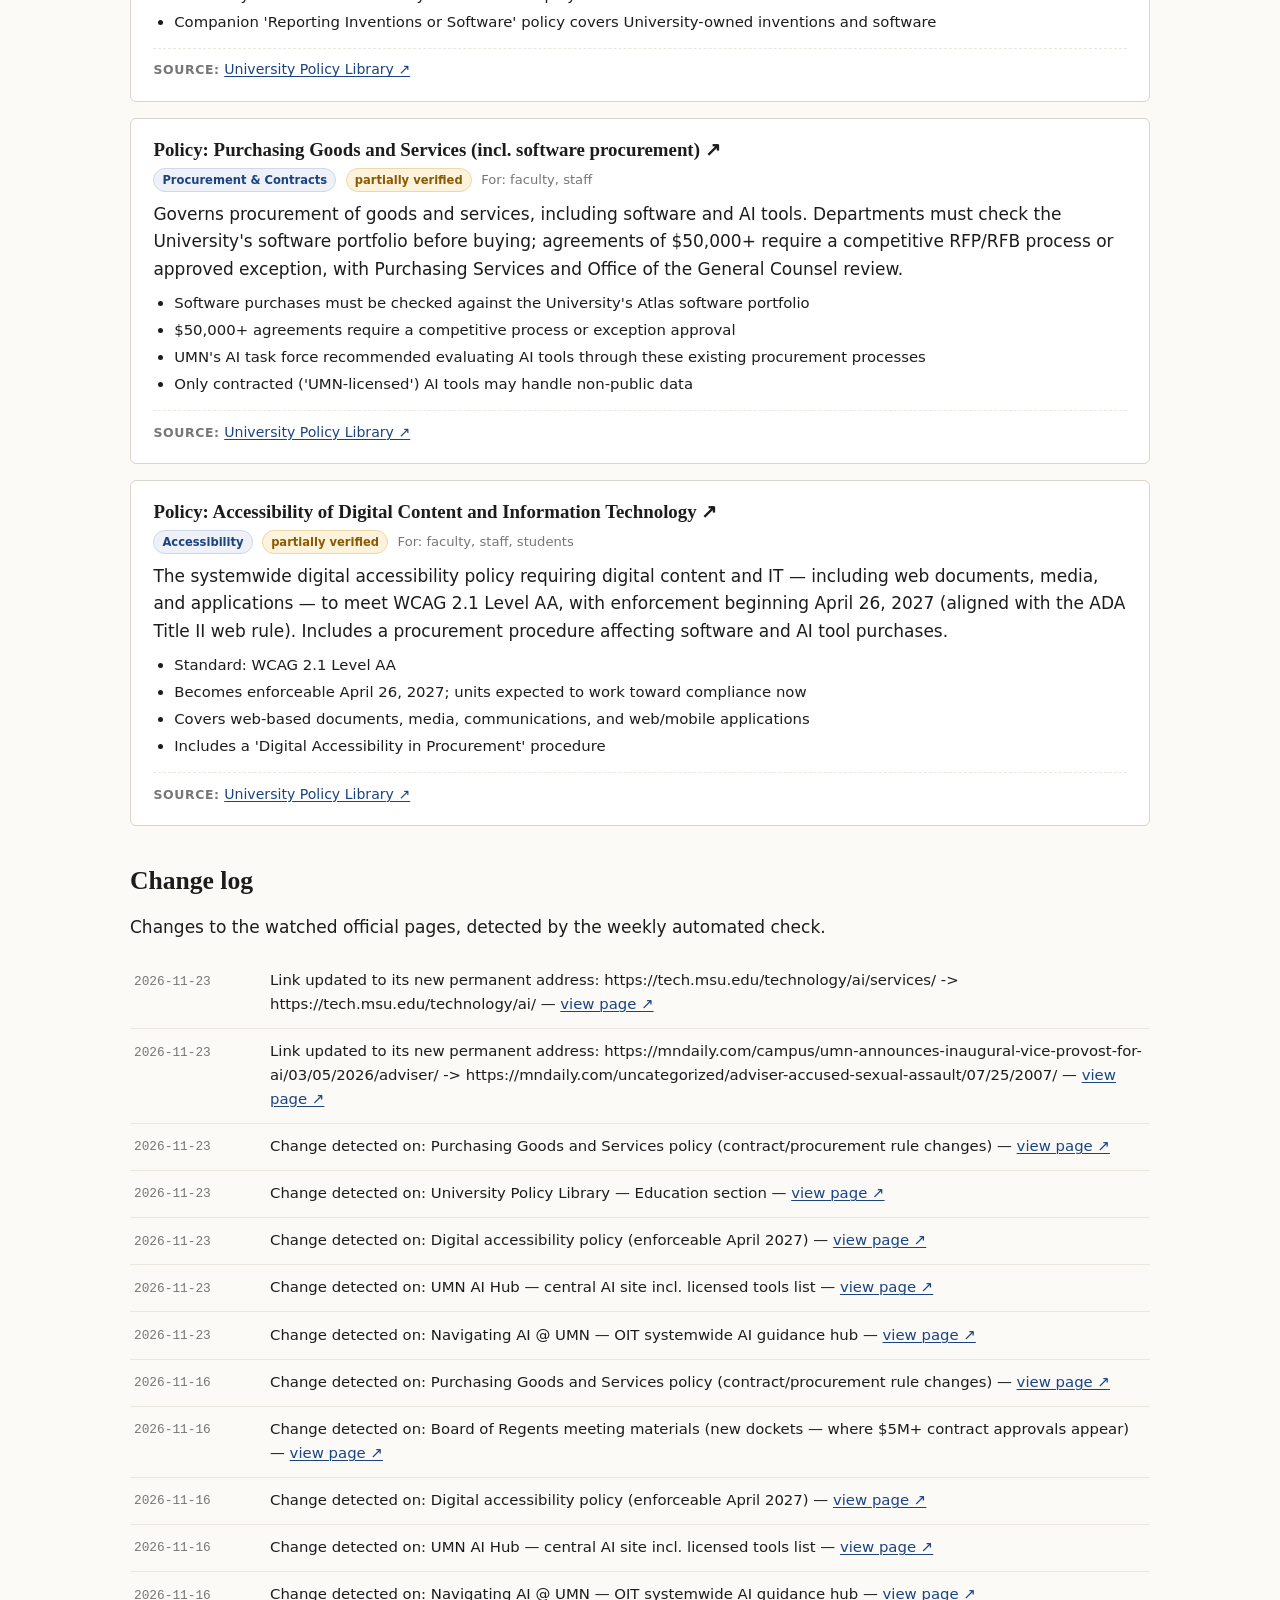
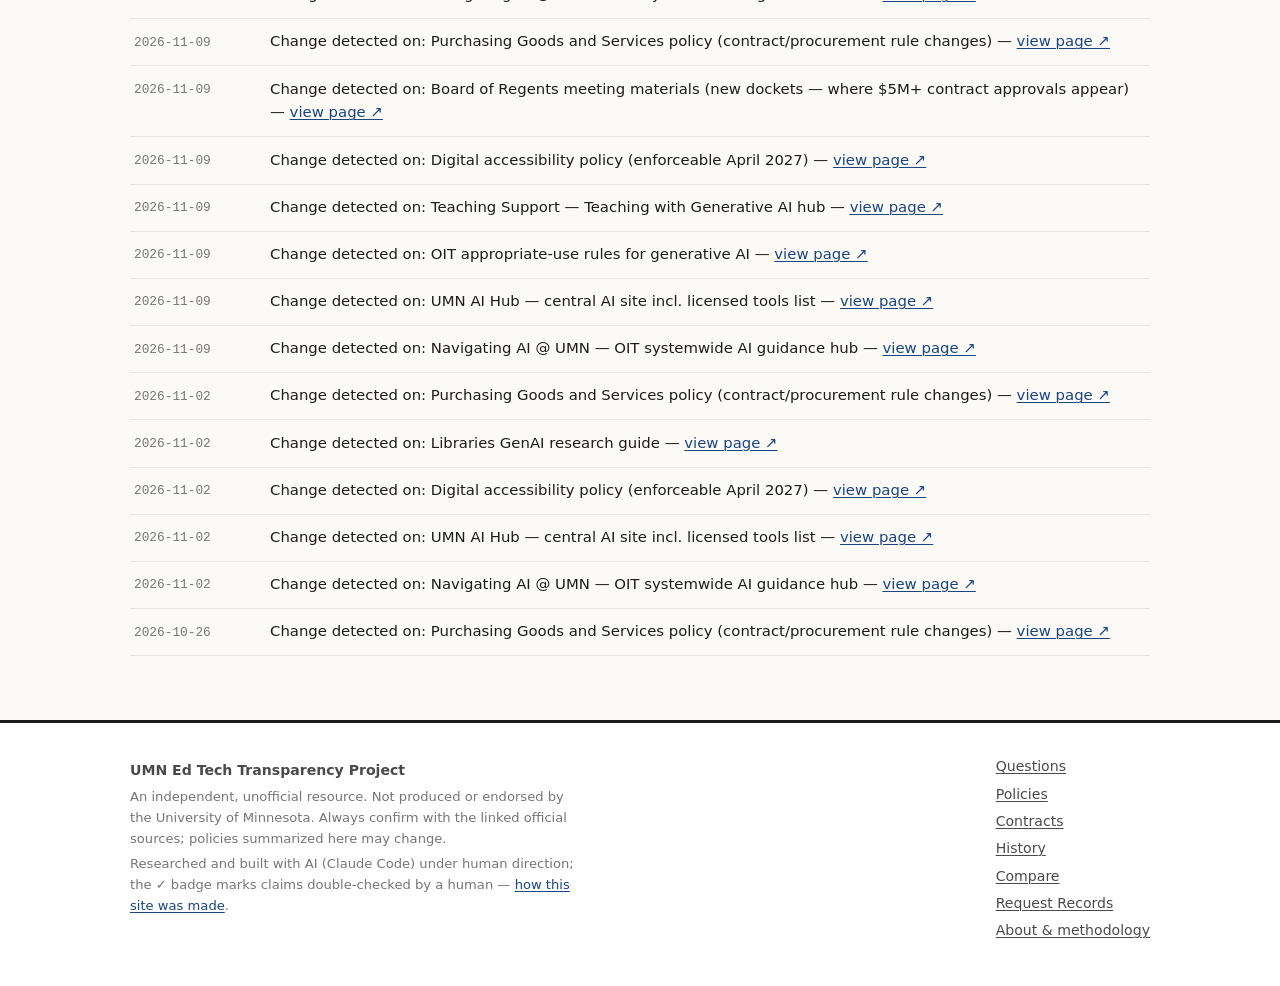
<file: policies.html>
<!DOCTYPE html>
<html lang="en">
<head>
<meta charset="utf-8">
<meta name="viewport" content="width=device-width, initial-scale=1">
<title>AI &amp; Technology Policies — UMN Ed Tech Transparency Project</title>
<meta name="description" content="The University of Minnesota's policies and official guidance on AI and technology, summarized in plain language with links to every source. Checked automatically every week.">
<link rel="icon" href="favicon.svg" type="image/svg+xml">
<link rel="stylesheet" href="css/style.css">
</head>
<body data-base=".">
<a class="skip-link" href="#main">Skip to content</a>

<header class="site-header">
  <div class="wrap">
    <div class="masthead">
      <a class="site-title" href="index.html"><span class="tick">▌</span>UMN Ed Tech Transparency Project</a>
      <span class="site-tagline">Policies, contracts, and history — with sources.</span>
    </div>
    <nav class="site-nav" aria-label="Main">
      <a href="index.html">Home</a>
      <a href="faq.html">Questions</a>
      <a href="policies.html" aria-current="page">Policies</a>
      <a href="contracts.html">Contracts</a>
      <a href="history.html">History</a>
      <a href="compare.html">Compare Universities</a>
      <a href="records-request.html">Request Records</a>
      <a href="about.html">About</a>
    </nav>
  </div>
</header>

<main class="wrap" id="main">
  <p class="section-kicker">Policies &amp; official guidance</p>
  <h1>UMN's rules for AI and technology</h1>
  <p>Plain-language summaries of the University of Minnesota's official policies and guidance.
  Every entry links to the official source — read the original before relying on it.
  An automated checker reviews the official pages weekly; detected changes appear in the changelog below.</p>

  <div class="status-bar" id="status-bar">
    <span><span class="status-dot"></span>Loading monitoring status…</span>
  </div>

  <div class="toolbar" id="policy-filters" aria-label="Filter by topic"></div>
  <div class="toolbar" id="policy-audience-filters" aria-label="Filter by audience"></div>
  <div id="policy-list"><p class="loading">Loading policies…</p></div>

  <h2 id="changes">Change log</h2>
  <p>Changes to the watched official pages, detected by the weekly automated check.</p>
  <ul class="changelog" id="changelog"></ul>
</main>

<footer class="site-footer">
  <div class="wrap">
    <div>
      <p><strong>UMN Ed Tech Transparency Project</strong></p>
      <p class="disclaimer">An independent, unofficial resource. Not produced or endorsed by the
      University of Minnesota. Always confirm with the linked official sources; policies summarized
      here may change.</p>
      <p class="disclaimer">Researched and built with AI (Claude Code) under human direction;
      the ✓ badge marks claims double-checked by a human —
      <a href="about.html#how-made">how this site was made</a>.</p>
    </div>
    <nav aria-label="Footer">
      <a href="faq.html">Questions</a>
      <a href="policies.html">Policies</a>
      <a href="contracts.html">Contracts</a>
      <a href="history.html">History</a>
      <a href="compare.html">Compare</a>
      <a href="records-request.html">Request Records</a>
      <a href="about.html">About &amp; methodology</a>
    </nav>
  </div>
</footer>

<script src="js/search.js"></script>
<script src="js/site.js"></script>
</body>
</html>
</file>
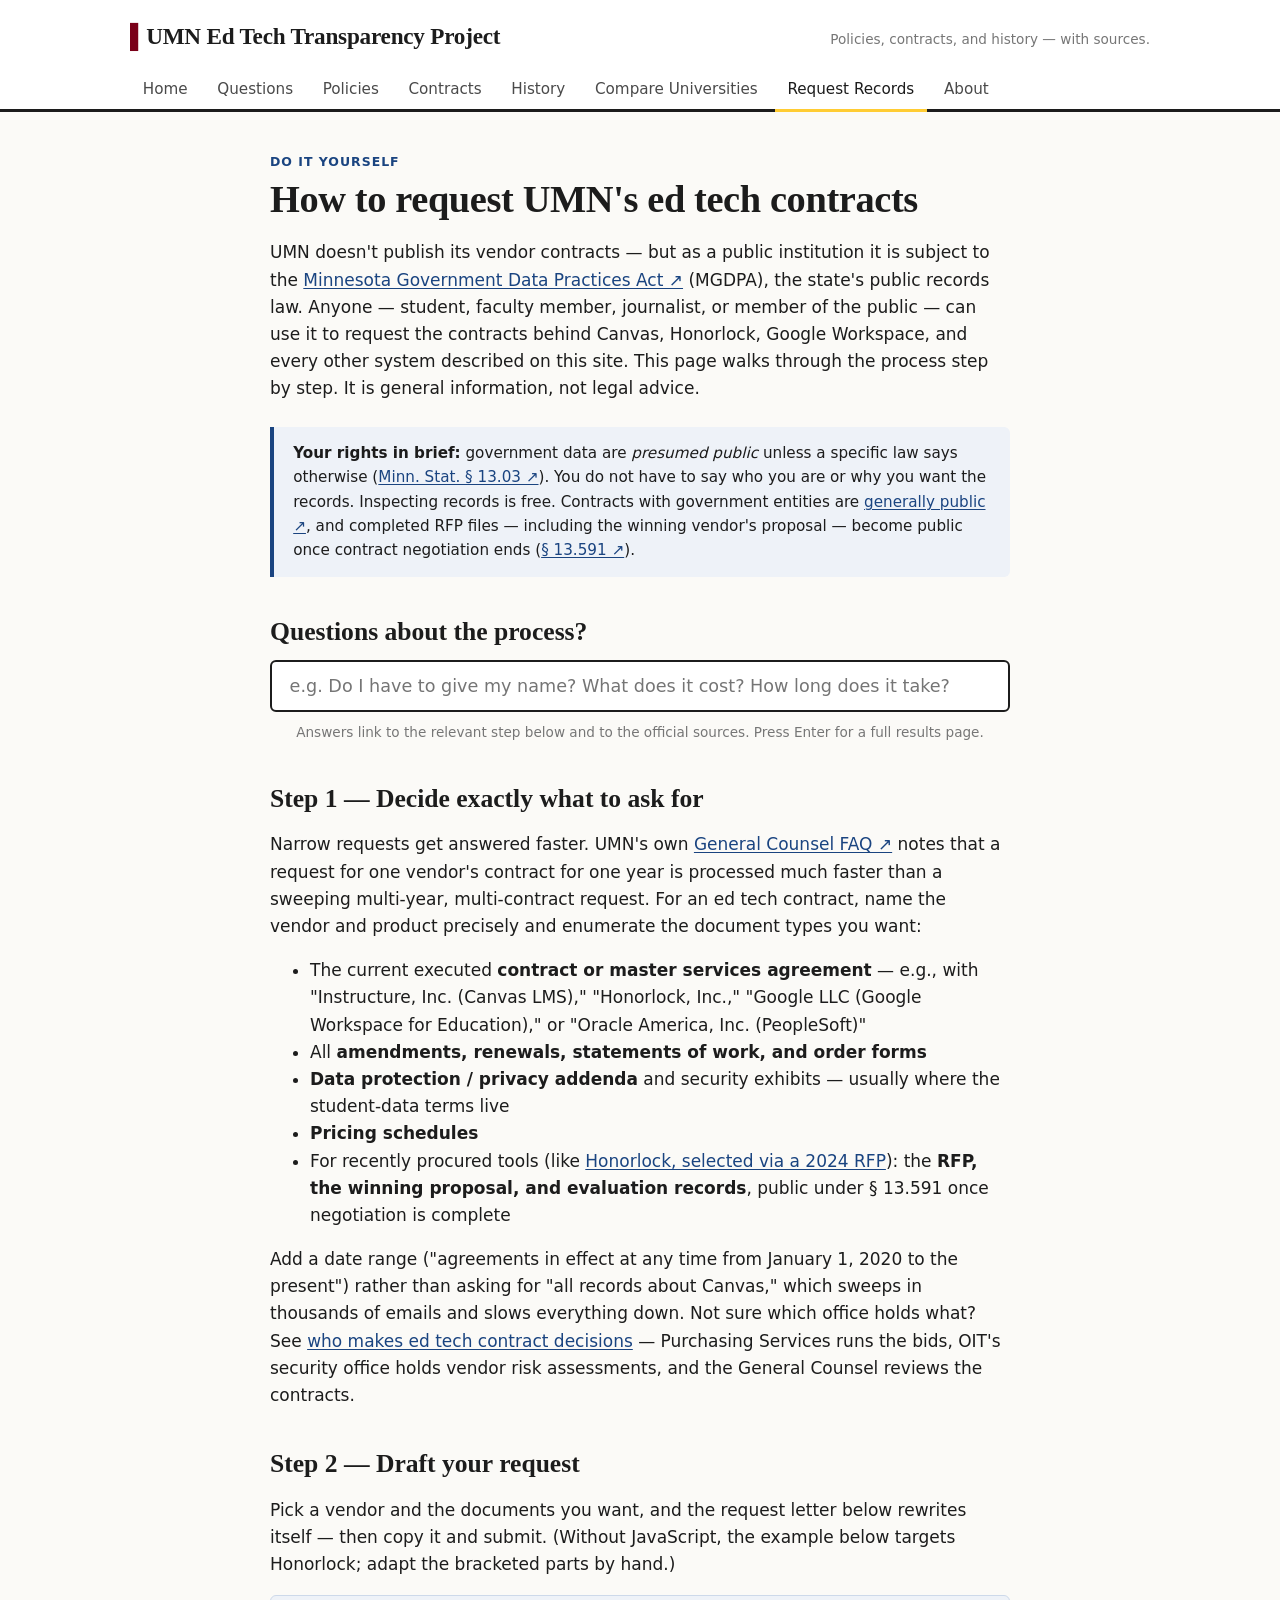
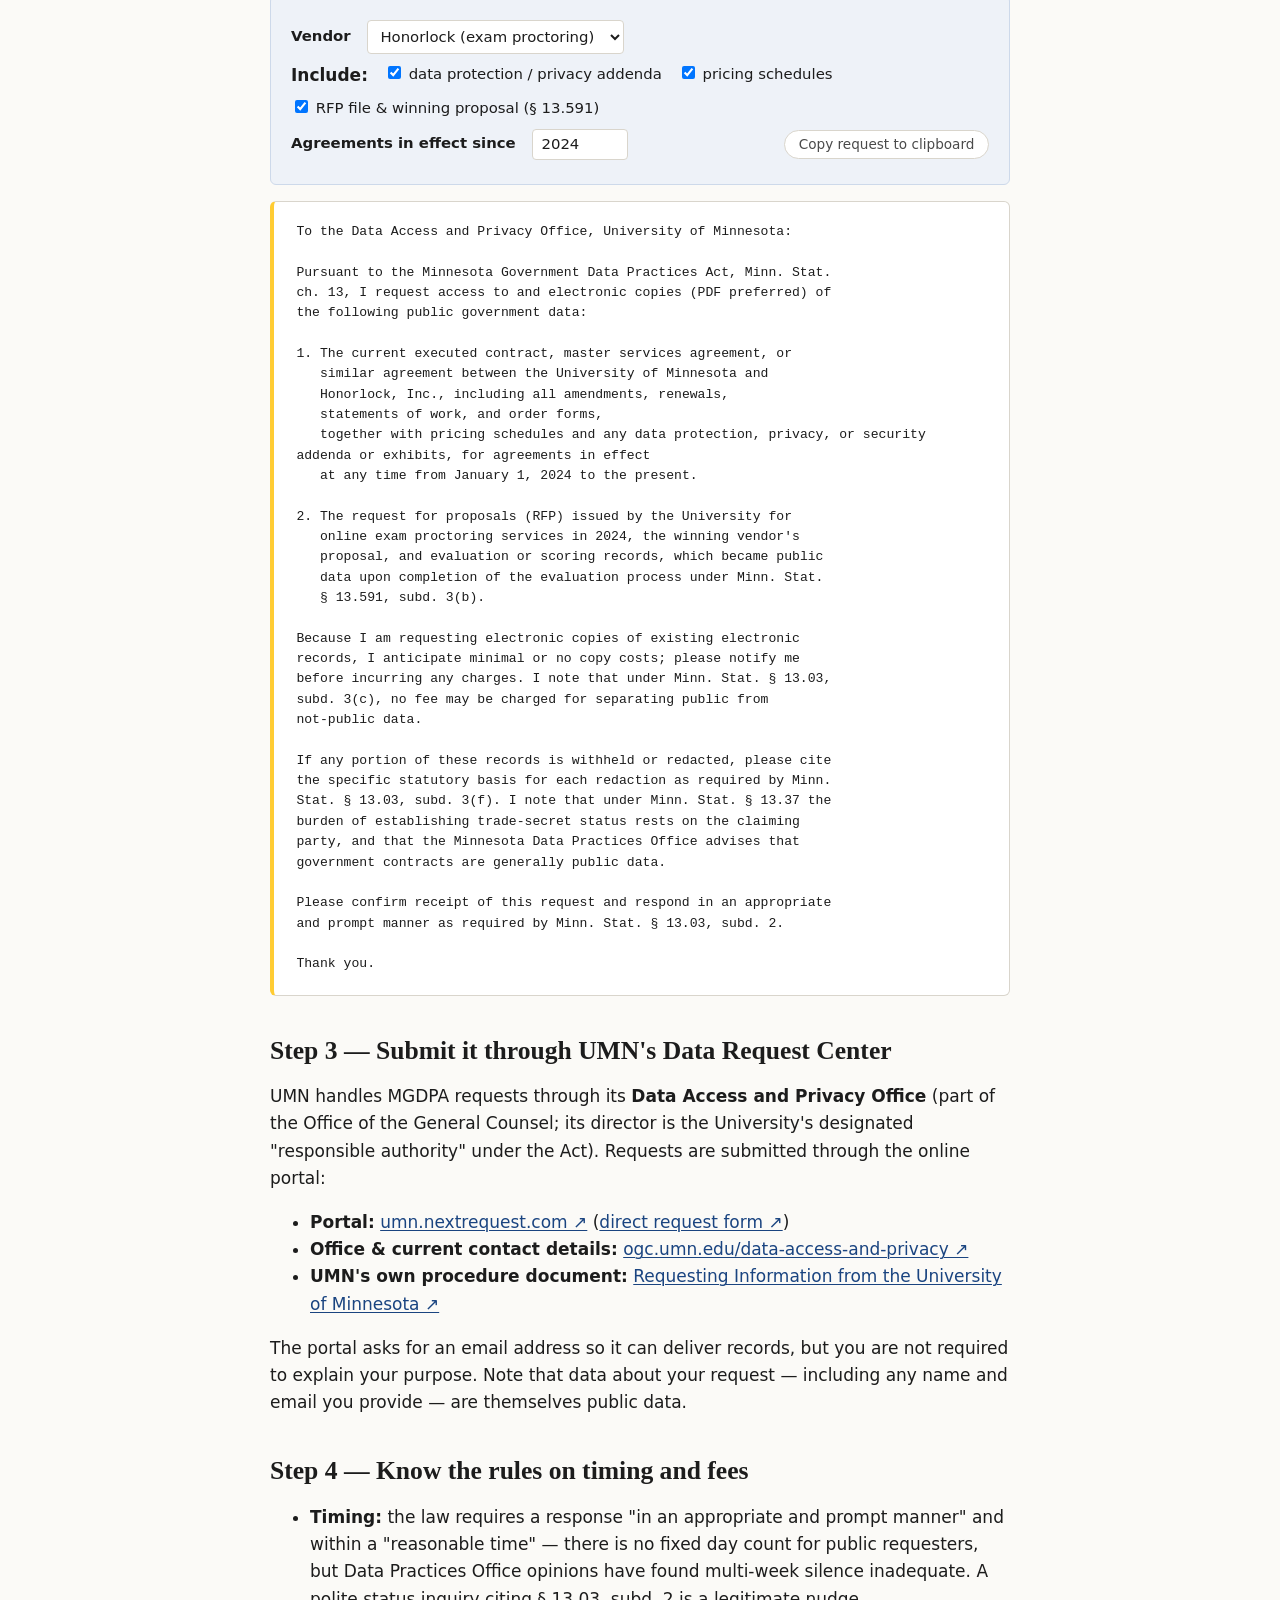
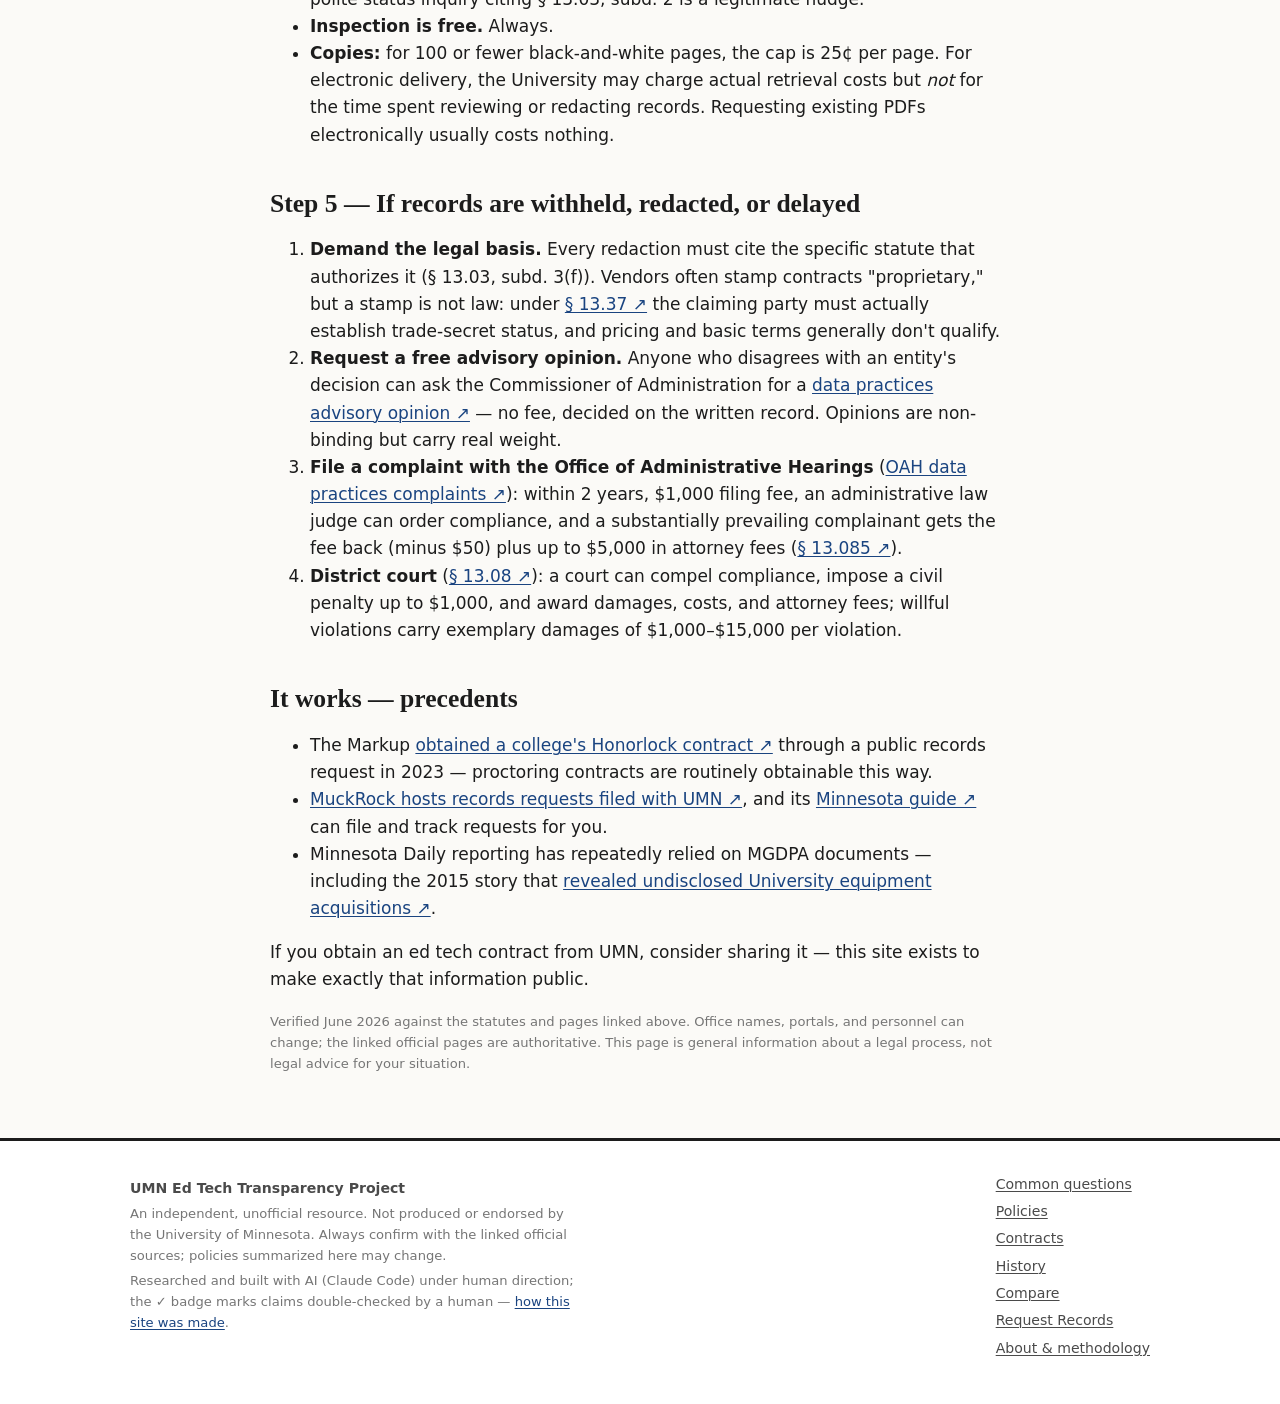
<file: records-request.html>
<!DOCTYPE html>
<html lang="en">
<head>
<meta charset="utf-8">
<meta name="viewport" content="width=device-width, initial-scale=1">
<title>How to Request UMN Records — UMN Ed Tech Transparency Project</title>
<meta name="description" content="Step-by-step guide to requesting University of Minnesota ed tech contracts and other records under the Minnesota Government Data Practices Act, with a template request.">
<link rel="icon" href="favicon.svg" type="image/svg+xml">
<link rel="stylesheet" href="css/style.css">
</head>
<body data-base=".">
<a class="skip-link" href="#main">Skip to content</a>

<header class="site-header">
  <div class="wrap">
    <div class="masthead">
      <a class="site-title" href="index.html"><span class="tick">▌</span>UMN Ed Tech Transparency Project</a>
      <span class="site-tagline">Policies, contracts, and history — with sources.</span>
    </div>
    <nav class="site-nav" aria-label="Main">
      <a href="index.html">Home</a>
      <a href="faq.html">Questions</a>
      <a href="policies.html">Policies</a>
      <a href="contracts.html">Contracts</a>
      <a href="history.html">History</a>
      <a href="compare.html">Compare Universities</a>
      <a href="records-request.html" aria-current="page">Request Records</a>
      <a href="about.html">About</a>
    </nav>
  </div>
</header>

<main class="wrap-narrow" id="main">
  <p class="section-kicker">Do it yourself</p>
  <h1>How to request UMN's ed tech contracts</h1>

  <p>UMN doesn't publish its vendor contracts — but as a public institution it is subject to the
  <a href="https://www.revisor.mn.gov/statutes/cite/13" target="_blank" rel="noopener">Minnesota
  Government Data Practices Act ↗</a> (MGDPA), the state's public records law. Anyone — student,
  faculty member, journalist, or member of the public — can use it to request the contracts behind
  Canvas, Honorlock, Google Workspace, and every other system described on this site. This page
  walks through the process step by step. It is general information, not legal advice.</p>

  <div class="lead-banner">
    <strong>Your rights in brief:</strong> government data are <em>presumed public</em> unless a
    specific law says otherwise (<a href="https://www.revisor.mn.gov/statutes/cite/13.03" target="_blank" rel="noopener">Minn.
    Stat. § 13.03 ↗</a>). You do not have to say who you are or why you want the records.
    Inspecting records is free. Contracts with government entities are
    <a href="https://mn.gov/admin/data-practices/data/types/contracting/" target="_blank" rel="noopener">generally
    public ↗</a>, and completed RFP files — including the winning vendor's proposal — become public
    once contract negotiation ends
    (<a href="https://www.revisor.mn.gov/statutes/cite/13.591" target="_blank" rel="noopener">§ 13.591 ↗</a>).
  </div>

  <h2>Questions about the process?</h2>
  <div class="search-box" style="max-width:none">
    <label for="rq" style="position:absolute;left:-9999px">Ask a question about records requests</label>
    <input class="search-input" type="search" id="rq" data-search-input
           placeholder="e.g. Do I have to give my name? What does it cost? How long does it take?"
           autocomplete="off">
    <div class="search-results" data-search-results hidden></div>
    <p class="search-hint">Answers link to the relevant step below and to the official sources.
    Press Enter for a full results page.</p>
  </div>

  <h2 id="step-scope">Step 1 — Decide exactly what to ask for</h2>
  <p>Narrow requests get answered faster. UMN's own
  <a href="https://ogc.umn.edu/frequently-asked-questions" target="_blank" rel="noopener">General
  Counsel FAQ ↗</a> notes that a request for one
  vendor's contract for one year is processed much faster than a sweeping multi-year, multi-contract
  request. For an ed tech contract, name the vendor and product precisely and enumerate the
  document types you want:</p>
  <ul>
    <li>The current executed <strong>contract or master services agreement</strong> — e.g., with
    "Instructure, Inc. (Canvas LMS)," "Honorlock, Inc.," "Google LLC (Google Workspace for
    Education)," or "Oracle America, Inc. (PeopleSoft)"</li>
    <li>All <strong>amendments, renewals, statements of work, and order forms</strong></li>
    <li><strong>Data protection / privacy addenda</strong> and security exhibits — usually where
    the student-data terms live</li>
    <li><strong>Pricing schedules</strong></li>
    <li>For recently procured tools (like <a href="contracts.html#honorlock">Honorlock, selected
    via a 2024 RFP</a>): the <strong>RFP, the
    winning proposal, and evaluation records</strong>, public under § 13.591 once negotiation is
    complete</li>
  </ul>
  <p>Add a date range ("agreements in effect at any time from January 1, 2020 to the present")
  rather than asking for "all records about Canvas," which sweeps in thousands of emails and slows
  everything down. Not sure which office holds what? See
  <a href="contracts.html#who-decides">who makes ed tech contract decisions</a> — Purchasing
  Services runs the bids, OIT's security office holds vendor risk assessments, and the General
  Counsel reviews the contracts.</p>

  <h2 id="step-template">Step 2 — Draft your request</h2>
  <p>Pick a vendor and the documents you want, and the request letter below rewrites itself —
  then copy it and submit. (Without JavaScript, the example below targets Honorlock; adapt the
  bracketed parts by hand.)</p>

  <form class="builder" id="request-builder">
    <div class="builder-row">
      <label for="rb-vendor"><strong>Vendor</strong></label>
      <select id="rb-vendor"></select>
      <span id="rb-custom-wrap" hidden>
        <label for="rb-custom" style="position:absolute;left:-9999px">Vendor legal name and product</label>
        <input type="text" id="rb-custom" placeholder="Vendor legal name (product) — e.g. Acme Corp. (tutoring app)">
      </span>
    </div>
    <div class="builder-row">
      <strong>Include:</strong>
      <label><input type="checkbox" id="rb-addenda" checked> data protection / privacy addenda</label>
      <label><input type="checkbox" id="rb-pricing" checked> pricing schedules</label>
      <label><input type="checkbox" id="rb-rfp" checked> RFP file &amp; winning proposal (§ 13.591)</label>
    </div>
    <div class="builder-row">
      <label for="rb-year"><strong>Agreements in effect since</strong></label>
      <input type="number" id="rb-year" min="1990" max="2026" value="2024">
      <span class="spacer"></span>
      <button type="button" class="filter-btn" id="rb-copy">Copy request to clipboard</button>
    </div>
  </form>

  <pre class="template" id="request-template">To the Data Access and Privacy Office, University of Minnesota:

Pursuant to the Minnesota Government Data Practices Act, Minn. Stat.
ch. 13, I request access to and electronic copies (PDF preferred) of
the following public government data:

1. The current executed contract, master services agreement, or
   similar agreement between the University of Minnesota and
   [Honorlock, Inc.], including all amendments, renewals, statements
   of work, order forms, pricing schedules, and any data protection,
   privacy, or security addenda or exhibits, for agreements in effect
   at any time from [January 1, 2024] to the present.

2. The request for proposals (RFP) issued by the University for
   [online exam proctoring services in 2024], the winning vendor's
   proposal, and evaluation or scoring records, which became public
   data upon completion of the evaluation process under Minn. Stat.
   § 13.591, subd. 3(b).

Because I am requesting electronic copies of existing electronic
records, I anticipate minimal or no copy costs; please notify me
before incurring any charges. I note that under Minn. Stat. § 13.03,
subd. 3(c), no fee may be charged for separating public from
not-public data.

If any portion of these records is withheld or redacted, please cite
the specific statutory basis for each redaction as required by Minn.
Stat. § 13.03, subd. 3(f). I note that under Minn. Stat. § 13.37 the
burden of establishing trade-secret status rests on the claiming
party, and that the Minnesota Data Practices Office advises that
government contracts are generally public data.

Please confirm receipt of this request and respond in an appropriate
and prompt manner as required by Minn. Stat. § 13.03, subd. 2.

Thank you.</pre>

  <h2 id="step-submit">Step 3 — Submit it through UMN's Data Request Center</h2>
  <p>UMN handles MGDPA requests through its <strong>Data Access and Privacy Office</strong> (part
  of the Office of the General Counsel; its director is the University's designated "responsible
  authority" under the Act). Requests are submitted through the online portal:</p>
  <ul>
    <li><strong>Portal:</strong> <a href="https://umn.nextrequest.com/" target="_blank" rel="noopener">umn.nextrequest.com ↗</a>
    (<a href="https://umn.nextrequest.com/requests/new" target="_blank" rel="noopener">direct request form ↗</a>)</li>
    <li><strong>Office &amp; current contact details:</strong>
    <a href="https://ogc.umn.edu/data-access-and-privacy" target="_blank" rel="noopener">ogc.umn.edu/data-access-and-privacy ↗</a></li>
    <li><strong>UMN's own procedure document:</strong>
    <a href="https://policy.umn.edu/operations/publicaccess-proc01" target="_blank" rel="noopener">Requesting Information from the University of Minnesota ↗</a></li>
  </ul>
  <p>The portal asks for an email address so it can deliver records, but you are not required to
  explain your purpose. Note that data about your request — including any name and email you
  provide — are themselves public data.</p>

  <h2 id="step-fees">Step 4 — Know the rules on timing and fees</h2>
  <ul>
    <li><strong>Timing:</strong> the law requires a response "in an appropriate and prompt manner"
    and within a "reasonable time" — there is no fixed day count for public requesters, but
    Data Practices Office opinions have found multi-week silence inadequate. A polite status
    inquiry citing § 13.03, subd. 2 is a legitimate nudge.</li>
    <li><strong>Inspection is free.</strong> Always.</li>
    <li><strong>Copies:</strong> for 100 or fewer black-and-white pages, the cap is 25¢ per page.
    For electronic delivery, the University may charge actual retrieval costs but
    <em>not</em> for the time spent reviewing or redacting records. Requesting existing PDFs
    electronically usually costs nothing.</li>
  </ul>

  <h2 id="step-denied">Step 5 — If records are withheld, redacted, or delayed</h2>
  <ol>
    <li><strong>Demand the legal basis.</strong> Every redaction must cite the specific statute
    that authorizes it (§ 13.03, subd. 3(f)). Vendors often stamp contracts "proprietary," but a
    stamp is not law: under <a href="https://www.revisor.mn.gov/statutes/cite/13.37" target="_blank" rel="noopener">§ 13.37 ↗</a>
    the claiming party must actually establish trade-secret status, and pricing and basic terms
    generally don't qualify.</li>
    <li><strong>Request a free advisory opinion.</strong> Anyone who disagrees with an entity's
    decision can ask the Commissioner of Administration for a
    <a href="https://mn.gov/admin/data-practices/opinions/request/data/" target="_blank" rel="noopener">data
    practices advisory opinion ↗</a> — no fee, decided on the written record. Opinions are
    non-binding but carry real weight.</li>
    <li><strong>File a complaint with the Office of Administrative Hearings</strong>
    (<a href="https://mn.gov/oah/self-help/administrative-law-overview/data-practices.jsp" target="_blank" rel="noopener">OAH
    data practices complaints ↗</a>): within 2 years, $1,000 filing fee, an administrative law
    judge can order compliance, and a substantially prevailing complainant gets the fee back
    (minus $50) plus up to $5,000 in attorney fees
    (<a href="https://www.revisor.mn.gov/statutes/cite/13.085" target="_blank" rel="noopener">§ 13.085 ↗</a>).</li>
    <li><strong>District court</strong>
    (<a href="https://www.revisor.mn.gov/statutes/cite/13.08" target="_blank" rel="noopener">§ 13.08 ↗</a>):
    a court can compel compliance, impose a civil penalty up to $1,000, and award damages, costs,
    and attorney fees; willful violations carry exemplary damages of $1,000–$15,000 per violation.</li>
  </ol>

  <h2>It works — precedents</h2>
  <ul>
    <li>The Markup <a href="https://themarkup.org/machine-learning/2023/11/30/he-wanted-privacy-his-college-gave-him-none" target="_blank" rel="noopener">obtained
    a college's Honorlock contract ↗</a> through a public records request in 2023 — proctoring
    contracts are routinely obtainable this way.</li>
    <li><a href="https://www.muckrock.com/foi/minnesota-156/public-universities-records-requests-university-of-minnesota-twin-cities-154116/" target="_blank" rel="noopener">MuckRock
    hosts records requests filed with UMN ↗</a>, and its
    <a href="https://www.muckrock.com/place/united-states-of-america/minnesota/" target="_blank" rel="noopener">Minnesota
    guide ↗</a> can file and track requests for you.</li>
    <li>Minnesota Daily reporting has repeatedly relied on MGDPA documents — including the 2015
    story that <a href="https://mndaily.com/uncategorized/university-officials-did-not-disclose-acquisition-grenade-launchers/08/05/2015/snoadmin/" target="_blank" rel="noopener">revealed
    undisclosed University equipment acquisitions ↗</a>.</li>
  </ul>
  <p>If you obtain an ed tech contract from UMN, consider sharing it — this site exists to make
  exactly that information public.</p>

  <p class="disclaimer">Verified June 2026 against the statutes and pages linked above. Office
  names, portals, and personnel can change; the linked official pages are authoritative. This page
  is general information about a legal process, not legal advice for your situation.</p>
</main>

<footer class="site-footer">
  <div class="wrap">
    <div>
      <p><strong>UMN Ed Tech Transparency Project</strong></p>
      <p class="disclaimer">An independent, unofficial resource. Not produced or endorsed by the
      University of Minnesota. Always confirm with the linked official sources; policies summarized
      here may change.</p>
      <p class="disclaimer">Researched and built with AI (Claude Code) under human direction;
      the ✓ badge marks claims double-checked by a human —
      <a href="about.html#how-made">how this site was made</a>.</p>
    </div>
    <nav aria-label="Footer">
      <a href="faq.html">Common questions</a>
      <a href="policies.html">Policies</a>
      <a href="contracts.html">Contracts</a>
      <a href="history.html">History</a>
      <a href="compare.html">Compare</a>
      <a href="records-request.html">Request Records</a>
      <a href="about.html">About &amp; methodology</a>
    </nav>
  </div>
</footer>

<script src="js/search.js"></script>
<script src="js/site.js"></script>
<script src="js/request-builder.js"></script>
</body>
</html>
</file>
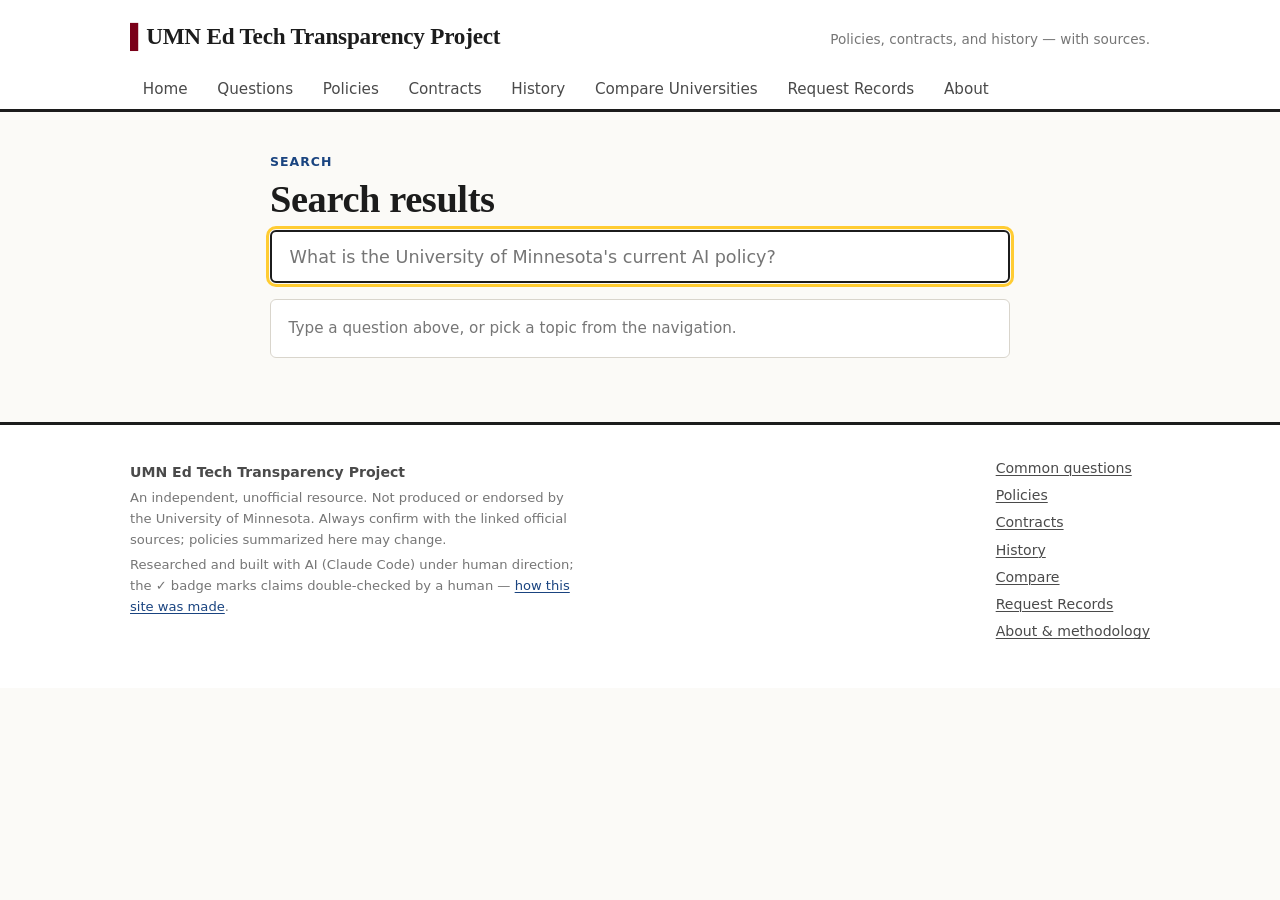
<file: search.html>
<!DOCTYPE html>
<html lang="en">
<head>
<meta charset="utf-8">
<meta name="viewport" content="width=device-width, initial-scale=1">
<title>Search — UMN Ed Tech Transparency Project</title>
<meta name="description" content="Search UMN's AI and technology policies, ed tech contracts, history, and peer-university comparisons.">
<link rel="icon" href="favicon.svg" type="image/svg+xml">
<link rel="stylesheet" href="css/style.css">
</head>
<body data-base=".">
<a class="skip-link" href="#main">Skip to content</a>

<header class="site-header">
  <div class="wrap">
    <div class="masthead">
      <a class="site-title" href="index.html"><span class="tick">▌</span>UMN Ed Tech Transparency Project</a>
      <span class="site-tagline">Policies, contracts, and history — with sources.</span>
    </div>
    <nav class="site-nav" aria-label="Main">
      <a href="index.html">Home</a>
      <a href="faq.html">Questions</a>
      <a href="policies.html">Policies</a>
      <a href="contracts.html">Contracts</a>
      <a href="history.html">History</a>
      <a href="compare.html">Compare Universities</a>
      <a href="records-request.html">Request Records</a>
      <a href="about.html">About</a>
    </nav>
  </div>
</header>

<main class="wrap-narrow" id="main">
  <p class="section-kicker">Search</p>
  <h1>Search results</h1>

  <div class="search-box" style="max-width:none">
    <label for="q" style="position:absolute;left:-9999px">Search policies, contracts, and history</label>
    <input class="search-input" type="search" id="q" data-search-page-input
           placeholder="What is the University of Minnesota's current AI policy?" autocomplete="off">
  </div>

  <p class="search-count" id="search-count" aria-live="polite"></p>
  <div class="search-results-page" data-search-page-results>
    <div class="result-empty">Type a question above, or pick a topic from the navigation.</div>
  </div>
</main>

<footer class="site-footer">
  <div class="wrap">
    <div>
      <p><strong>UMN Ed Tech Transparency Project</strong></p>
      <p class="disclaimer">An independent, unofficial resource. Not produced or endorsed by the
      University of Minnesota. Always confirm with the linked official sources; policies summarized
      here may change.</p>
      <p class="disclaimer">Researched and built with AI (Claude Code) under human direction;
      the ✓ badge marks claims double-checked by a human —
      <a href="about.html#how-made">how this site was made</a>.</p>
    </div>
    <nav aria-label="Footer">
      <a href="faq.html">Common questions</a>
      <a href="policies.html">Policies</a>
      <a href="contracts.html">Contracts</a>
      <a href="history.html">History</a>
      <a href="compare.html">Compare</a>
      <a href="records-request.html">Request Records</a>
      <a href="about.html">About &amp; methodology</a>
    </nav>
  </div>
</footer>

<script src="js/search.js"></script>
<script src="js/site.js"></script>
</body>
</html>
</file>
<file: css/style.css>
/* UMN Ed Tech Transparency Project — civic/document-centric design */

:root {
  --ink: #1c1c1c;
  --ink-soft: #4a4a4a;
  --ink-faint: #767676;
  --paper: #fbfaf7;
  --panel: #ffffff;
  --rule: #d9d5cc;
  --rule-light: #eae7df;
  --accent: #1a4480;       /* civic blue */
  --accent-dark: #122e57;
  --accent-wash: #eef2f8;
  --gold: #ffcc33;         /* a nod to Minnesota, used sparingly */
  --maroon: #7a0019;
  --verified: #2e6b34;
  --verified-wash: #ecf4ed;
  --caution: #8a5a00;
  --caution-wash: #fdf3dd;
  --serif: "Iowan Old Style", "Palatino Linotype", Palatino, Georgia, "Times New Roman", serif;
  --sans: system-ui, -apple-system, "Segoe UI", Roboto, "Helvetica Neue", Arial, sans-serif;
  --mono: ui-monospace, "SF Mono", Menlo, Consolas, monospace;
}

* { box-sizing: border-box; }

html { scroll-behavior: smooth; }

body {
  margin: 0;
  font-family: var(--sans);
  font-size: 17px;
  line-height: 1.6;
  color: var(--ink);
  background: var(--paper);
}

h1, h2, h3, .serif { font-family: var(--serif); font-weight: 600; line-height: 1.2; }
h1 { font-size: 2.4rem; margin: 0 0 0.5rem; letter-spacing: -0.01em; }
h2 { font-size: 1.6rem; margin: 2.5rem 0 0.75rem; }
h3 { font-size: 1.2rem; margin: 1.5rem 0 0.5rem; }

a { color: var(--accent); text-decoration-thickness: 1px; text-underline-offset: 2px; }
a:hover { color: var(--accent-dark); }

.wrap { max-width: 1060px; margin: 0 auto; padding: 0 1.25rem; }
.wrap-narrow { max-width: 780px; margin: 0 auto; padding: 0 1.25rem; }

/* Skip link: hidden until keyboard focus */
.skip-link {
  position: absolute;
  left: -9999px;
  top: 0;
  z-index: 100;
  background: var(--ink);
  color: #fff;
  padding: 0.6rem 1rem;
  border-radius: 0 0 6px 0;
}
.skip-link:focus { left: 0; color: #fff; }

/* Anchor-landing highlight after async render */
.hash-target {
  outline: 3px solid var(--gold);
  outline-offset: 2px;
  transition: outline-color 1.5s ease;
}

/* ---------- Header ---------- */

.site-header {
  background: var(--panel);
  border-bottom: 3px solid var(--ink);
}

.masthead {
  display: flex;
  align-items: baseline;
  justify-content: space-between;
  flex-wrap: wrap;
  gap: 0.5rem 1.5rem;
  padding: 1.1rem 0 0.9rem;
}

.site-title {
  font-family: var(--serif);
  font-size: 1.45rem;
  font-weight: 700;
  color: var(--ink);
  text-decoration: none;
  letter-spacing: -0.01em;
}
.site-title .tick { color: var(--maroon); }

.site-tagline {
  font-size: 0.85rem;
  color: var(--ink-faint);
}

.site-nav {
  display: flex;
  flex-wrap: wrap;
  gap: 0.25rem;
  padding-bottom: 0;
}

.site-nav a {
  display: inline-block;
  padding: 0.5rem 0.8rem;
  font-size: 0.95rem;
  font-weight: 500;
  color: var(--ink-soft);
  text-decoration: none;
  border-bottom: 3px solid transparent;
  margin-bottom: -3px;
}
.site-nav a:hover { color: var(--ink); border-bottom-color: var(--rule); }
.site-nav a[aria-current="page"] { color: var(--ink); border-bottom-color: var(--gold); }

/* ---------- Hero / search ---------- */

.hero {
  padding: 3.5rem 0 3rem;
  text-align: center;
}

.hero h1 { font-size: 2.7rem; max-width: 17em; margin: 0 auto 0.6rem; }
.hero p.lede {
  font-size: 1.15rem;
  color: var(--ink-soft);
  max-width: 38em;
  margin: 0 auto 2rem;
}

.search-box { position: relative; max-width: 640px; margin: 0 auto; text-align: left; }

.search-input {
  width: 100%;
  font-size: 1.1rem;
  font-family: var(--sans);
  padding: 0.9rem 1.1rem;
  border: 2px solid var(--ink);
  border-radius: 6px;
  background: var(--panel);
  color: var(--ink);
}
.search-input:focus { outline: 3px solid var(--gold); outline-offset: 1px; }

.search-hint {
  margin-top: 0.6rem;
  font-size: 0.85rem;
  color: var(--ink-faint);
  text-align: center;
}
.search-hint button {
  background: none; border: none; padding: 0;
  color: var(--accent); font-size: inherit; font-family: inherit;
  cursor: pointer; text-decoration: underline; text-underline-offset: 2px;
}

.search-results {
  position: absolute;
  z-index: 50;
  left: 0; right: 0;
  margin-top: 0.4rem;
  background: var(--panel);
  border: 1px solid var(--rule);
  border-radius: 6px;
  box-shadow: 0 8px 28px rgba(20, 20, 20, 0.13);
  max-height: min(30rem, 65vh);
  overflow-y: auto;
}
.search-results[hidden] { display: none; }

.result {
  padding: 0.9rem 1.1rem;
  border-bottom: 1px solid var(--rule-light);
}
.result:last-child { border-bottom: none; }
.result.active { background: var(--accent-wash); }

.result .r-type {
  font-size: 0.72rem;
  font-weight: 700;
  letter-spacing: 0.06em;
  text-transform: uppercase;
  color: var(--accent);
}
.result h4 { margin: 0.15rem 0 0.25rem; font-size: 1.02rem; font-family: var(--serif); }
.result h4 a { color: var(--ink); text-decoration: none; }
.result h4 a:hover { color: var(--accent); text-decoration: underline; }
.result p { margin: 0 0 0.35rem; font-size: 0.9rem; color: var(--ink-soft); }

.result .r-sources { font-size: 0.83rem; }
.result .r-sources a { margin-right: 0.9rem; }
.result-empty { padding: 1rem 1.1rem; color: var(--ink-faint); font-size: 0.95rem; }

/* Full-page search results (search.html) */
.search-results-page {
  background: var(--panel);
  border: 1px solid var(--rule);
  border-radius: 6px;
  margin-top: 1rem;
}
.search-results-page .result { padding: 1.1rem 1.25rem; }
.search-results-page .result h4 { font-size: 1.12rem; }
.search-count { color: var(--ink-faint); font-size: 0.9rem; margin: 1rem 0 0; }

/* Request builder (records-request.html) */
.builder {
  background: var(--accent-wash);
  border: 1px solid #cdd9ea;
  border-radius: 6px;
  padding: 1rem 1.25rem;
  margin: 1rem 0;
}
.builder-row {
  display: flex;
  flex-wrap: wrap;
  gap: 0.5rem 1rem;
  align-items: center;
  margin: 0.5rem 0;
}
.builder-row label { font-size: 0.93rem; }
.builder select, .builder input[type="text"], .builder input[type="number"] {
  font-family: var(--sans);
  font-size: 0.93rem;
  padding: 0.35rem 0.55rem;
  border: 1px solid var(--rule);
  border-radius: 4px;
  background: var(--panel);
  color: var(--ink);
}
.builder input[type="text"] { min-width: 22rem; max-width: 100%; }
.builder input[type="number"] { width: 6rem; }
.builder .spacer { flex: 1; }

/* Template request (records-request.html) */
pre.template {
  background: var(--panel);
  border: 1px solid var(--rule);
  border-left: 4px solid var(--gold);
  border-radius: 6px;
  padding: 1.25rem 1.4rem;
  font-family: var(--mono);
  font-size: 0.82rem;
  line-height: 1.55;
  white-space: pre-wrap;
  overflow-x: auto;
}

/* ---------- Cards & sections ---------- */

.card-grid {
  display: grid;
  grid-template-columns: repeat(auto-fit, minmax(230px, 1fr));
  gap: 1rem;
  margin: 1.25rem 0 2rem;
}

.card {
  display: block;
  background: var(--panel);
  border: 1px solid var(--rule);
  border-radius: 6px;
  padding: 1.1rem 1.2rem;
  text-decoration: none;
  color: var(--ink);
  transition: border-color 120ms ease, transform 120ms ease;
}
.card:hover { border-color: var(--accent); transform: translateY(-2px); }
.card h3 { margin: 0 0 0.35rem; font-size: 1.08rem; }
.card p { margin: 0; font-size: 0.88rem; color: var(--ink-soft); }
.card .card-kicker {
  font-size: 0.72rem; font-weight: 700; letter-spacing: 0.06em;
  text-transform: uppercase; color: var(--accent);
}

.section-kicker {
  font-size: 0.78rem; font-weight: 700; letter-spacing: 0.08em;
  text-transform: uppercase; color: var(--accent);
  margin: 2.5rem 0 0.25rem;
}
.section-kicker + h2 { margin-top: 0; }

/* ---------- Badges ---------- */

.badge {
  display: inline-block;
  font-size: 0.72rem;
  font-weight: 600;
  padding: 0.1rem 0.5rem;
  border-radius: 999px;
  vertical-align: middle;
  white-space: nowrap;
}
.badge-verified { background: var(--verified-wash); color: var(--verified); border: 1px solid #c4dcc6; }
.badge-unverified { background: var(--caution-wash); color: var(--caution); border: 1px solid #ecd9a8; }
.badge-cat { background: var(--accent-wash); color: var(--accent); border: 1px solid #cdd9ea; }
.badge-new { background: var(--gold); color: var(--ink); border: 1px solid #d9ad22; }

/* ---------- Entry lists (policies, contracts) ---------- */

.toolbar {
  display: flex;
  flex-wrap: wrap;
  gap: 0.5rem;
  align-items: center;
  margin: 1.25rem 0;
}
.toolbar .spacer { flex: 1; }
.toolbar-label {
  font-size: 0.78rem;
  font-weight: 700;
  letter-spacing: 0.05em;
  text-transform: uppercase;
  color: var(--ink-faint);
  margin-right: 0.25rem;
}

.filter-btn {
  font-family: var(--sans);
  font-size: 0.85rem;
  font-weight: 500;
  padding: 0.35rem 0.85rem;
  border: 1px solid var(--rule);
  border-radius: 999px;
  background: var(--panel);
  color: var(--ink-soft);
  cursor: pointer;
}
.filter-btn:hover { border-color: var(--accent); color: var(--accent); }
.filter-btn.active { background: var(--accent); border-color: var(--accent); color: #fff; }

.entry {
  background: var(--panel);
  border: 1px solid var(--rule);
  border-radius: 6px;
  padding: 1.25rem 1.4rem;
  margin-bottom: 1rem;
}
.entry-head {
  display: flex;
  flex-wrap: wrap;
  gap: 0.4rem 0.6rem;
  align-items: center;
}
.entry h3 { margin: 0; font-size: 1.18rem; flex-basis: 100%; }
.entry h3 a { color: var(--ink); text-decoration: none; }
.entry h3 a:hover { color: var(--accent); text-decoration: underline; }
.entry .meta { font-size: 0.82rem; color: var(--ink-faint); }
.entry p.summary { margin: 0.6rem 0; }
.entry ul.key-points { margin: 0.4rem 0 0.6rem; padding-left: 1.3rem; font-size: 0.93rem; }
.entry ul.key-points li { margin-bottom: 0.2rem; }
.entry .sources { font-size: 0.88rem; border-top: 1px dashed var(--rule-light); padding-top: 0.6rem; margin-top: 0.8rem; }
.entry .sources strong { font-size: 0.78rem; text-transform: uppercase; letter-spacing: 0.05em; color: var(--ink-faint); }
.entry .sources a { margin-right: 1rem; }

/* ---------- Status / changelog ---------- */

.status-bar {
  display: flex;
  flex-wrap: wrap;
  gap: 0.5rem 1.5rem;
  align-items: center;
  background: var(--accent-wash);
  border: 1px solid #cdd9ea;
  border-radius: 6px;
  padding: 0.7rem 1.1rem;
  font-size: 0.9rem;
  margin: 1.25rem 0;
}
.status-dot {
  display: inline-block; width: 9px; height: 9px; border-radius: 50%;
  background: var(--verified); margin-right: 0.45rem;
}

.changelog { list-style: none; margin: 1rem 0; padding: 0; }
.changelog li {
  display: flex; gap: 1rem;
  padding: 0.7rem 0.25rem;
  border-bottom: 1px solid var(--rule-light);
  font-size: 0.93rem;
}
.changelog .cl-date { flex: 0 0 7.5rem; font-family: var(--mono); font-size: 0.8rem; color: var(--ink-faint); padding-top: 0.15rem; }

/* ---------- Timeline (history) ---------- */

.jump-nav {
  display: flex;
  flex-wrap: wrap;
  gap: 0.4rem;
  margin: 1.5rem 0 0.5rem;
}
.jump-nav a {
  font-size: 0.85rem;
  font-weight: 500;
  text-decoration: none;
  color: var(--ink-soft);
  background: var(--panel);
  border: 1px solid var(--rule);
  border-radius: 999px;
  padding: 0.3rem 0.85rem;
}
.jump-nav a:hover { border-color: var(--accent); color: var(--accent); }

.era-label {
  font-family: var(--serif);
  font-size: 1.35rem;
  font-weight: 600;
  margin: 2.75rem 0 1rem;
  padding-bottom: 0.4rem;
  border-bottom: 2px solid var(--ink);
}

.timeline { position: relative; margin: 0; padding: 0 0 0 1.5rem; border-left: 3px solid var(--rule); list-style: none; }
.timeline > li { position: relative; margin: 0 0 1.75rem; }
.timeline > li::before {
  content: "";
  position: absolute;
  left: calc(-1.5rem - 8px);
  top: 0.5rem;
  width: 13px; height: 13px;
  border-radius: 50%;
  background: var(--gold);
  border: 3px solid var(--ink);
}
.tl-year { font-family: var(--mono); font-size: 0.85rem; font-weight: 700; color: var(--maroon); }
.timeline h3 { margin: 0.1rem 0 0.3rem; }
.timeline p { margin: 0 0 0.35rem; font-size: 0.95rem; }
.tl-significance { font-style: italic; color: var(--ink-soft); font-size: 0.9rem; }
.tl-sources { font-size: 0.85rem; }
.tl-sources a { margin-right: 0.9rem; }

/* ---------- Comparison table ---------- */

/* Vertical scrolling happens inside this container so the sticky header
 * actually sticks while reading down the table. */
.table-scroll {
  overflow: auto;
  max-height: 78vh;
  border: 1px solid var(--rule);
  border-radius: 6px;
  background: var(--panel);
}

table.compare {
  width: 100%;
  border-collapse: collapse;
  font-size: 0.88rem;
  min-width: 900px;
}
table.compare th, table.compare td {
  text-align: left;
  vertical-align: top;
  padding: 0.65rem 0.8rem;
  border-bottom: 1px solid var(--rule-light);
}
table.compare th {
  position: sticky; top: 0;
  background: var(--ink);
  color: #fff;
  font-size: 0.78rem;
  text-transform: uppercase;
  letter-spacing: 0.05em;
  cursor: pointer;
  user-select: none;
  white-space: nowrap;
}
table.compare th .sort-arrow { opacity: 0.6; font-size: 0.7rem; }
table.compare tr.is-umn { background: #fff8e1; }
table.compare tr.is-umn td:first-child { border-left: 4px solid var(--gold); }
table.compare td.school-name { font-weight: 600; white-space: nowrap; }
table.compare td .conf { display: block; font-size: 0.72rem; font-weight: 400; color: var(--ink-faint); }

/* ---------- Footer ---------- */

.site-footer {
  margin-top: 4rem;
  border-top: 3px solid var(--ink);
  background: var(--panel);
  padding: 2rem 0 2.5rem;
  font-size: 0.88rem;
  color: var(--ink-soft);
}
.site-footer .wrap { display: flex; flex-wrap: wrap; gap: 1.5rem 3rem; justify-content: space-between; }
.site-footer p { margin: 0.25rem 0; max-width: 34em; }
.site-footer nav a { display: block; color: var(--ink-soft); margin-bottom: 0.3rem; }

.disclaimer {
  font-size: 0.82rem;
  color: var(--ink-faint);
}

/* ---------- Utility ---------- */

.loading { color: var(--ink-faint); font-style: italic; padding: 2rem 0; }
.lead-banner {
  background: var(--accent-wash);
  border-left: 4px solid var(--accent);
  border-radius: 0 6px 6px 0;
  padding: 0.9rem 1.2rem;
  margin: 1.5rem 0;
  font-size: 0.95rem;
}

@media (max-width: 640px) {
  .hero h1 { font-size: 2rem; }
  h1 { font-size: 1.9rem; }
  .changelog li { flex-direction: column; gap: 0.1rem; }
}
</file>
